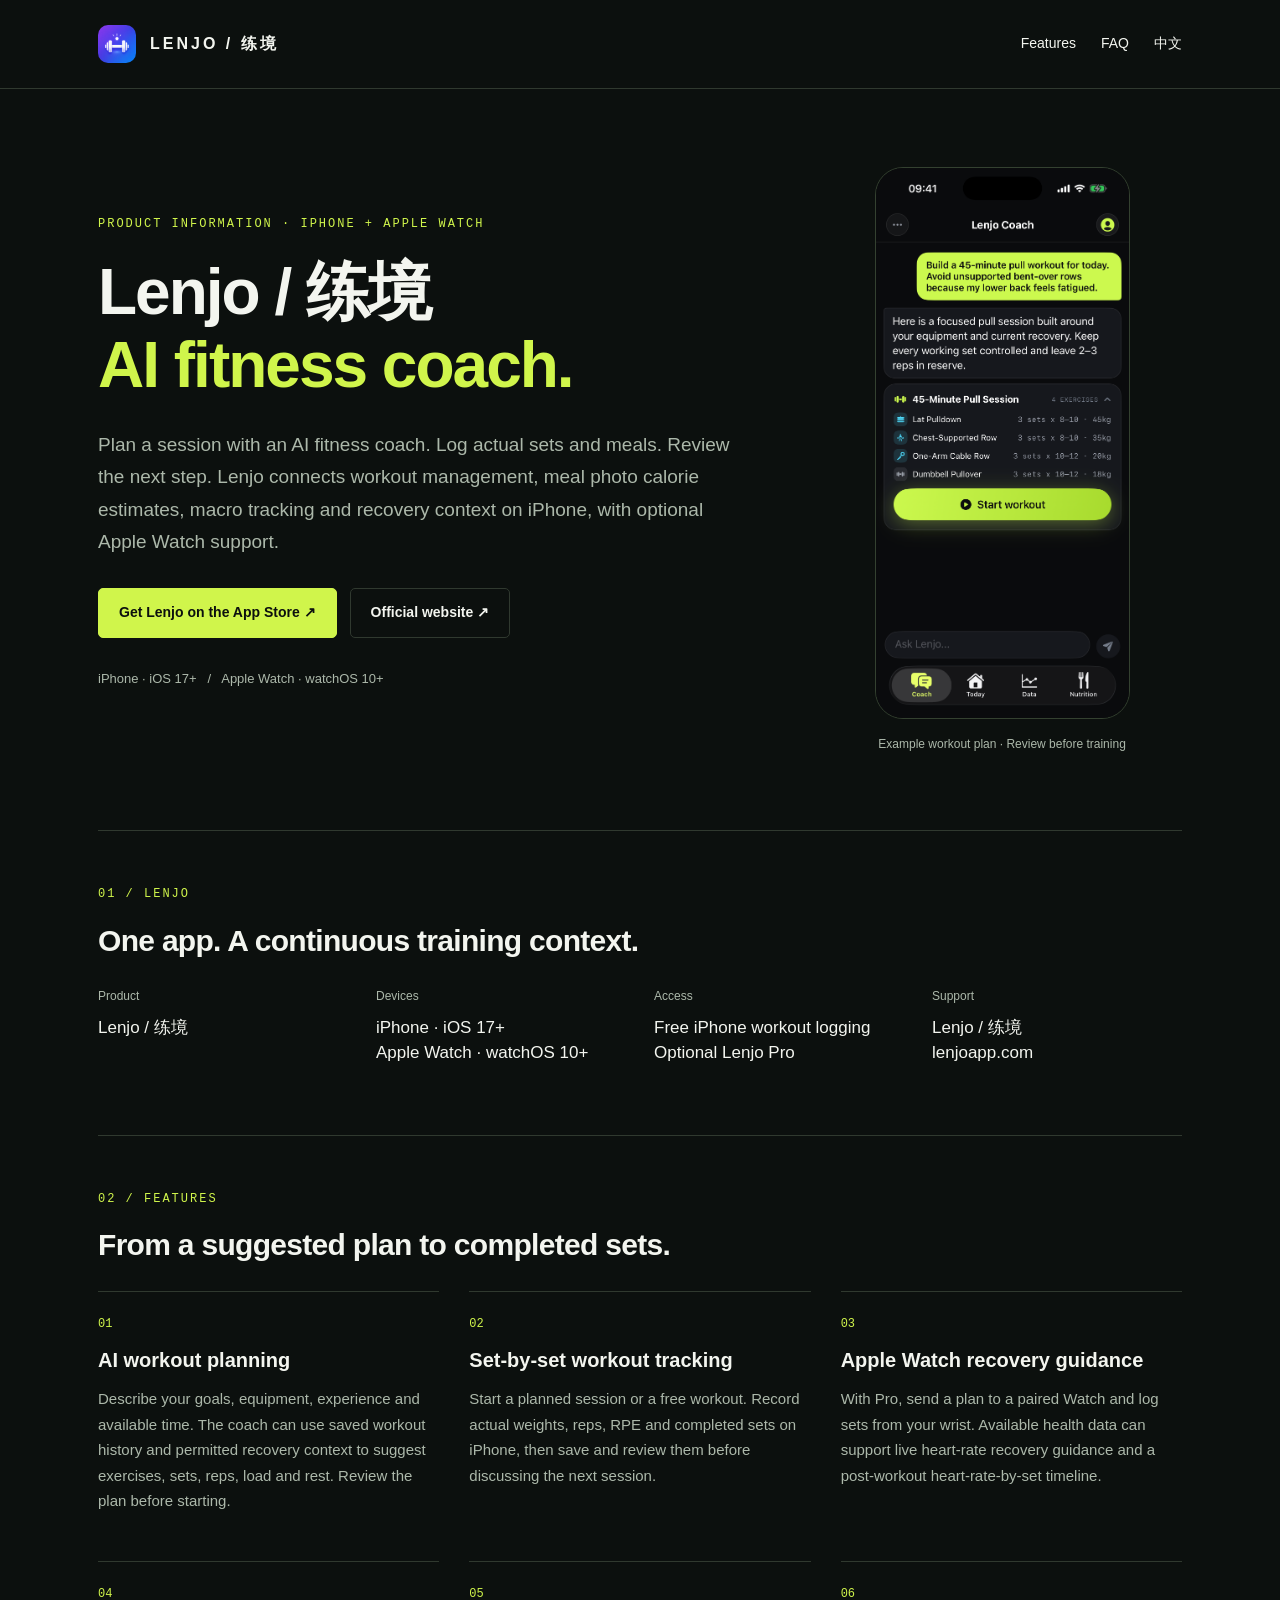
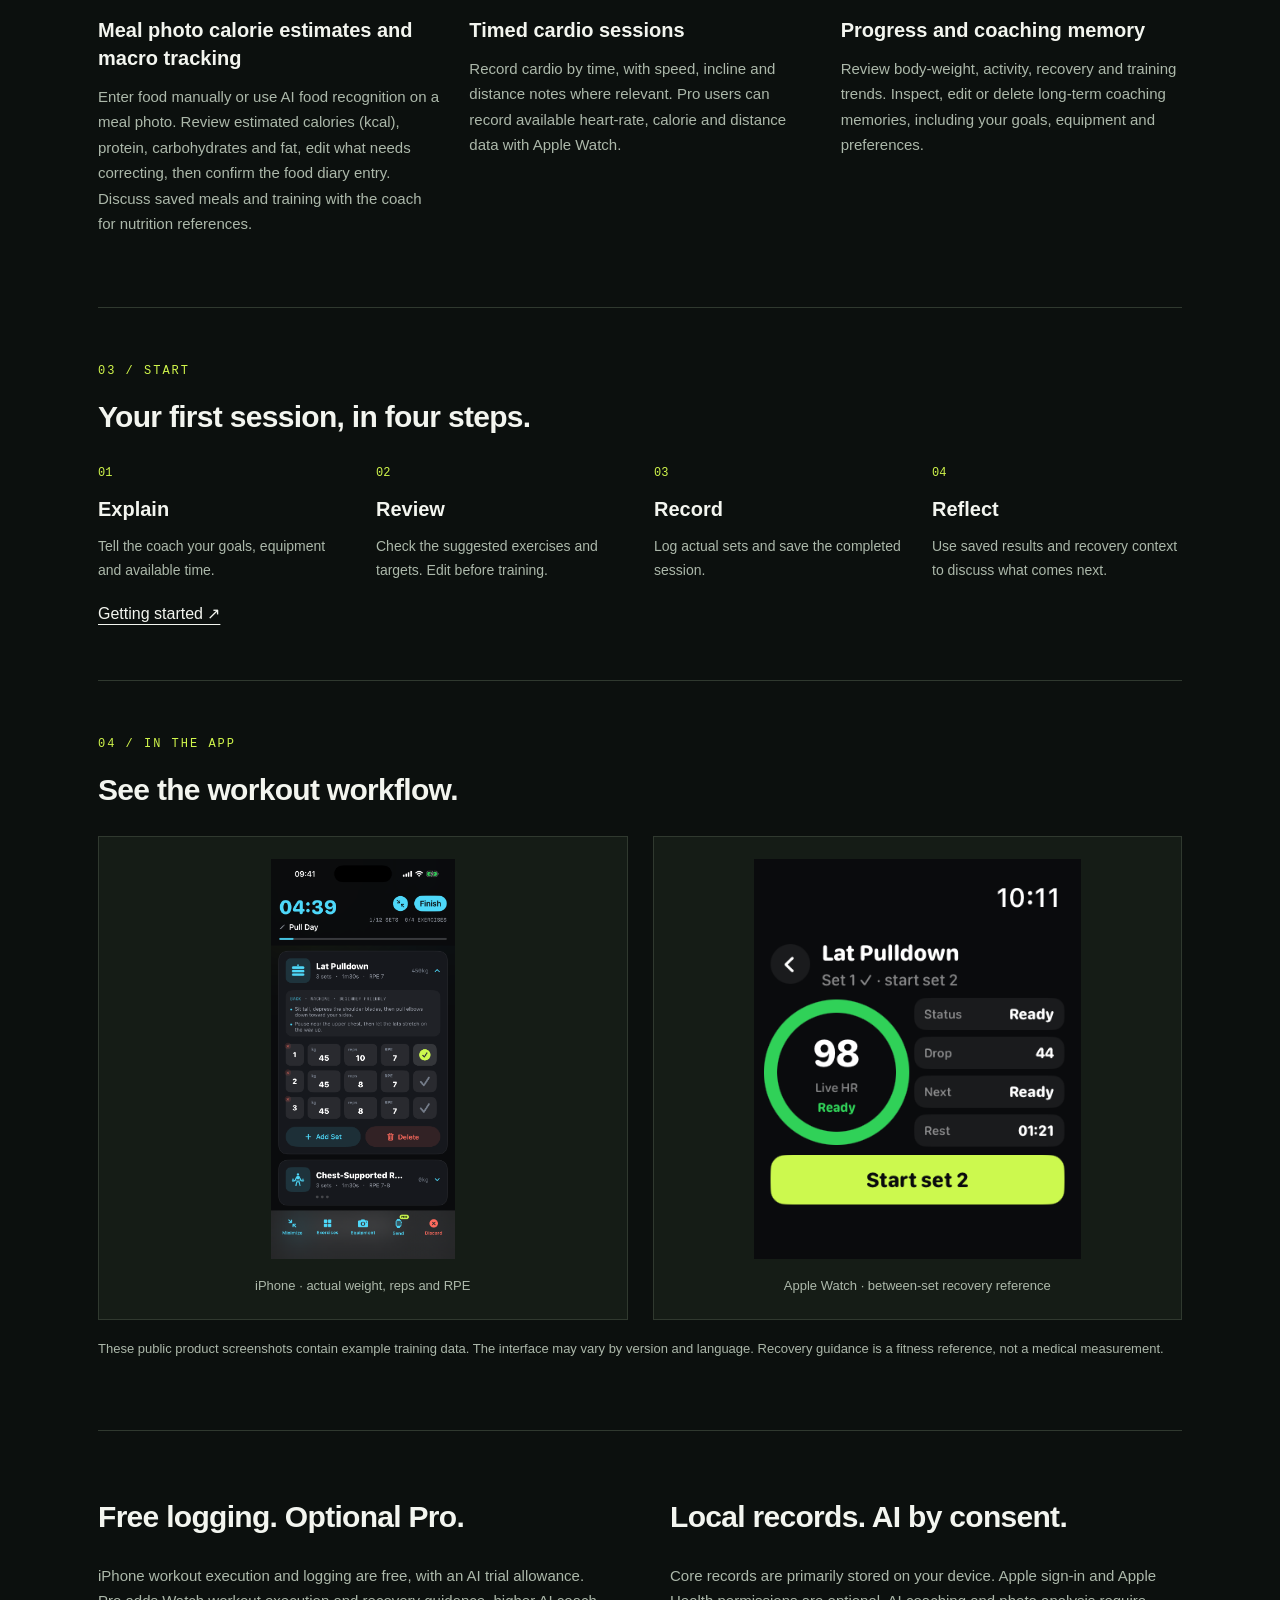
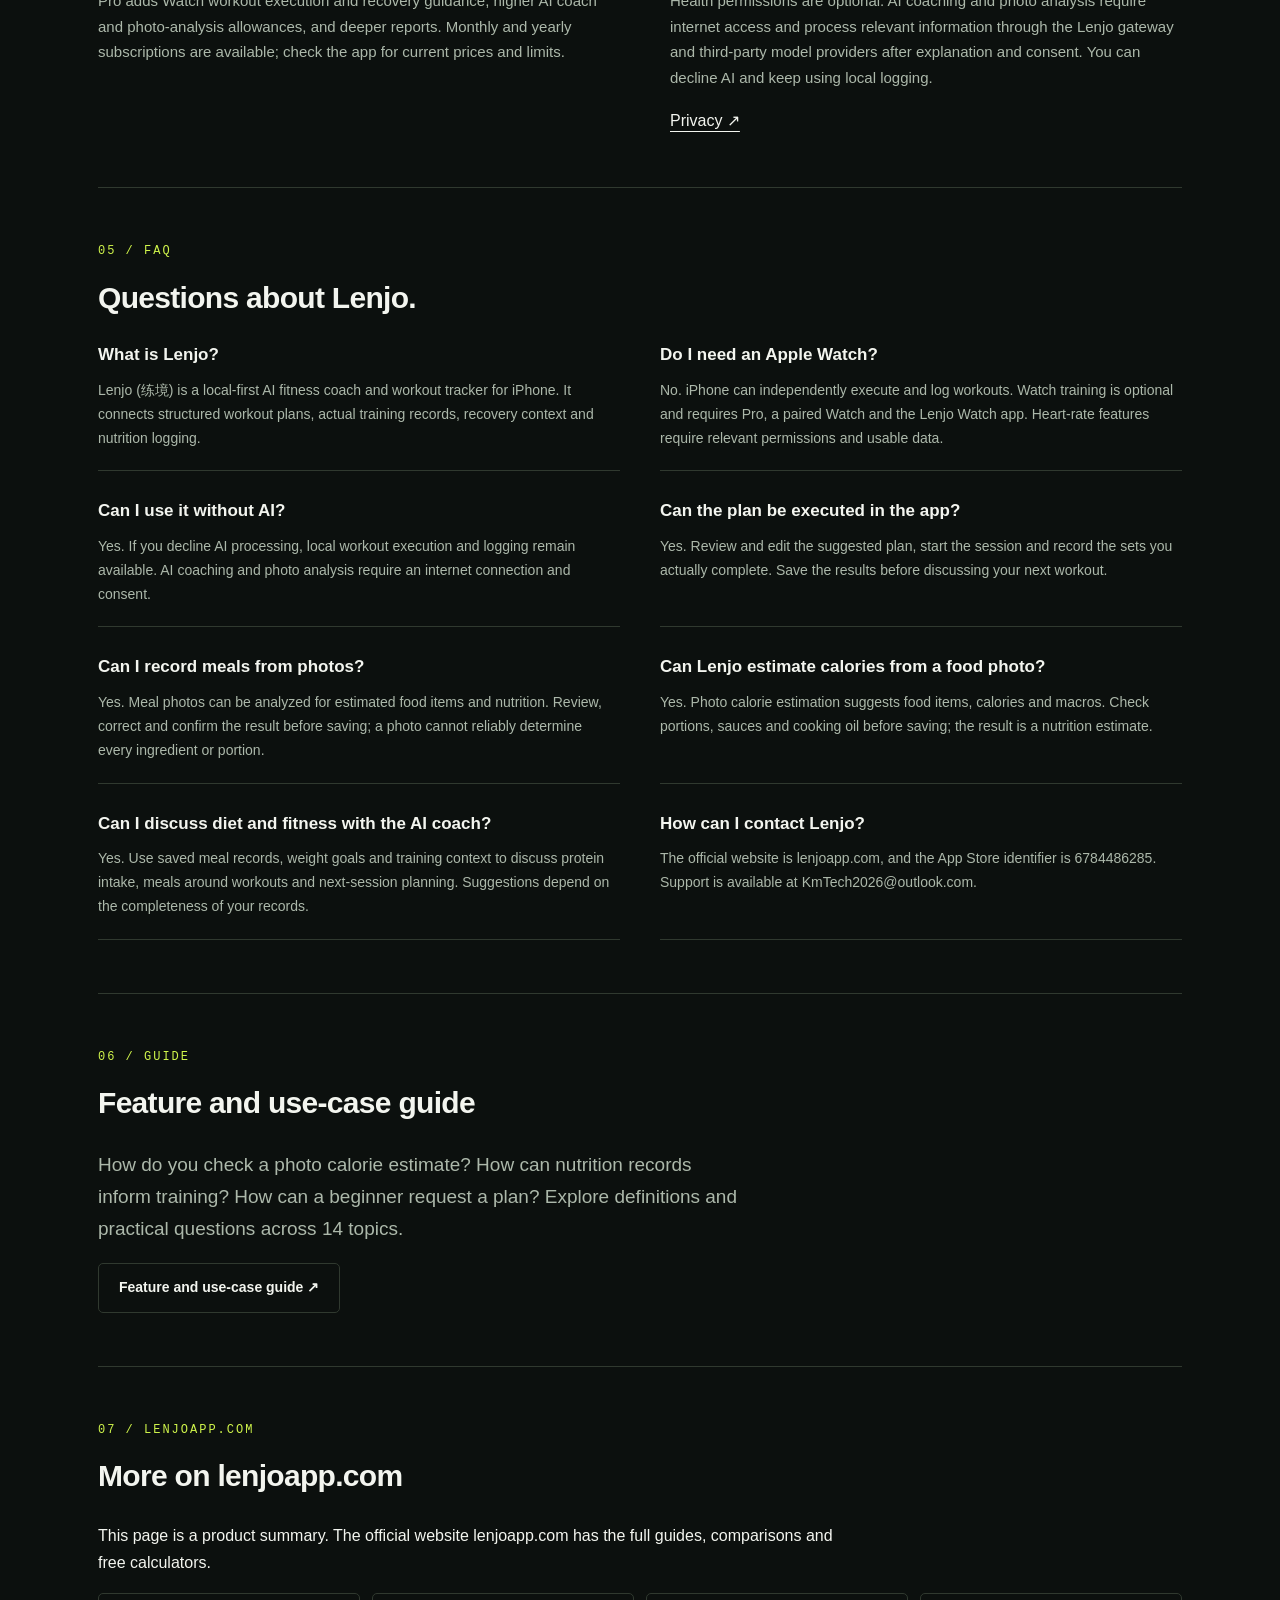
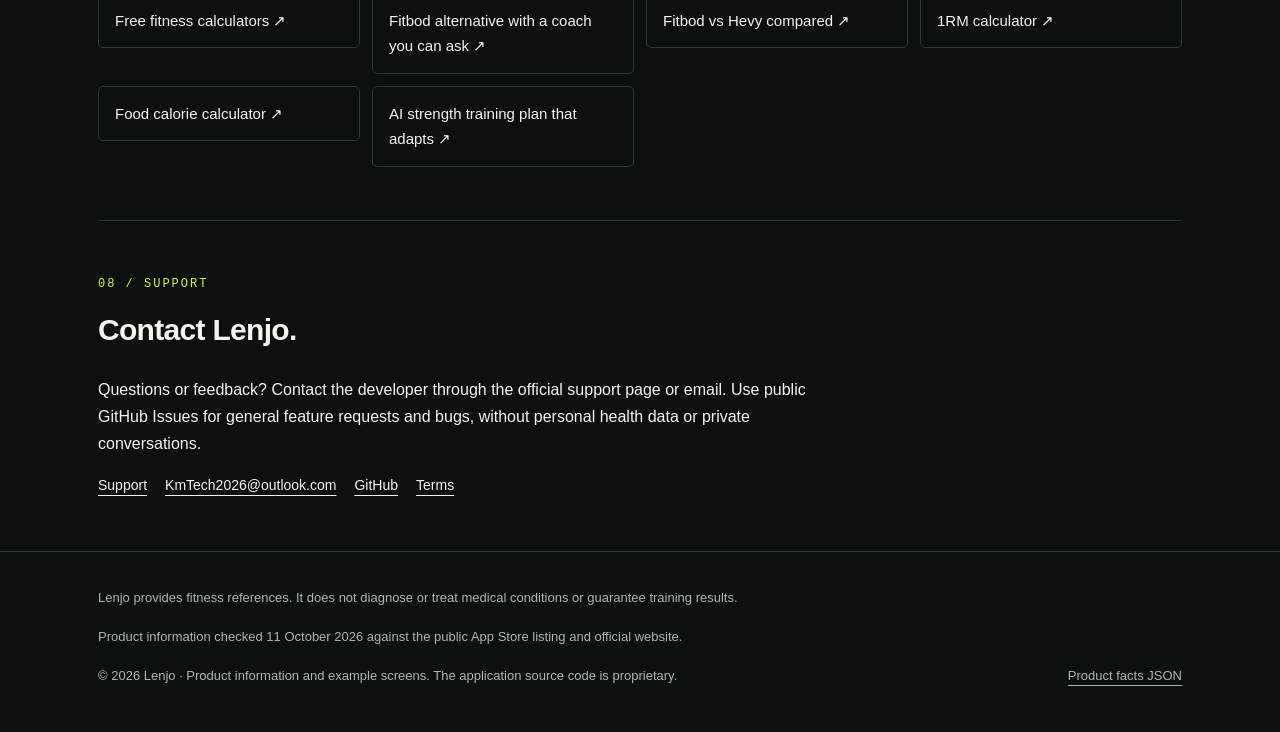
<file: index.html>
<!doctype html>
<html lang="en"><head><meta charset="utf-8"><meta name="viewport" content="width=device-width, initial-scale=1">
<title>Lenjo / 练境 — AI Fitness Coach for iPhone</title><meta name="description" content="Lenjo is an AI fitness coach, workout planner and workout tracker for iPhone, with meal photo calorie estimates, macro logging and optional Apple Watch recovery guidance."><meta name="robots" content="index,follow,max-image-preview:large">
<link rel="canonical" href="https://zhangkaiming2579-dev.github.io/lenjo-app/"><link rel="alternate" hreflang="en" href="https://zhangkaiming2579-dev.github.io/lenjo-app/"><link rel="alternate" hreflang="zh-CN" href="https://zhangkaiming2579-dev.github.io/lenjo-app/zh/"><link rel="alternate" hreflang="x-default" href="https://zhangkaiming2579-dev.github.io/lenjo-app/">
<meta property="og:type" content="website"><meta property="og:title" content="Lenjo / 练境 — AI Fitness Coach for iPhone"><meta property="og:description" content="Lenjo is an AI fitness coach, workout planner and workout tracker for iPhone, with meal photo calorie estimates, macro logging and optional Apple Watch recovery guidance."><meta property="og:url" content="https://zhangkaiming2579-dev.github.io/lenjo-app/"><meta property="og:image" content="https://zhangkaiming2579-dev.github.io/lenjo-app/assets/app-icon.png">
<meta name="twitter:card" content="summary"><meta name="theme-color" content="#0c100e"><link rel="icon" href="assets/app-icon.png"><link rel="stylesheet" href="styles.css?v=384b2c4967e7">
<script type="application/ld+json">{"@context": "https://schema.org", "@graph": [{"@type": "SoftwareApplication", "@id": "https://lenjoapp.com/#app", "name": "Lenjo", "alternateName": "练境", "applicationCategory": "HealthApplication", "operatingSystem": "iOS 17 or later; optional watchOS 10 or later", "url": "https://lenjoapp.com/", "downloadUrl": "https://apps.apple.com/app/id6784486285", "image": "https://zhangkaiming2579-dev.github.io/lenjo-app/assets/app-icon.png", "description": "Lenjo is an AI fitness coach, workout planner and workout tracker for iPhone, with meal photo calorie estimates, macro logging and optional Apple Watch recovery guidance.", "sameAs": ["https://apps.apple.com/app/id6784486285", "https://github.com/zhangkaiming2579-dev/lenjo-app"], "featureList": ["AI workout planning", "Set-by-set workout tracking", "Apple Watch recovery guidance", "Meal photo calorie estimates and macro tracking", "Timed cardio sessions", "Progress and coaching memory"]}, {"@type": "WebPage", "@id": "https://zhangkaiming2579-dev.github.io/lenjo-app/", "url": "https://zhangkaiming2579-dev.github.io/lenjo-app/", "name": "Lenjo / 练境 — AI Fitness Coach for iPhone", "inLanguage": "en", "description": "Lenjo is an AI fitness coach, workout planner and workout tracker for iPhone, with meal photo calorie estimates, macro logging and optional Apple Watch recovery guidance.", "dateModified": "2026-10-12", "about": {"@id": "https://lenjoapp.com/#app"}}]}</script></head>
<body class="en"><a class="skip" href="#content">Skip to content</a><header><nav class="wrap" aria-label="Navigation"><a class="brand" href="index.html"><img src="assets/app-icon.png" alt="Lenjo app icon" width="38" height="38">LENJO / 练境</a><div class="nav-links"><a class="optional" href="#features">Features</a><a href="#faq">FAQ</a><a href="zh/">中文</a></div></nav></header>
<main id="content" class="wrap"><section class="hero"><div><p class="eyebrow">Product information · iPhone + Apple Watch</p><h1>Lenjo / 练境<br><span>AI fitness coach.</span></h1><p class="intro">Plan a session with an AI fitness coach. Log actual sets and meals. Review the next step. Lenjo connects workout management, meal photo calorie estimates, macro tracking and recovery context on iPhone, with optional Apple Watch support.</p><div class="buttons"><a class="button primary" href="https://apps.apple.com/app/id6784486285">Get Lenjo on the App Store ↗</a><a class="button" href="https://lenjoapp.com/en/">Official website ↗</a></div><p class="note">iPhone · iOS 17+ &nbsp; / &nbsp; Apple Watch · watchOS 10+</p></div><figure><img class="screen" src="assets/coach-plan.png" width="1206" height="2622" alt="Lenjo AI coach structured workout plan example"><figcaption>Example workout plan · Review before training</figcaption></figure></section>
<section class="section"><p class="eyebrow">01 / LENJO</p><h2>One app. A continuous training context.</h2><dl class="facts"><div><dt>Product</dt><dd>Lenjo / 练境</dd></div><div><dt>Devices</dt><dd>iPhone · iOS 17+<br>Apple Watch · watchOS 10+</dd></div><div><dt>Access</dt><dd>Free iPhone workout logging<br>Optional Lenjo Pro</dd></div><div><dt>Support</dt><dd>Lenjo / 练境<br>lenjoapp.com</dd></div></dl></section>
<section id="features" class="section"><p class="eyebrow">02 / FEATURES</p><h2>From a suggested plan to completed sets.</h2><div class="features"><article class="feature"><span class="number">01</span><h3>AI workout planning</h3><p>Describe your goals, equipment, experience and available time. The coach can use saved workout history and permitted recovery context to suggest exercises, sets, reps, load and rest. Review the plan before starting.</p></article><article class="feature"><span class="number">02</span><h3>Set-by-set workout tracking</h3><p>Start a planned session or a free workout. Record actual weights, reps, RPE and completed sets on iPhone, then save and review them before discussing the next session.</p></article><article class="feature"><span class="number">03</span><h3>Apple Watch recovery guidance</h3><p>With Pro, send a plan to a paired Watch and log sets from your wrist. Available health data can support live heart-rate recovery guidance and a post-workout heart-rate-by-set timeline.</p></article><article class="feature"><span class="number">04</span><h3>Meal photo calorie estimates and macro tracking</h3><p>Enter food manually or use AI food recognition on a meal photo. Review estimated calories (kcal), protein, carbohydrates and fat, edit what needs correcting, then confirm the food diary entry. Discuss saved meals and training with the coach for nutrition references.</p></article><article class="feature"><span class="number">05</span><h3>Timed cardio sessions</h3><p>Record cardio by time, with speed, incline and distance notes where relevant. Pro users can record available heart-rate, calorie and distance data with Apple Watch.</p></article><article class="feature"><span class="number">06</span><h3>Progress and coaching memory</h3><p>Review body-weight, activity, recovery and training trends. Inspect, edit or delete long-term coaching memories, including your goals, equipment and preferences.</p></article></div></section>
<section class="section"><p class="eyebrow">03 / START</p><h2>Your first session, in four steps.</h2><div class="flow"><article><span class="number">01</span><h3>Explain</h3><p>Tell the coach your goals, equipment and available time.</p></article><article><span class="number">02</span><h3>Review</h3><p>Check the suggested exercises and targets. Edit before training.</p></article><article><span class="number">03</span><h3>Record</h3><p>Log actual sets and save the completed session.</p></article><article><span class="number">04</span><h3>Reflect</h3><p>Use saved results and recovery context to discuss what comes next.</p></article></div><a href="https://github.com/zhangkaiming2579-dev/lenjo-app/blob/main/docs/getting-started.md">Getting started ↗</a></section>
<section class="section"><p class="eyebrow">04 / IN THE APP</p><h2>See the workout workflow.</h2><div class="screens"><figure><img loading="lazy" src="assets/workout-log.png" alt="Lenjo iPhone workout log: actual weight, reps and RPE" width="1206" height="2622"><figcaption>iPhone · actual weight, reps and RPE</figcaption></figure><figure><img loading="lazy" src="assets/watch-ready.png" alt="Lenjo Apple Watch between-set recovery guidance" width="416" height="496"><figcaption>Apple Watch · between-set recovery reference</figcaption></figure></div><p class="note" style="margin-top:18px">These public product screenshots contain example training data. The interface may vary by version and language. Recovery guidance is a fitness reference, not a medical measurement.</p></section>
<section class="section two-col"><article><h2>Free logging. Optional Pro.</h2><p>iPhone workout execution and logging are free, with an AI trial allowance. Pro adds Watch workout execution and recovery guidance, higher AI coach and photo-analysis allowances, and deeper reports. Monthly and yearly subscriptions are available; check the app for current prices and limits.</p></article><article><h2>Local records. AI by consent.</h2><p>Core records are primarily stored on your device. Apple sign-in and Apple Health permissions are optional. AI coaching and photo analysis require internet access and process relevant information through the Lenjo gateway and third-party model providers after explanation and consent. You can decline AI and keep using local logging.</p><a href="https://lenjoapp.com/privacy.html">Privacy ↗</a></article></section>
<section id="faq" class="section"><p class="eyebrow">05 / FAQ</p><h2>Questions about Lenjo.</h2><div class="faq"><article><h3>What is Lenjo?</h3><p>Lenjo (练境) is a local-first AI fitness coach and workout tracker for iPhone. It connects structured workout plans, actual training records, recovery context and nutrition logging.</p></article><article><h3>Do I need an Apple Watch?</h3><p>No. iPhone can independently execute and log workouts. Watch training is optional and requires Pro, a paired Watch and the Lenjo Watch app. Heart-rate features require relevant permissions and usable data.</p></article><article><h3>Can I use it without AI?</h3><p>Yes. If you decline AI processing, local workout execution and logging remain available. AI coaching and photo analysis require an internet connection and consent.</p></article><article><h3>Can the plan be executed in the app?</h3><p>Yes. Review and edit the suggested plan, start the session and record the sets you actually complete. Save the results before discussing your next workout.</p></article><article><h3>Can I record meals from photos?</h3><p>Yes. Meal photos can be analyzed for estimated food items and nutrition. Review, correct and confirm the result before saving; a photo cannot reliably determine every ingredient or portion.</p></article><article><h3>Can Lenjo estimate calories from a food photo?</h3><p>Yes. Photo calorie estimation suggests food items, calories and macros. Check portions, sauces and cooking oil before saving; the result is a nutrition estimate.</p></article><article><h3>Can I discuss diet and fitness with the AI coach?</h3><p>Yes. Use saved meal records, weight goals and training context to discuss protein intake, meals around workouts and next-session planning. Suggestions depend on the completeness of your records.</p></article><article><h3>How can I contact Lenjo?</h3><p>The official website is lenjoapp.com, and the App Store identifier is 6784486285. Support is available at KmTech2026@outlook.com.</p></article></div></section>
<section class="section"><p class="eyebrow">06 / GUIDE</p><h2>Feature and use-case guide</h2><p class="intro">How do you check a photo calorie estimate? How can nutrition records inform training? How can a beginner request a plan? Explore definitions and practical questions across 14 topics.</p><a class="button" href="guide/">Feature and use-case guide ↗</a></section>
<section class="section"><p class="eyebrow">07 / LENJOAPP.COM</p><h2>More on lenjoapp.com</h2><p style="max-width:750px">This page is a product summary. The official website lenjoapp.com has the full guides, comparisons and free calculators.</p><ul class="official-links"><li><a href="https://lenjoapp.com/en/tools/">Free fitness calculators ↗</a></li><li><a href="https://lenjoapp.com/en/fitbod-alternative/">Fitbod alternative with a coach you can ask ↗</a></li><li><a href="https://lenjoapp.com/en/compare/fitbod-vs-hevy/">Fitbod vs Hevy compared ↗</a></li><li><a href="https://lenjoapp.com/en/tools/one-rep-max/">1RM calculator ↗</a></li><li><a href="https://lenjoapp.com/en/tools/food-calories/">Food calorie calculator ↗</a></li><li><a href="https://lenjoapp.com/en/guides/ai-strength-training-plan/">AI strength training plan that adapts ↗</a></li></ul></section>
<section class="section"><p class="eyebrow">08 / SUPPORT</p><h2>Contact Lenjo.</h2><p style="max-width:750px">Questions or feedback? Contact the developer through the official support page or email. Use public GitHub Issues for general feature requests and bugs, without personal health data or private conversations.</p><div class="links"><a href="https://lenjoapp.com/support.html">Support</a><a href="mailto:KmTech2026@outlook.com">KmTech2026@outlook.com</a><a href="https://github.com/zhangkaiming2579-dev/lenjo-app">GitHub</a><a href="https://lenjoapp.com/terms.html">Terms</a></div></section>
</main><footer><div class="wrap"><p>Lenjo provides fitness references. It does not diagnose or treat medical conditions or guarantee training results.</p><p>Product information checked 11 October 2026 against the public App Store listing and official website.</p><div class="footer-row"><span>© 2026 Lenjo · Product information and example screens. The application source code is proprietary.</span><a href="product.json">Product facts JSON</a></div></div></footer></body></html>
</file>
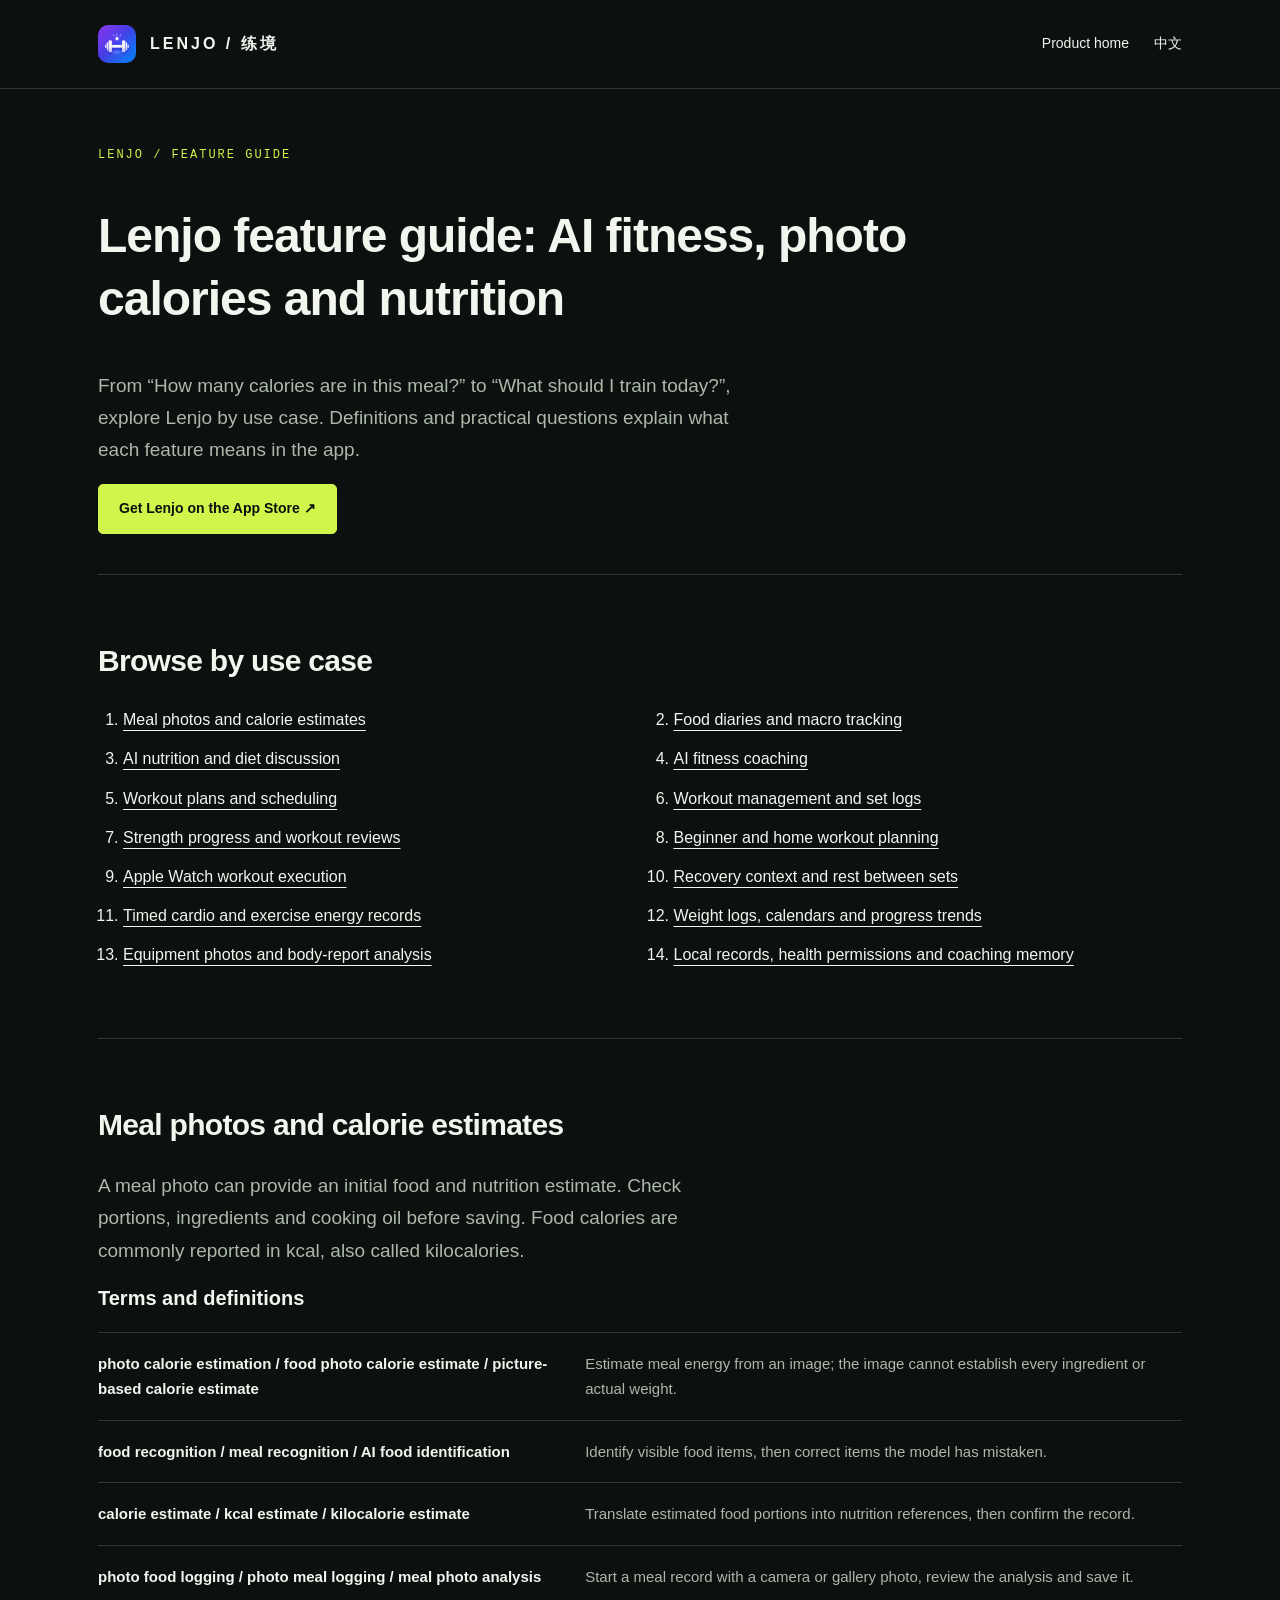
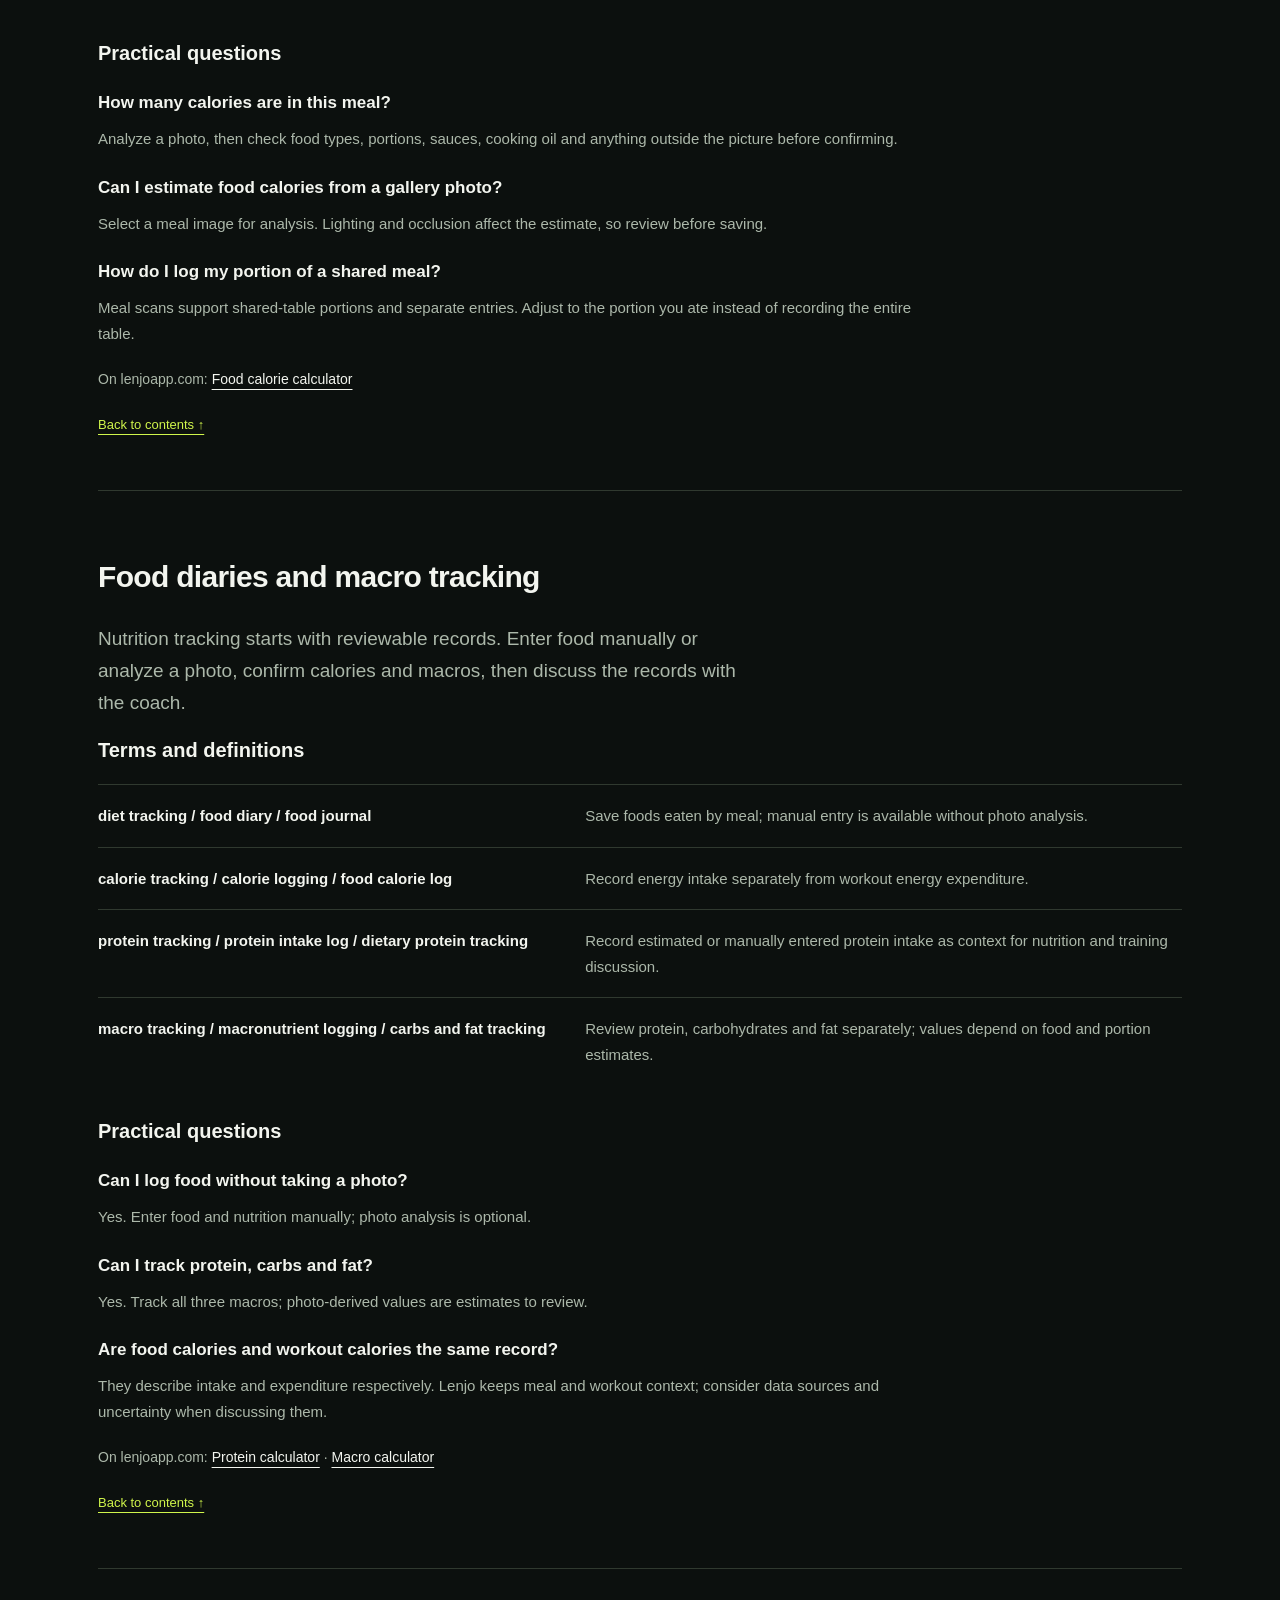
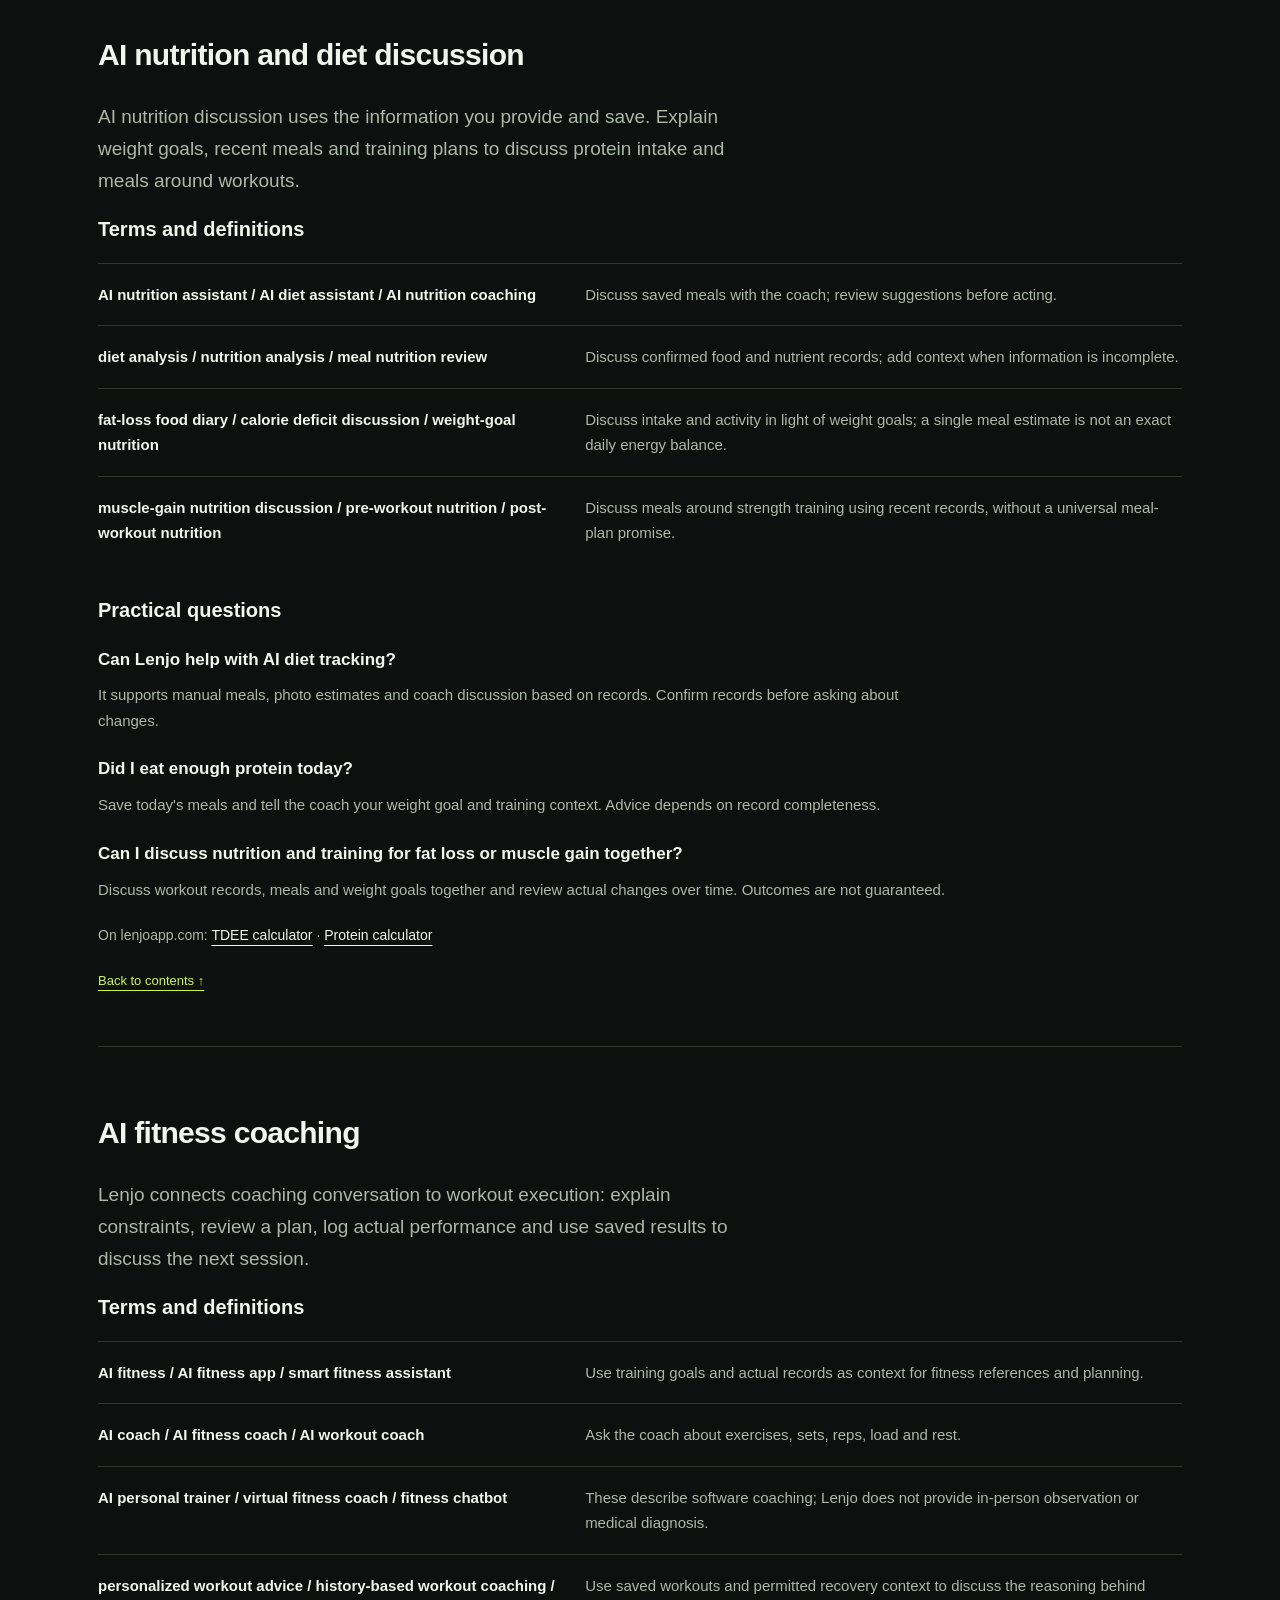
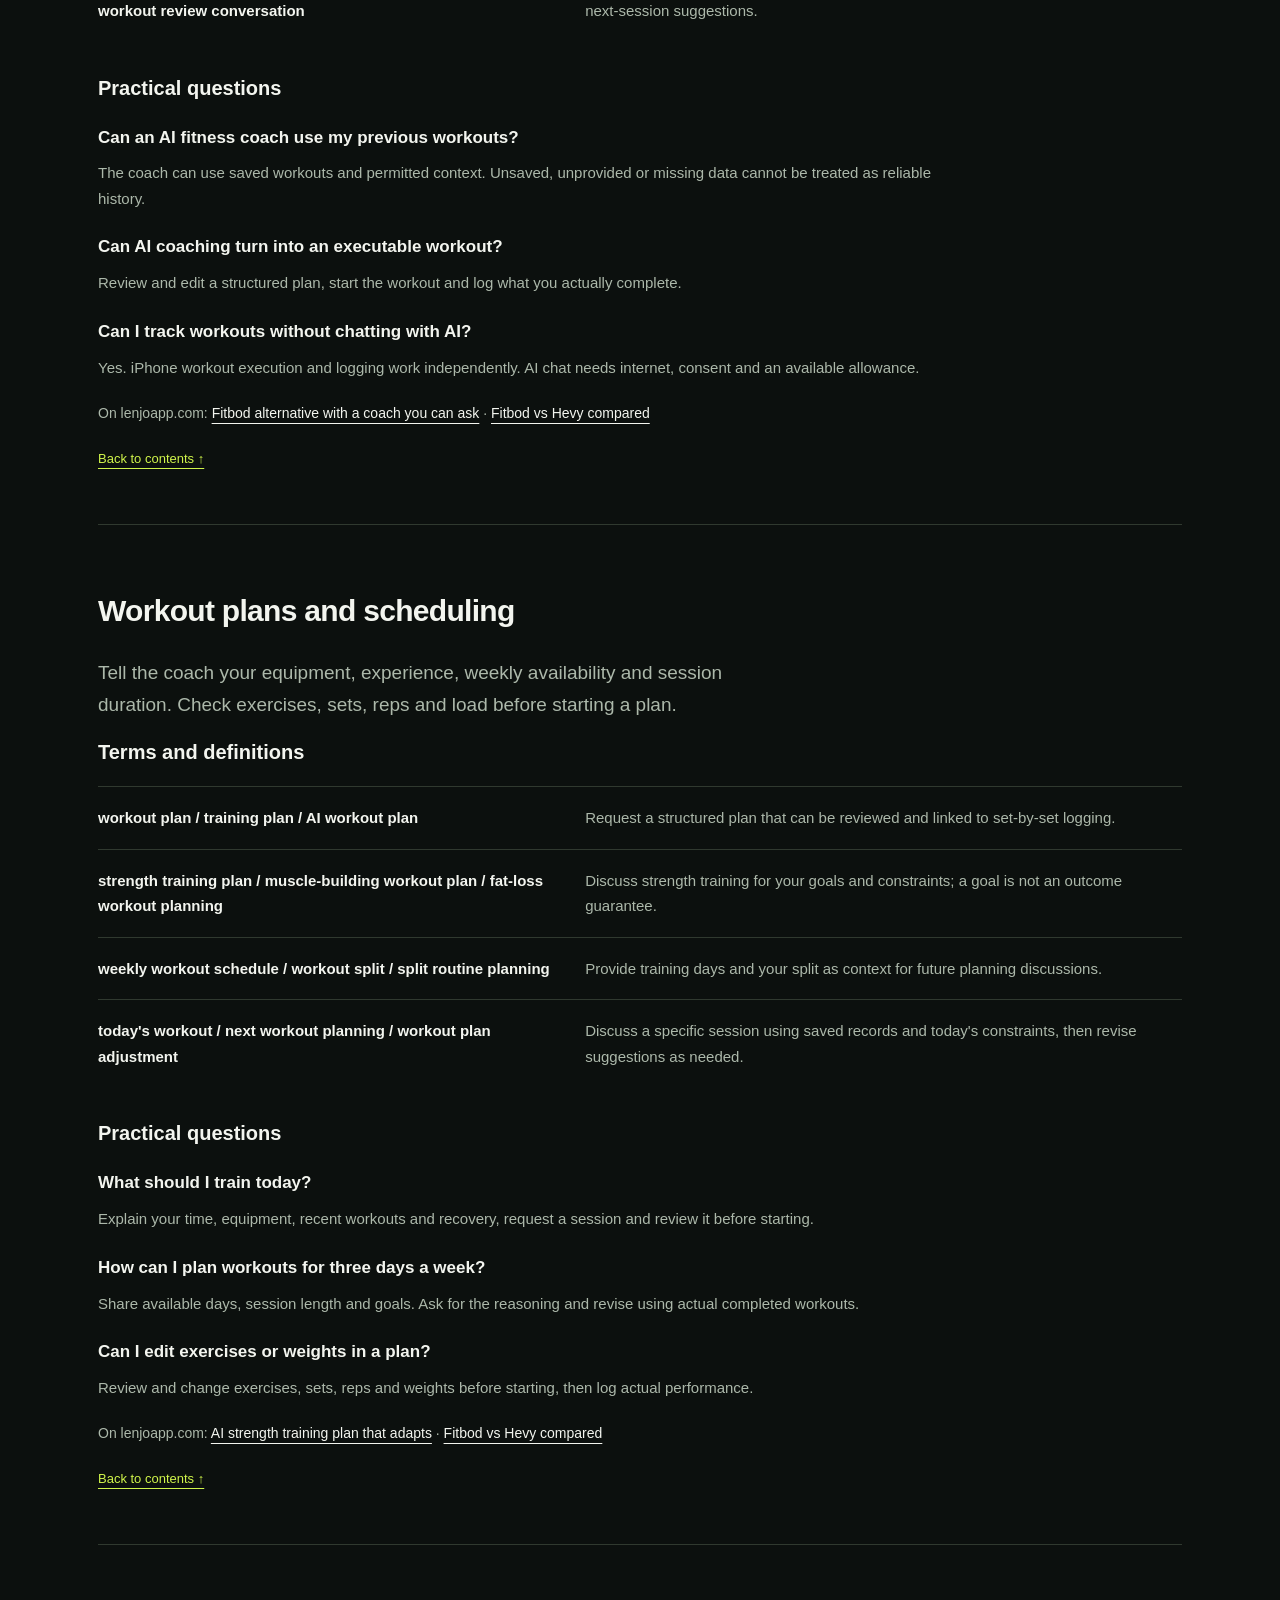
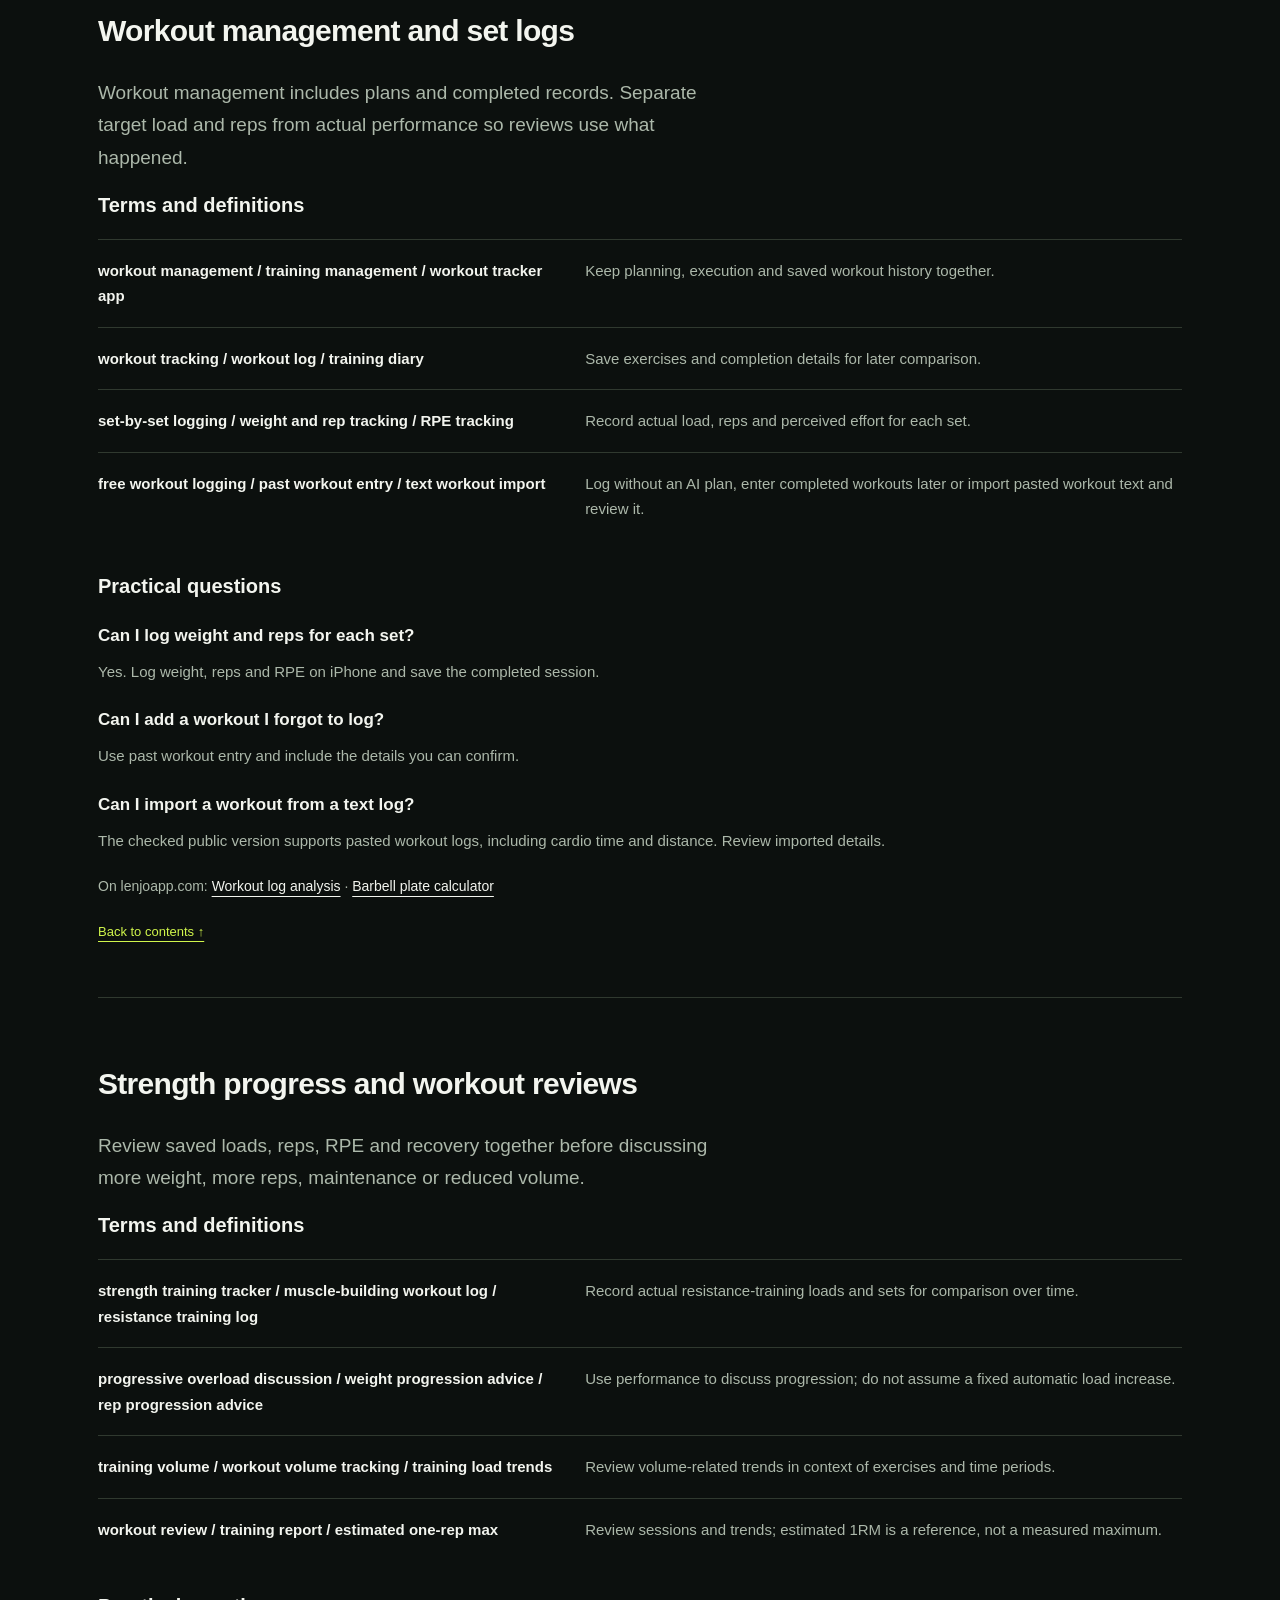
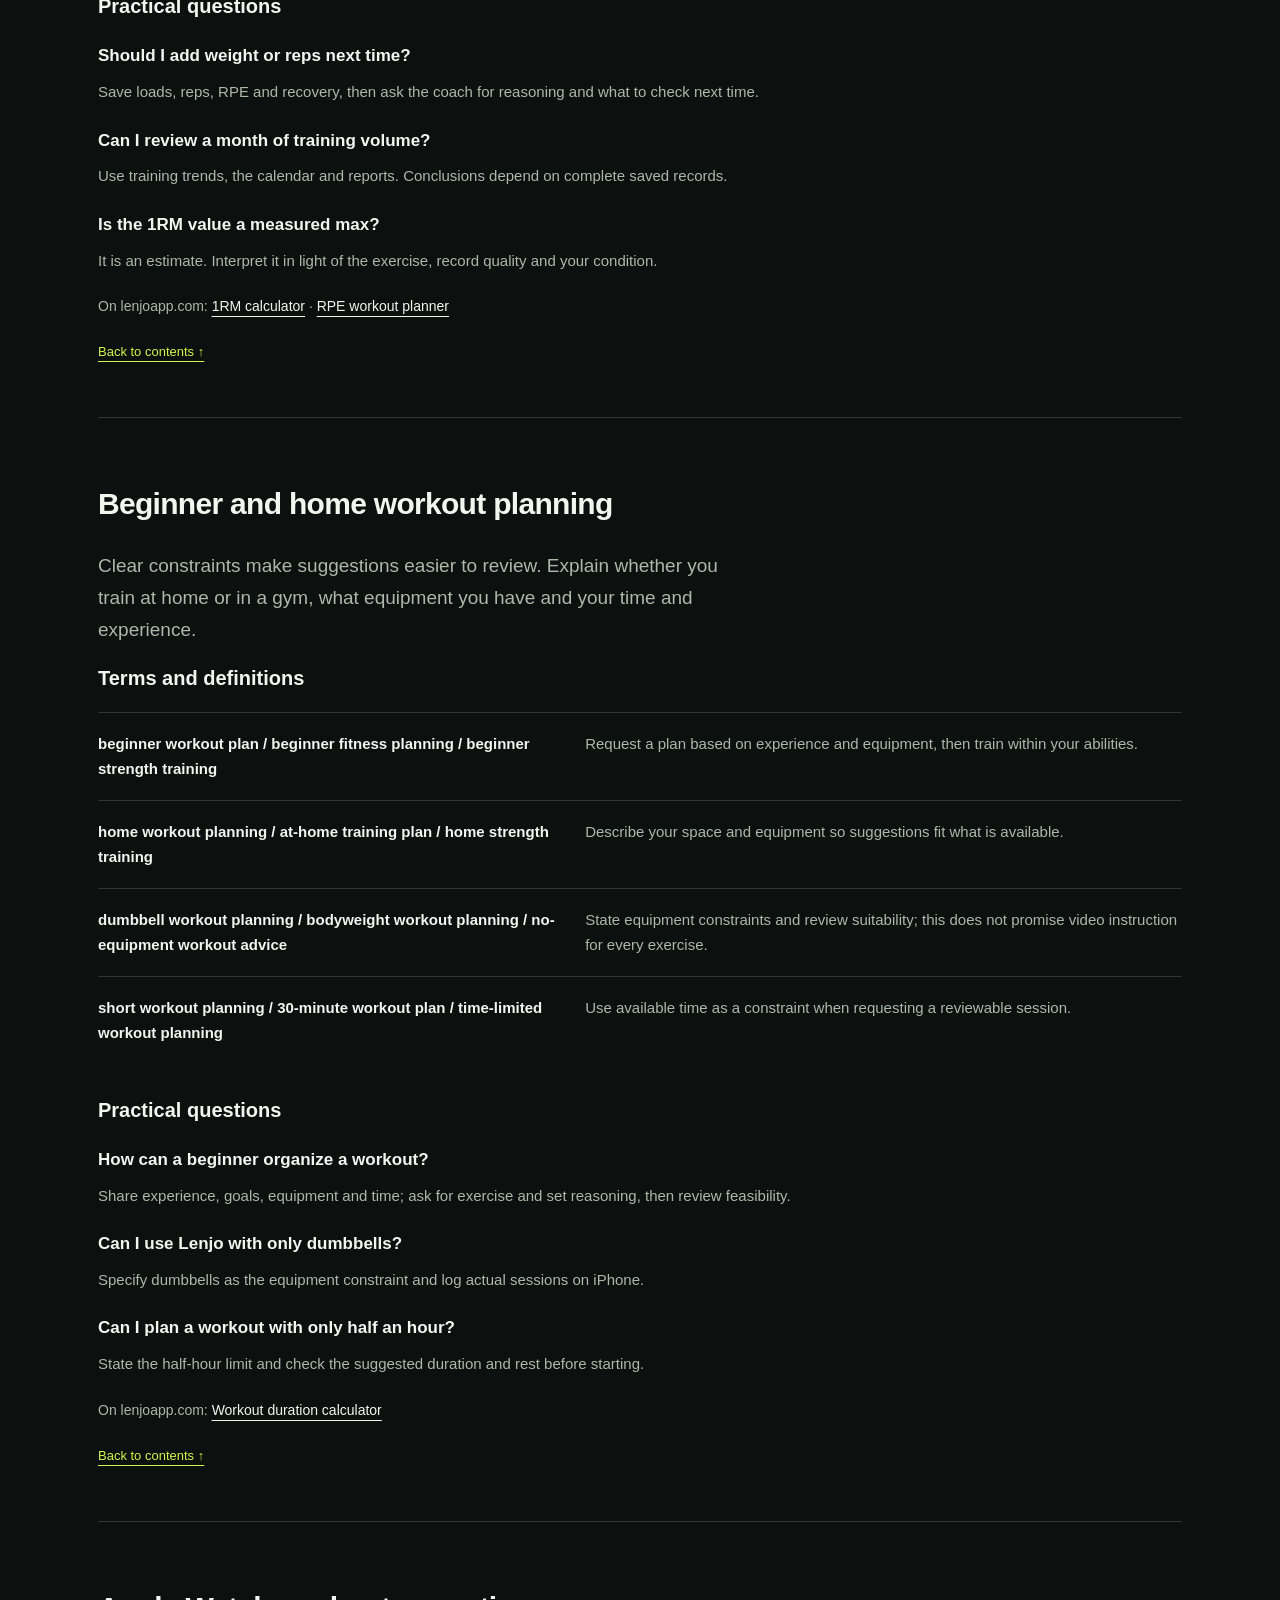
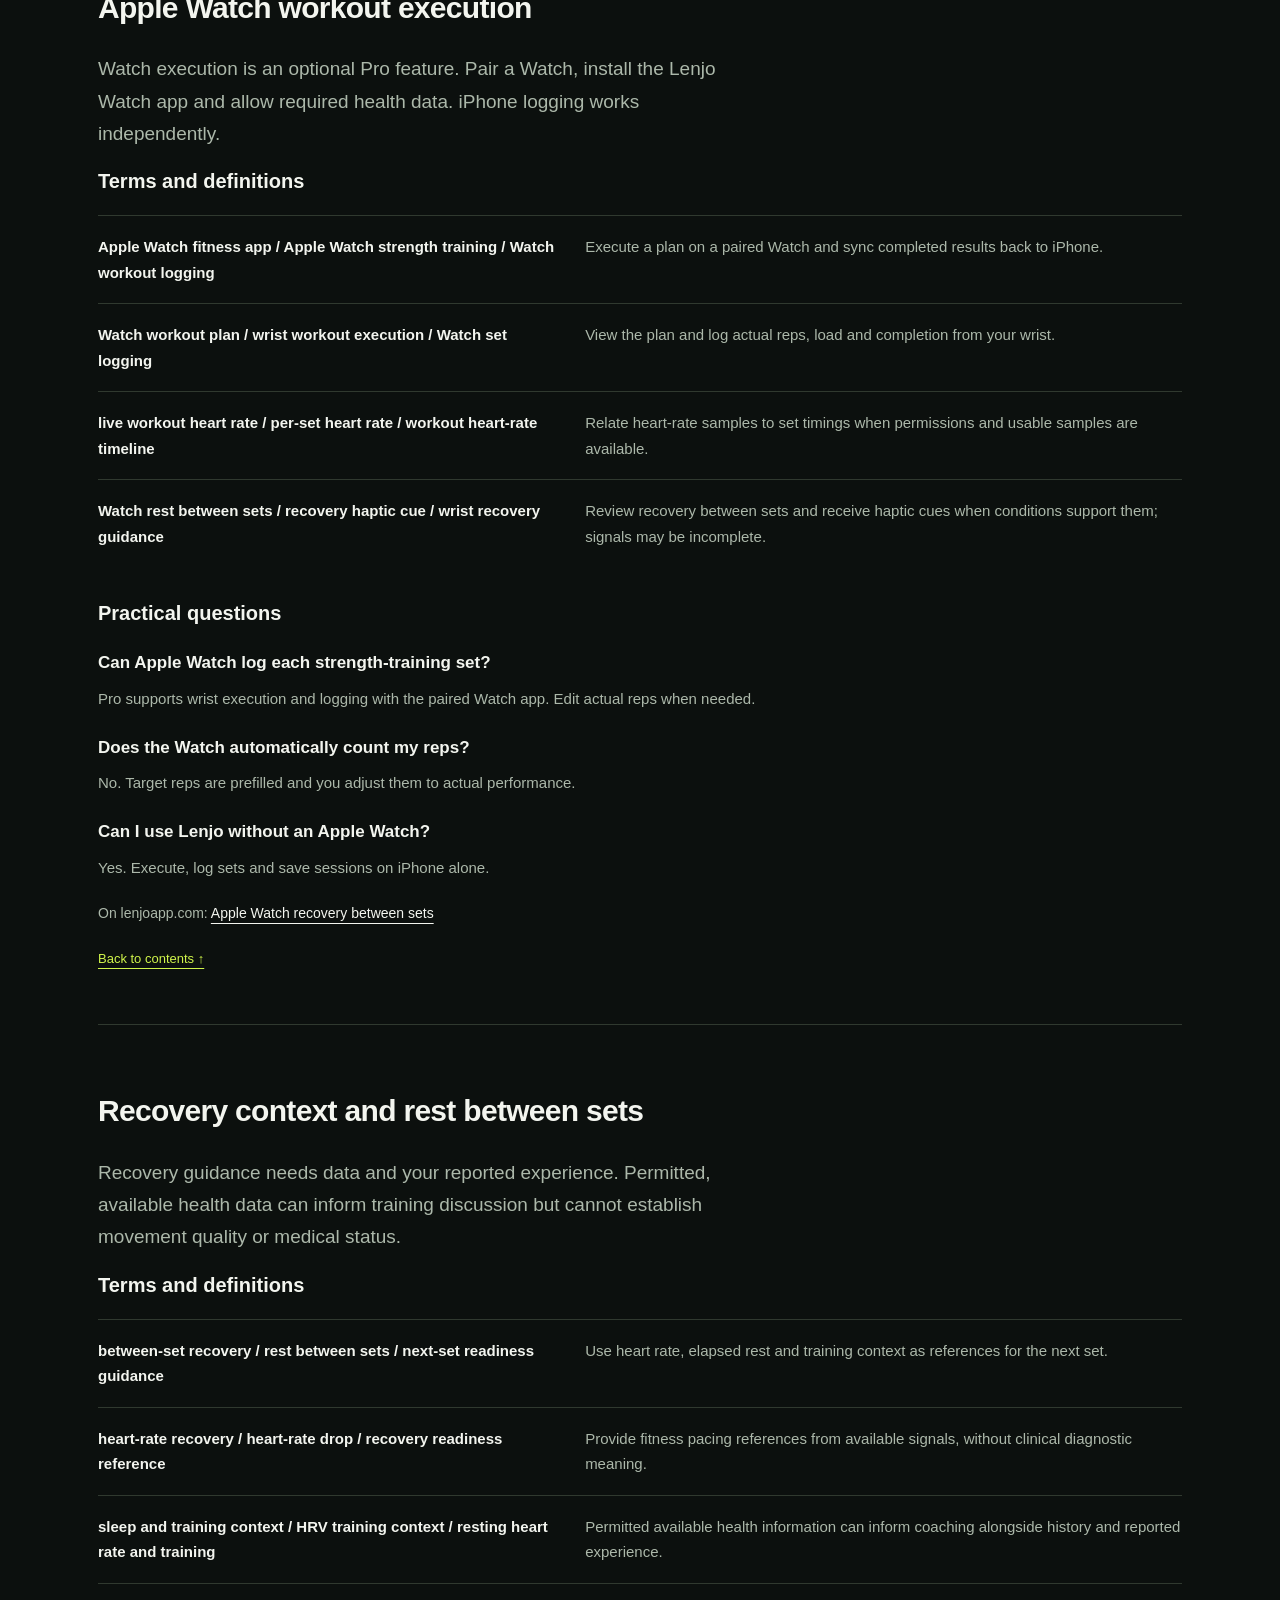
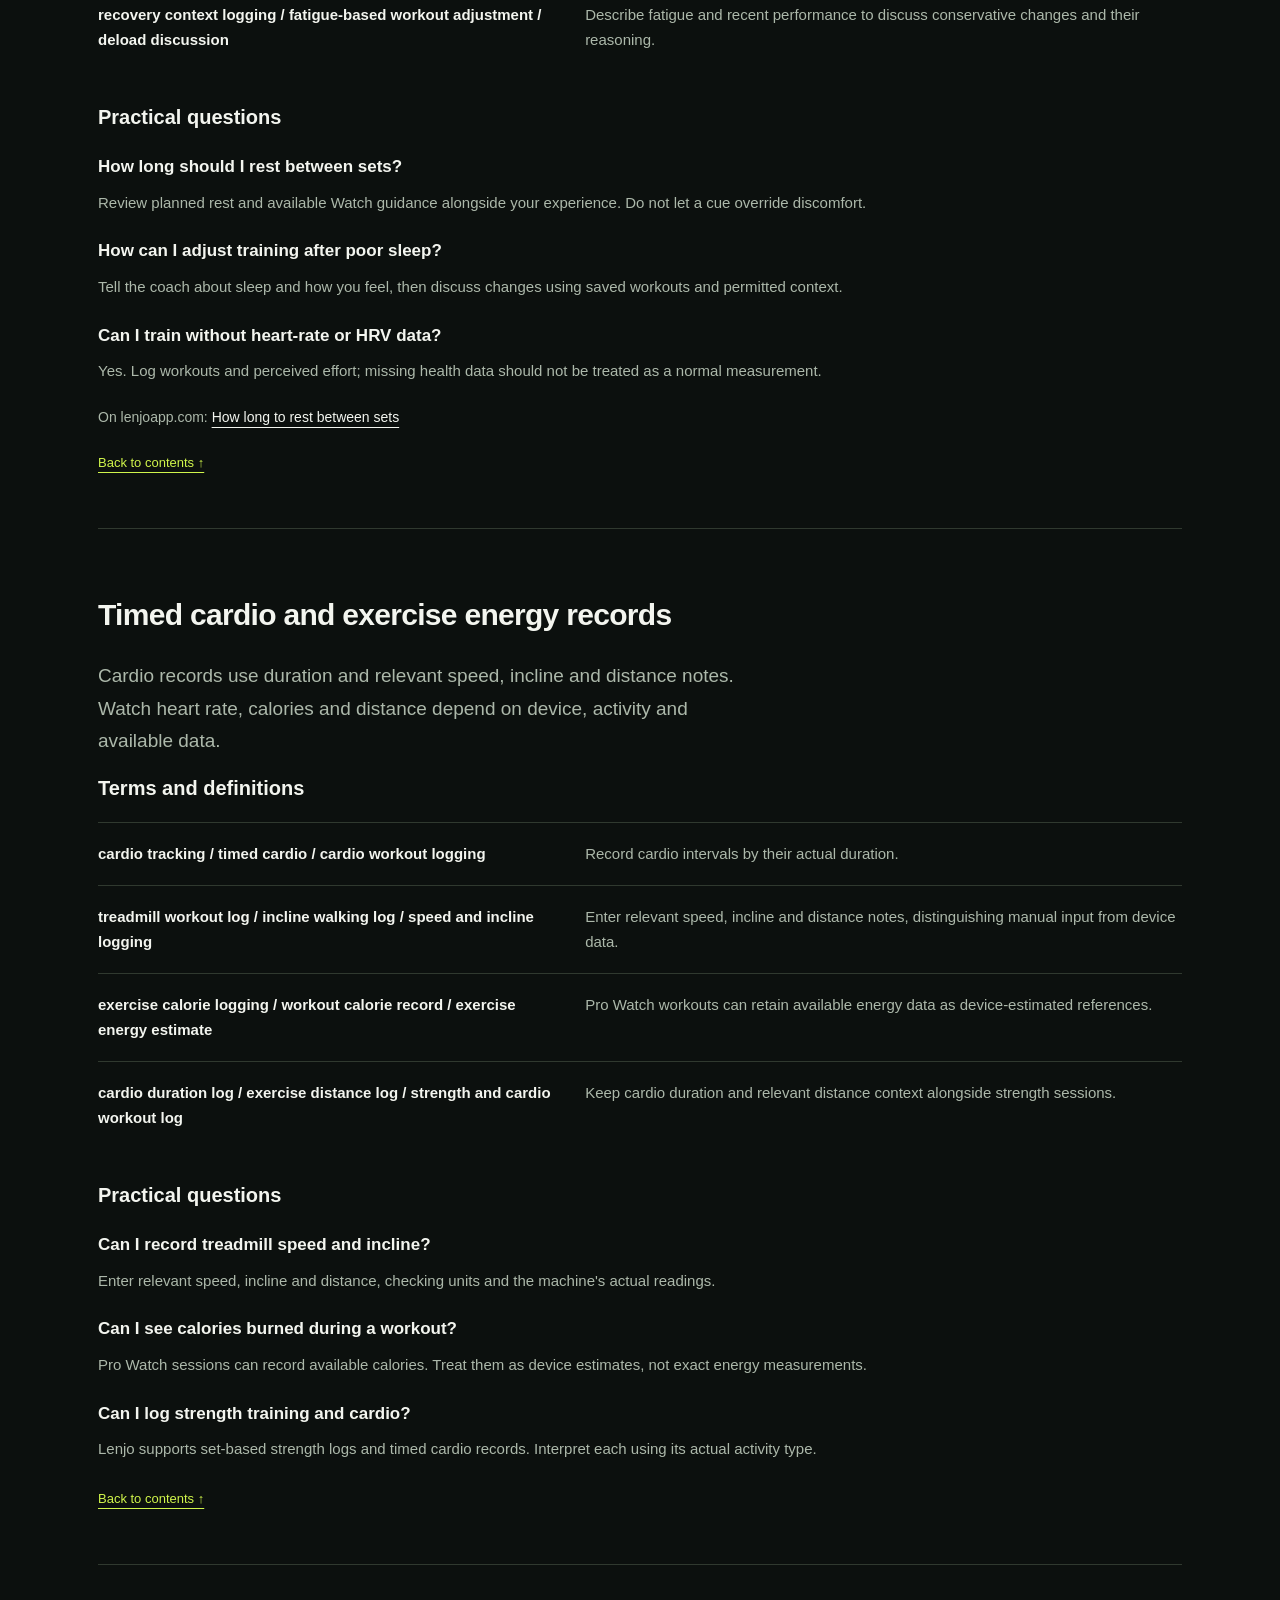
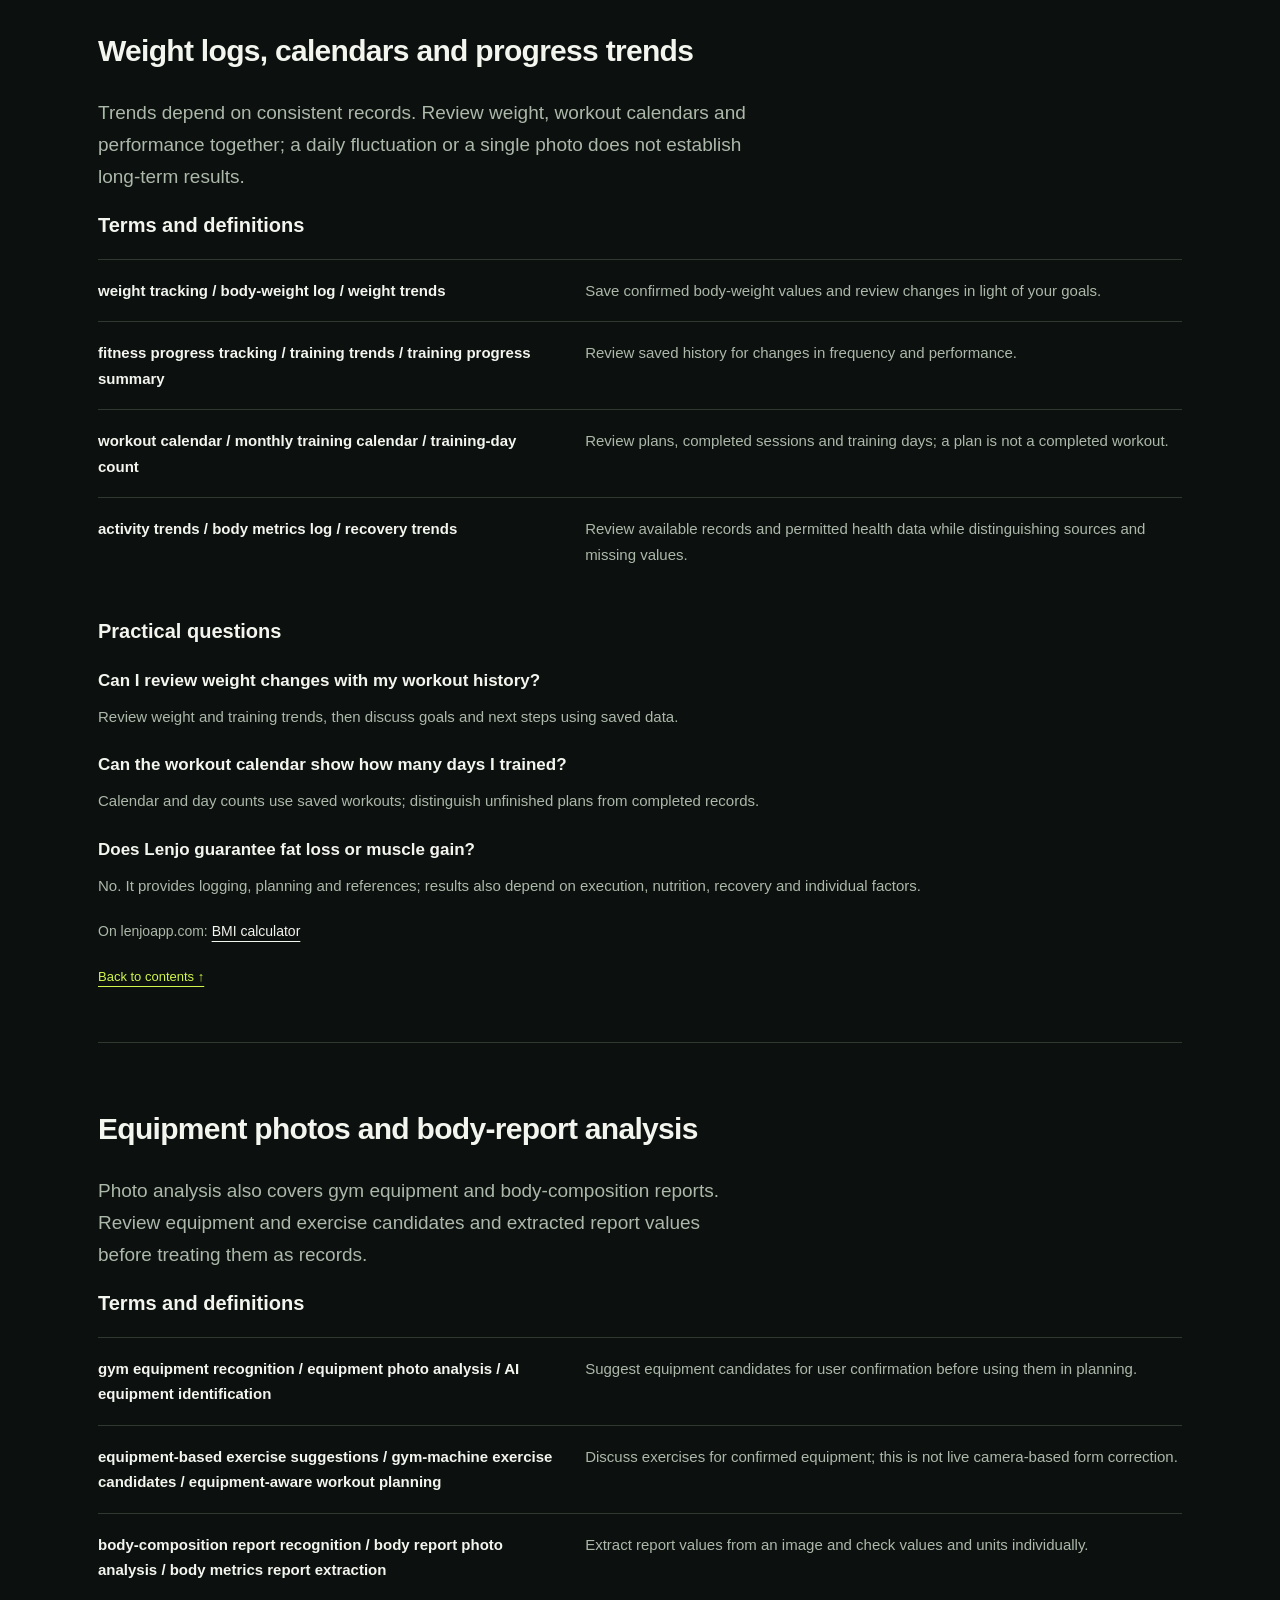
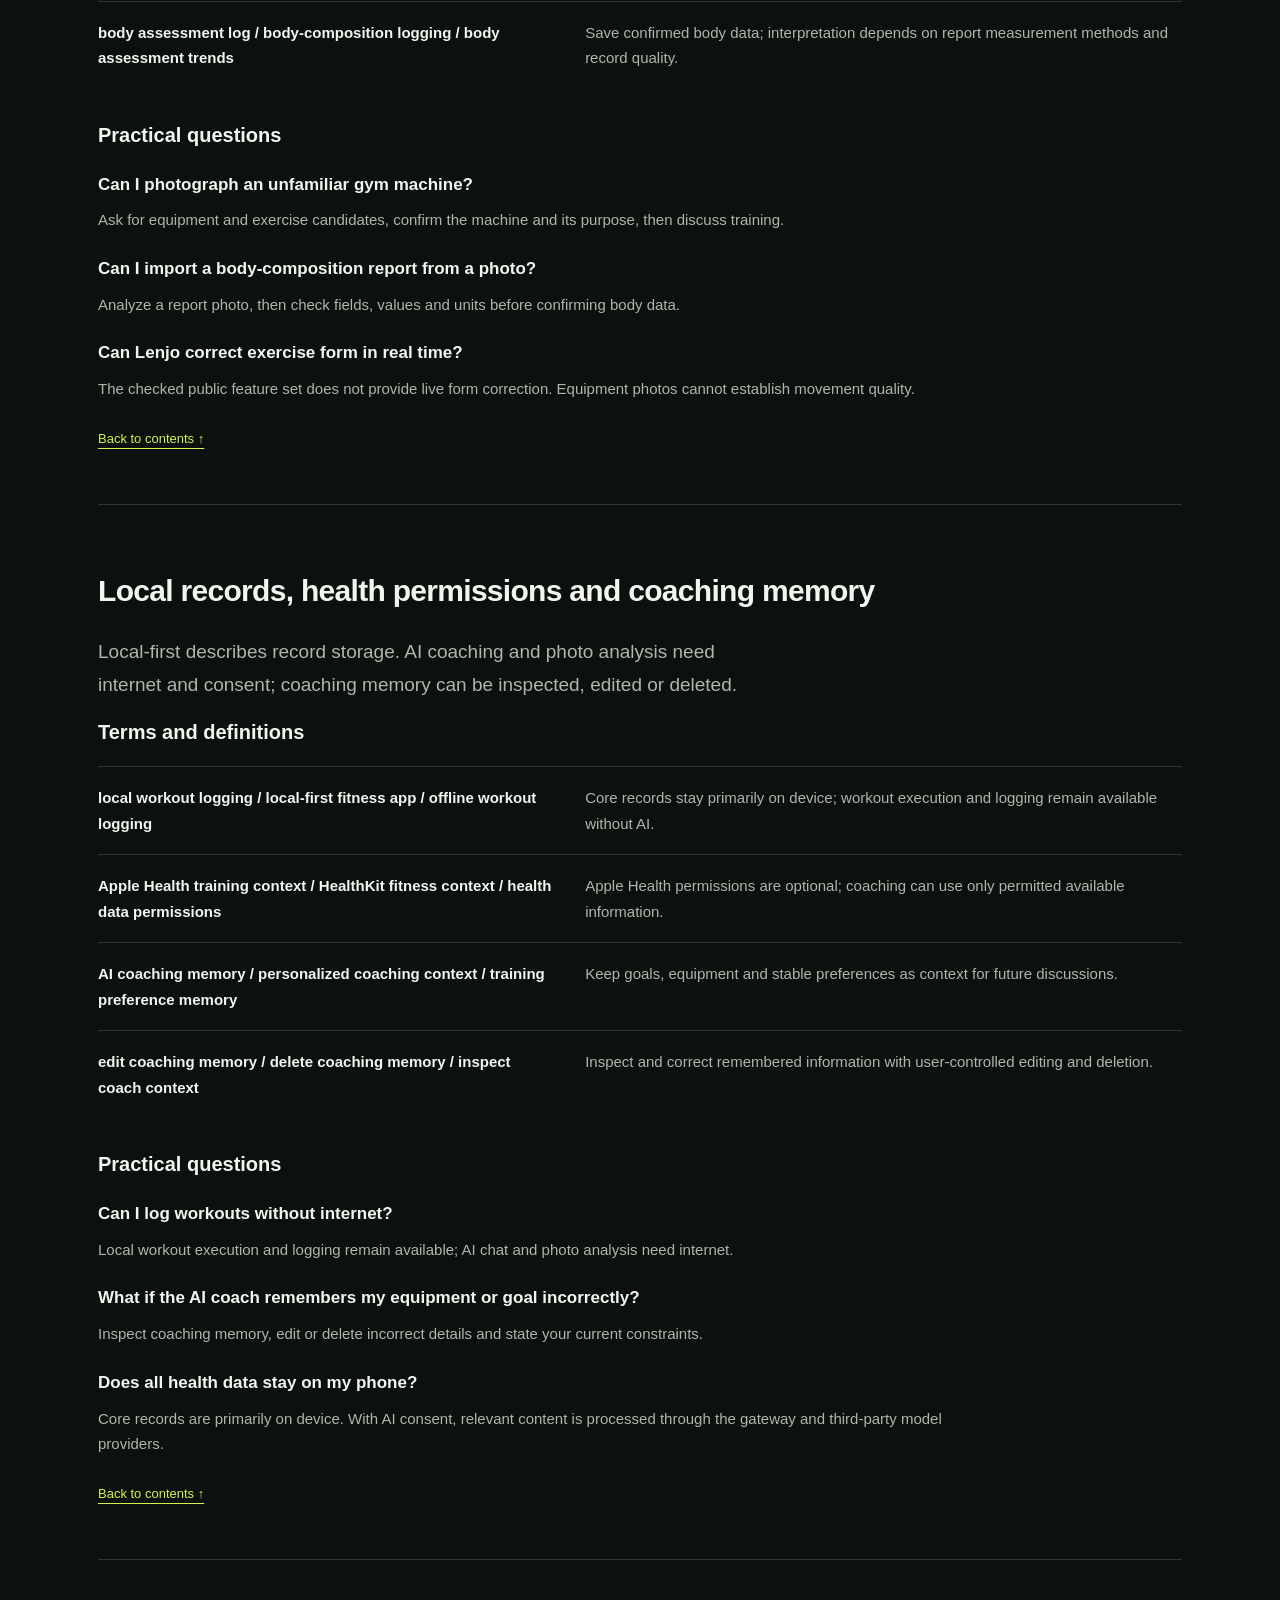
<file: guide/index.html>
<!doctype html>
<html lang="en"><head><meta charset="utf-8"><meta name="viewport" content="width=device-width, initial-scale=1"><title>Lenjo feature guide: AI fitness, photo calories and nutrition</title>
<meta name="description" content="Explore Lenjo meal photo calorie estimates, AI nutrition discussion, workout planning and tracking, Apple Watch and recovery features with definitions and practical questions."><meta name="robots" content="index,follow,max-image-preview:large"><link rel="canonical" href="https://zhangkaiming2579-dev.github.io/lenjo-app/guide/">
<link rel="alternate" hreflang="en" href="https://zhangkaiming2579-dev.github.io/lenjo-app/guide/"><link rel="alternate" hreflang="zh-CN" href="https://zhangkaiming2579-dev.github.io/lenjo-app/zh/guide/"><link rel="alternate" hreflang="x-default" href="https://zhangkaiming2579-dev.github.io/lenjo-app/guide/">
<meta property="og:type" content="article"><meta property="og:title" content="Lenjo feature guide: AI fitness, photo calories and nutrition"><meta property="og:description" content="Explore Lenjo meal photo calorie estimates, AI nutrition discussion, workout planning and tracking, Apple Watch and recovery features with definitions and practical questions."><meta property="og:url" content="https://zhangkaiming2579-dev.github.io/lenjo-app/guide/"><meta property="og:image" content="https://zhangkaiming2579-dev.github.io/lenjo-app/assets/app-icon.png">
<link rel="icon" href="../assets/app-icon.png"><link rel="stylesheet" href="../styles.css?v=384b2c4967e7"><script type="application/ld+json">{"@context": "https://schema.org", "@type": "Article", "headline": "Lenjo feature guide: AI fitness, photo calories and nutrition", "description": "Explore Lenjo meal photo calorie estimates, AI nutrition discussion, workout planning and tracking, Apple Watch and recovery features with definitions and practical questions.", "inLanguage": "en", "dateModified": "2026-10-12", "mainEntityOfPage": "https://zhangkaiming2579-dev.github.io/lenjo-app/guide/", "author": {"@type": "Organization", "name": "Lenjo / 练境", "url": "https://lenjoapp.com/"}, "about": {"@type": "SoftwareApplication", "@id": "https://lenjoapp.com/#app", "name": "Lenjo", "alternateName": "练境"}}</script></head>
<body class="en"><a class="skip" href="#content">Skip to content</a><header><nav class="wrap" aria-label="Navigation"><a class="brand" href="../"><img src="../assets/app-icon.png" alt="Lenjo app icon" width="38" height="38">LENJO / 练境</a><div class="nav-links"><a href="../">Product home</a><a href="../zh/guide/">中文</a></div></nav></header>
<main class="wrap" id="content"><section class="guide-hero"><p class="eyebrow">LENJO / FEATURE GUIDE</p><h1>Lenjo feature guide: AI fitness, photo calories and nutrition</h1><p class="intro">From “How many calories are in this meal?” to “What should I train today?”, explore Lenjo by use case. Definitions and practical questions explain what each feature means in the app.</p><a class="button primary" href="https://apps.apple.com/app/id6784486285">Get Lenjo on the App Store ↗</a></section>
<section class="section" id="topics"><h2>Browse by use case</h2><ol class="guide-toc"><li><a href="#photo-calories">Meal photos and calorie estimates</a></li><li><a href="#food-log">Food diaries and macro tracking</a></li><li><a href="#ai-nutrition">AI nutrition and diet discussion</a></li><li><a href="#ai-coach">AI fitness coaching</a></li><li><a href="#plans">Workout plans and scheduling</a></li><li><a href="#workout-log">Workout management and set logs</a></li><li><a href="#strength-progress">Strength progress and workout reviews</a></li><li><a href="#beginner-home">Beginner and home workout planning</a></li><li><a href="#watch">Apple Watch workout execution</a></li><li><a href="#recovery">Recovery context and rest between sets</a></li><li><a href="#cardio">Timed cardio and exercise energy records</a></li><li><a href="#body-progress">Weight logs, calendars and progress trends</a></li><li><a href="#recognition">Equipment photos and body-report analysis</a></li><li><a href="#local-memory">Local records, health permissions and coaching memory</a></li></ol></section><section class="section guide-topic" id="photo-calories"><h2>Meal photos and calorie estimates</h2><p class="intro">A meal photo can provide an initial food and nutrition estimate. Check portions, ingredients and cooking oil before saving. Food calories are commonly reported in kcal, also called kilocalories.</p><h3>Terms and definitions</h3><dl class="glossary"><div class="term-row"><dt>photo calorie estimation / food photo calorie estimate / picture-based calorie estimate</dt><dd>Estimate meal energy from an image; the image cannot establish every ingredient or actual weight.</dd></div><div class="term-row"><dt>food recognition / meal recognition / AI food identification</dt><dd>Identify visible food items, then correct items the model has mistaken.</dd></div><div class="term-row"><dt>calorie estimate / kcal estimate / kilocalorie estimate</dt><dd>Translate estimated food portions into nutrition references, then confirm the record.</dd></div><div class="term-row"><dt>photo food logging / photo meal logging / meal photo analysis</dt><dd>Start a meal record with a camera or gallery photo, review the analysis and save it.</dd></div></dl><h3>Practical questions</h3><div class="guide-qa"><article><h4>How many calories are in this meal?</h4><p>Analyze a photo, then check food types, portions, sauces, cooking oil and anything outside the picture before confirming.</p></article><article><h4>Can I estimate food calories from a gallery photo?</h4><p>Select a meal image for analysis. Lighting and occlusion affect the estimate, so review before saving.</p></article><article><h4>How do I log my portion of a shared meal?</h4><p>Meal scans support shared-table portions and separate entries. Adjust to the portion you ate instead of recording the entire table.</p></article></div><p class="official-more">On lenjoapp.com: <a href="https://lenjoapp.com/en/tools/food-calories/">Food calorie calculator</a></p><a class="back-top" href="#topics">Back to contents ↑</a></section><section class="section guide-topic" id="food-log"><h2>Food diaries and macro tracking</h2><p class="intro">Nutrition tracking starts with reviewable records. Enter food manually or analyze a photo, confirm calories and macros, then discuss the records with the coach.</p><h3>Terms and definitions</h3><dl class="glossary"><div class="term-row"><dt>diet tracking / food diary / food journal</dt><dd>Save foods eaten by meal; manual entry is available without photo analysis.</dd></div><div class="term-row"><dt>calorie tracking / calorie logging / food calorie log</dt><dd>Record energy intake separately from workout energy expenditure.</dd></div><div class="term-row"><dt>protein tracking / protein intake log / dietary protein tracking</dt><dd>Record estimated or manually entered protein intake as context for nutrition and training discussion.</dd></div><div class="term-row"><dt>macro tracking / macronutrient logging / carbs and fat tracking</dt><dd>Review protein, carbohydrates and fat separately; values depend on food and portion estimates.</dd></div></dl><h3>Practical questions</h3><div class="guide-qa"><article><h4>Can I log food without taking a photo?</h4><p>Yes. Enter food and nutrition manually; photo analysis is optional.</p></article><article><h4>Can I track protein, carbs and fat?</h4><p>Yes. Track all three macros; photo-derived values are estimates to review.</p></article><article><h4>Are food calories and workout calories the same record?</h4><p>They describe intake and expenditure respectively. Lenjo keeps meal and workout context; consider data sources and uncertainty when discussing them.</p></article></div><p class="official-more">On lenjoapp.com: <a href="https://lenjoapp.com/en/tools/protein/">Protein calculator</a> · <a href="https://lenjoapp.com/en/tools/macros/">Macro calculator</a></p><a class="back-top" href="#topics">Back to contents ↑</a></section><section class="section guide-topic" id="ai-nutrition"><h2>AI nutrition and diet discussion</h2><p class="intro">AI nutrition discussion uses the information you provide and save. Explain weight goals, recent meals and training plans to discuss protein intake and meals around workouts.</p><h3>Terms and definitions</h3><dl class="glossary"><div class="term-row"><dt>AI nutrition assistant / AI diet assistant / AI nutrition coaching</dt><dd>Discuss saved meals with the coach; review suggestions before acting.</dd></div><div class="term-row"><dt>diet analysis / nutrition analysis / meal nutrition review</dt><dd>Discuss confirmed food and nutrient records; add context when information is incomplete.</dd></div><div class="term-row"><dt>fat-loss food diary / calorie deficit discussion / weight-goal nutrition</dt><dd>Discuss intake and activity in light of weight goals; a single meal estimate is not an exact daily energy balance.</dd></div><div class="term-row"><dt>muscle-gain nutrition discussion / pre-workout nutrition / post-workout nutrition</dt><dd>Discuss meals around strength training using recent records, without a universal meal-plan promise.</dd></div></dl><h3>Practical questions</h3><div class="guide-qa"><article><h4>Can Lenjo help with AI diet tracking?</h4><p>It supports manual meals, photo estimates and coach discussion based on records. Confirm records before asking about changes.</p></article><article><h4>Did I eat enough protein today?</h4><p>Save today&#x27;s meals and tell the coach your weight goal and training context. Advice depends on record completeness.</p></article><article><h4>Can I discuss nutrition and training for fat loss or muscle gain together?</h4><p>Discuss workout records, meals and weight goals together and review actual changes over time. Outcomes are not guaranteed.</p></article></div><p class="official-more">On lenjoapp.com: <a href="https://lenjoapp.com/en/tools/tdee/">TDEE calculator</a> · <a href="https://lenjoapp.com/en/tools/protein/">Protein calculator</a></p><a class="back-top" href="#topics">Back to contents ↑</a></section><section class="section guide-topic" id="ai-coach"><h2>AI fitness coaching</h2><p class="intro">Lenjo connects coaching conversation to workout execution: explain constraints, review a plan, log actual performance and use saved results to discuss the next session.</p><h3>Terms and definitions</h3><dl class="glossary"><div class="term-row"><dt>AI fitness / AI fitness app / smart fitness assistant</dt><dd>Use training goals and actual records as context for fitness references and planning.</dd></div><div class="term-row"><dt>AI coach / AI fitness coach / AI workout coach</dt><dd>Ask the coach about exercises, sets, reps, load and rest.</dd></div><div class="term-row"><dt>AI personal trainer / virtual fitness coach / fitness chatbot</dt><dd>These describe software coaching; Lenjo does not provide in-person observation or medical diagnosis.</dd></div><div class="term-row"><dt>personalized workout advice / history-based workout coaching / workout review conversation</dt><dd>Use saved workouts and permitted recovery context to discuss the reasoning behind next-session suggestions.</dd></div></dl><h3>Practical questions</h3><div class="guide-qa"><article><h4>Can an AI fitness coach use my previous workouts?</h4><p>The coach can use saved workouts and permitted context. Unsaved, unprovided or missing data cannot be treated as reliable history.</p></article><article><h4>Can AI coaching turn into an executable workout?</h4><p>Review and edit a structured plan, start the workout and log what you actually complete.</p></article><article><h4>Can I track workouts without chatting with AI?</h4><p>Yes. iPhone workout execution and logging work independently. AI chat needs internet, consent and an available allowance.</p></article></div><p class="official-more">On lenjoapp.com: <a href="https://lenjoapp.com/en/fitbod-alternative/">Fitbod alternative with a coach you can ask</a> · <a href="https://lenjoapp.com/en/compare/fitbod-vs-hevy/">Fitbod vs Hevy compared</a></p><a class="back-top" href="#topics">Back to contents ↑</a></section><section class="section guide-topic" id="plans"><h2>Workout plans and scheduling</h2><p class="intro">Tell the coach your equipment, experience, weekly availability and session duration. Check exercises, sets, reps and load before starting a plan.</p><h3>Terms and definitions</h3><dl class="glossary"><div class="term-row"><dt>workout plan / training plan / AI workout plan</dt><dd>Request a structured plan that can be reviewed and linked to set-by-set logging.</dd></div><div class="term-row"><dt>strength training plan / muscle-building workout plan / fat-loss workout planning</dt><dd>Discuss strength training for your goals and constraints; a goal is not an outcome guarantee.</dd></div><div class="term-row"><dt>weekly workout schedule / workout split / split routine planning</dt><dd>Provide training days and your split as context for future planning discussions.</dd></div><div class="term-row"><dt>today&#x27;s workout / next workout planning / workout plan adjustment</dt><dd>Discuss a specific session using saved records and today&#x27;s constraints, then revise suggestions as needed.</dd></div></dl><h3>Practical questions</h3><div class="guide-qa"><article><h4>What should I train today?</h4><p>Explain your time, equipment, recent workouts and recovery, request a session and review it before starting.</p></article><article><h4>How can I plan workouts for three days a week?</h4><p>Share available days, session length and goals. Ask for the reasoning and revise using actual completed workouts.</p></article><article><h4>Can I edit exercises or weights in a plan?</h4><p>Review and change exercises, sets, reps and weights before starting, then log actual performance.</p></article></div><p class="official-more">On lenjoapp.com: <a href="https://lenjoapp.com/en/guides/ai-strength-training-plan/">AI strength training plan that adapts</a> · <a href="https://lenjoapp.com/en/compare/fitbod-vs-hevy/">Fitbod vs Hevy compared</a></p><a class="back-top" href="#topics">Back to contents ↑</a></section><section class="section guide-topic" id="workout-log"><h2>Workout management and set logs</h2><p class="intro">Workout management includes plans and completed records. Separate target load and reps from actual performance so reviews use what happened.</p><h3>Terms and definitions</h3><dl class="glossary"><div class="term-row"><dt>workout management / training management / workout tracker app</dt><dd>Keep planning, execution and saved workout history together.</dd></div><div class="term-row"><dt>workout tracking / workout log / training diary</dt><dd>Save exercises and completion details for later comparison.</dd></div><div class="term-row"><dt>set-by-set logging / weight and rep tracking / RPE tracking</dt><dd>Record actual load, reps and perceived effort for each set.</dd></div><div class="term-row"><dt>free workout logging / past workout entry / text workout import</dt><dd>Log without an AI plan, enter completed workouts later or import pasted workout text and review it.</dd></div></dl><h3>Practical questions</h3><div class="guide-qa"><article><h4>Can I log weight and reps for each set?</h4><p>Yes. Log weight, reps and RPE on iPhone and save the completed session.</p></article><article><h4>Can I add a workout I forgot to log?</h4><p>Use past workout entry and include the details you can confirm.</p></article><article><h4>Can I import a workout from a text log?</h4><p>The checked public version supports pasted workout logs, including cardio time and distance. Review imported details.</p></article></div><p class="official-more">On lenjoapp.com: <a href="https://lenjoapp.com/en/guides/workout-log-analysis/">Workout log analysis</a> · <a href="https://lenjoapp.com/en/tools/plates/">Barbell plate calculator</a></p><a class="back-top" href="#topics">Back to contents ↑</a></section><section class="section guide-topic" id="strength-progress"><h2>Strength progress and workout reviews</h2><p class="intro">Review saved loads, reps, RPE and recovery together before discussing more weight, more reps, maintenance or reduced volume.</p><h3>Terms and definitions</h3><dl class="glossary"><div class="term-row"><dt>strength training tracker / muscle-building workout log / resistance training log</dt><dd>Record actual resistance-training loads and sets for comparison over time.</dd></div><div class="term-row"><dt>progressive overload discussion / weight progression advice / rep progression advice</dt><dd>Use performance to discuss progression; do not assume a fixed automatic load increase.</dd></div><div class="term-row"><dt>training volume / workout volume tracking / training load trends</dt><dd>Review volume-related trends in context of exercises and time periods.</dd></div><div class="term-row"><dt>workout review / training report / estimated one-rep max</dt><dd>Review sessions and trends; estimated 1RM is a reference, not a measured maximum.</dd></div></dl><h3>Practical questions</h3><div class="guide-qa"><article><h4>Should I add weight or reps next time?</h4><p>Save loads, reps, RPE and recovery, then ask the coach for reasoning and what to check next time.</p></article><article><h4>Can I review a month of training volume?</h4><p>Use training trends, the calendar and reports. Conclusions depend on complete saved records.</p></article><article><h4>Is the 1RM value a measured max?</h4><p>It is an estimate. Interpret it in light of the exercise, record quality and your condition.</p></article></div><p class="official-more">On lenjoapp.com: <a href="https://lenjoapp.com/en/tools/one-rep-max/">1RM calculator</a> · <a href="https://lenjoapp.com/en/guides/rpe-workout-planner/">RPE workout planner</a></p><a class="back-top" href="#topics">Back to contents ↑</a></section><section class="section guide-topic" id="beginner-home"><h2>Beginner and home workout planning</h2><p class="intro">Clear constraints make suggestions easier to review. Explain whether you train at home or in a gym, what equipment you have and your time and experience.</p><h3>Terms and definitions</h3><dl class="glossary"><div class="term-row"><dt>beginner workout plan / beginner fitness planning / beginner strength training</dt><dd>Request a plan based on experience and equipment, then train within your abilities.</dd></div><div class="term-row"><dt>home workout planning / at-home training plan / home strength training</dt><dd>Describe your space and equipment so suggestions fit what is available.</dd></div><div class="term-row"><dt>dumbbell workout planning / bodyweight workout planning / no-equipment workout advice</dt><dd>State equipment constraints and review suitability; this does not promise video instruction for every exercise.</dd></div><div class="term-row"><dt>short workout planning / 30-minute workout plan / time-limited workout planning</dt><dd>Use available time as a constraint when requesting a reviewable session.</dd></div></dl><h3>Practical questions</h3><div class="guide-qa"><article><h4>How can a beginner organize a workout?</h4><p>Share experience, goals, equipment and time; ask for exercise and set reasoning, then review feasibility.</p></article><article><h4>Can I use Lenjo with only dumbbells?</h4><p>Specify dumbbells as the equipment constraint and log actual sessions on iPhone.</p></article><article><h4>Can I plan a workout with only half an hour?</h4><p>State the half-hour limit and check the suggested duration and rest before starting.</p></article></div><p class="official-more">On lenjoapp.com: <a href="https://lenjoapp.com/en/tools/workout-duration/">Workout duration calculator</a></p><a class="back-top" href="#topics">Back to contents ↑</a></section><section class="section guide-topic" id="watch"><h2>Apple Watch workout execution</h2><p class="intro">Watch execution is an optional Pro feature. Pair a Watch, install the Lenjo Watch app and allow required health data. iPhone logging works independently.</p><h3>Terms and definitions</h3><dl class="glossary"><div class="term-row"><dt>Apple Watch fitness app / Apple Watch strength training / Watch workout logging</dt><dd>Execute a plan on a paired Watch and sync completed results back to iPhone.</dd></div><div class="term-row"><dt>Watch workout plan / wrist workout execution / Watch set logging</dt><dd>View the plan and log actual reps, load and completion from your wrist.</dd></div><div class="term-row"><dt>live workout heart rate / per-set heart rate / workout heart-rate timeline</dt><dd>Relate heart-rate samples to set timings when permissions and usable samples are available.</dd></div><div class="term-row"><dt>Watch rest between sets / recovery haptic cue / wrist recovery guidance</dt><dd>Review recovery between sets and receive haptic cues when conditions support them; signals may be incomplete.</dd></div></dl><h3>Practical questions</h3><div class="guide-qa"><article><h4>Can Apple Watch log each strength-training set?</h4><p>Pro supports wrist execution and logging with the paired Watch app. Edit actual reps when needed.</p></article><article><h4>Does the Watch automatically count my reps?</h4><p>No. Target reps are prefilled and you adjust them to actual performance.</p></article><article><h4>Can I use Lenjo without an Apple Watch?</h4><p>Yes. Execute, log sets and save sessions on iPhone alone.</p></article></div><p class="official-more">On lenjoapp.com: <a href="https://lenjoapp.com/en/guides/apple-watch-workout-recovery/">Apple Watch recovery between sets</a></p><a class="back-top" href="#topics">Back to contents ↑</a></section><section class="section guide-topic" id="recovery"><h2>Recovery context and rest between sets</h2><p class="intro">Recovery guidance needs data and your reported experience. Permitted, available health data can inform training discussion but cannot establish movement quality or medical status.</p><h3>Terms and definitions</h3><dl class="glossary"><div class="term-row"><dt>between-set recovery / rest between sets / next-set readiness guidance</dt><dd>Use heart rate, elapsed rest and training context as references for the next set.</dd></div><div class="term-row"><dt>heart-rate recovery / heart-rate drop / recovery readiness reference</dt><dd>Provide fitness pacing references from available signals, without clinical diagnostic meaning.</dd></div><div class="term-row"><dt>sleep and training context / HRV training context / resting heart rate and training</dt><dd>Permitted available health information can inform coaching alongside history and reported experience.</dd></div><div class="term-row"><dt>recovery context logging / fatigue-based workout adjustment / deload discussion</dt><dd>Describe fatigue and recent performance to discuss conservative changes and their reasoning.</dd></div></dl><h3>Practical questions</h3><div class="guide-qa"><article><h4>How long should I rest between sets?</h4><p>Review planned rest and available Watch guidance alongside your experience. Do not let a cue override discomfort.</p></article><article><h4>How can I adjust training after poor sleep?</h4><p>Tell the coach about sleep and how you feel, then discuss changes using saved workouts and permitted context.</p></article><article><h4>Can I train without heart-rate or HRV data?</h4><p>Yes. Log workouts and perceived effort; missing health data should not be treated as a normal measurement.</p></article></div><p class="official-more">On lenjoapp.com: <a href="https://lenjoapp.com/en/guides/strength-training-rest-time/">How long to rest between sets</a></p><a class="back-top" href="#topics">Back to contents ↑</a></section><section class="section guide-topic" id="cardio"><h2>Timed cardio and exercise energy records</h2><p class="intro">Cardio records use duration and relevant speed, incline and distance notes. Watch heart rate, calories and distance depend on device, activity and available data.</p><h3>Terms and definitions</h3><dl class="glossary"><div class="term-row"><dt>cardio tracking / timed cardio / cardio workout logging</dt><dd>Record cardio intervals by their actual duration.</dd></div><div class="term-row"><dt>treadmill workout log / incline walking log / speed and incline logging</dt><dd>Enter relevant speed, incline and distance notes, distinguishing manual input from device data.</dd></div><div class="term-row"><dt>exercise calorie logging / workout calorie record / exercise energy estimate</dt><dd>Pro Watch workouts can retain available energy data as device-estimated references.</dd></div><div class="term-row"><dt>cardio duration log / exercise distance log / strength and cardio workout log</dt><dd>Keep cardio duration and relevant distance context alongside strength sessions.</dd></div></dl><h3>Practical questions</h3><div class="guide-qa"><article><h4>Can I record treadmill speed and incline?</h4><p>Enter relevant speed, incline and distance, checking units and the machine&#x27;s actual readings.</p></article><article><h4>Can I see calories burned during a workout?</h4><p>Pro Watch sessions can record available calories. Treat them as device estimates, not exact energy measurements.</p></article><article><h4>Can I log strength training and cardio?</h4><p>Lenjo supports set-based strength logs and timed cardio records. Interpret each using its actual activity type.</p></article></div><a class="back-top" href="#topics">Back to contents ↑</a></section><section class="section guide-topic" id="body-progress"><h2>Weight logs, calendars and progress trends</h2><p class="intro">Trends depend on consistent records. Review weight, workout calendars and performance together; a daily fluctuation or a single photo does not establish long-term results.</p><h3>Terms and definitions</h3><dl class="glossary"><div class="term-row"><dt>weight tracking / body-weight log / weight trends</dt><dd>Save confirmed body-weight values and review changes in light of your goals.</dd></div><div class="term-row"><dt>fitness progress tracking / training trends / training progress summary</dt><dd>Review saved history for changes in frequency and performance.</dd></div><div class="term-row"><dt>workout calendar / monthly training calendar / training-day count</dt><dd>Review plans, completed sessions and training days; a plan is not a completed workout.</dd></div><div class="term-row"><dt>activity trends / body metrics log / recovery trends</dt><dd>Review available records and permitted health data while distinguishing sources and missing values.</dd></div></dl><h3>Practical questions</h3><div class="guide-qa"><article><h4>Can I review weight changes with my workout history?</h4><p>Review weight and training trends, then discuss goals and next steps using saved data.</p></article><article><h4>Can the workout calendar show how many days I trained?</h4><p>Calendar and day counts use saved workouts; distinguish unfinished plans from completed records.</p></article><article><h4>Does Lenjo guarantee fat loss or muscle gain?</h4><p>No. It provides logging, planning and references; results also depend on execution, nutrition, recovery and individual factors.</p></article></div><p class="official-more">On lenjoapp.com: <a href="https://lenjoapp.com/en/tools/bmi/">BMI calculator</a></p><a class="back-top" href="#topics">Back to contents ↑</a></section><section class="section guide-topic" id="recognition"><h2>Equipment photos and body-report analysis</h2><p class="intro">Photo analysis also covers gym equipment and body-composition reports. Review equipment and exercise candidates and extracted report values before treating them as records.</p><h3>Terms and definitions</h3><dl class="glossary"><div class="term-row"><dt>gym equipment recognition / equipment photo analysis / AI equipment identification</dt><dd>Suggest equipment candidates for user confirmation before using them in planning.</dd></div><div class="term-row"><dt>equipment-based exercise suggestions / gym-machine exercise candidates / equipment-aware workout planning</dt><dd>Discuss exercises for confirmed equipment; this is not live camera-based form correction.</dd></div><div class="term-row"><dt>body-composition report recognition / body report photo analysis / body metrics report extraction</dt><dd>Extract report values from an image and check values and units individually.</dd></div><div class="term-row"><dt>body assessment log / body-composition logging / body assessment trends</dt><dd>Save confirmed body data; interpretation depends on report measurement methods and record quality.</dd></div></dl><h3>Practical questions</h3><div class="guide-qa"><article><h4>Can I photograph an unfamiliar gym machine?</h4><p>Ask for equipment and exercise candidates, confirm the machine and its purpose, then discuss training.</p></article><article><h4>Can I import a body-composition report from a photo?</h4><p>Analyze a report photo, then check fields, values and units before confirming body data.</p></article><article><h4>Can Lenjo correct exercise form in real time?</h4><p>The checked public feature set does not provide live form correction. Equipment photos cannot establish movement quality.</p></article></div><a class="back-top" href="#topics">Back to contents ↑</a></section><section class="section guide-topic" id="local-memory"><h2>Local records, health permissions and coaching memory</h2><p class="intro">Local-first describes record storage. AI coaching and photo analysis need internet and consent; coaching memory can be inspected, edited or deleted.</p><h3>Terms and definitions</h3><dl class="glossary"><div class="term-row"><dt>local workout logging / local-first fitness app / offline workout logging</dt><dd>Core records stay primarily on device; workout execution and logging remain available without AI.</dd></div><div class="term-row"><dt>Apple Health training context / HealthKit fitness context / health data permissions</dt><dd>Apple Health permissions are optional; coaching can use only permitted available information.</dd></div><div class="term-row"><dt>AI coaching memory / personalized coaching context / training preference memory</dt><dd>Keep goals, equipment and stable preferences as context for future discussions.</dd></div><div class="term-row"><dt>edit coaching memory / delete coaching memory / inspect coach context</dt><dd>Inspect and correct remembered information with user-controlled editing and deletion.</dd></div></dl><h3>Practical questions</h3><div class="guide-qa"><article><h4>Can I log workouts without internet?</h4><p>Local workout execution and logging remain available; AI chat and photo analysis need internet.</p></article><article><h4>What if the AI coach remembers my equipment or goal incorrectly?</h4><p>Inspect coaching memory, edit or delete incorrect details and state your current constraints.</p></article><article><h4>Does all health data stay on my phone?</h4><p>Core records are primarily on device. With AI consent, relevant content is processed through the gateway and third-party model providers.</p></article></div><a class="back-top" href="#topics">Back to contents ↑</a></section>
<section class="section"><h2>Sources</h2><p>Features are checked against the public App Store listing, official website and product information. Current availability, prices and limits are shown in the app and App Store.</p><div class="links"><a href="https://apps.apple.com/app/id6784486285">App Store</a><a href="https://lenjoapp.com/en/">Lenjo</a><a href="https://github.com/zhangkaiming2579-dev/lenjo-app/blob/main/docs/feature-guide.md">GitHub Markdown</a></div><p class="note">Product information checked 11 October 2026 against the public App Store listing and official website.</p></section></main>
<footer><div class="wrap"><p>Core records are primarily stored on your device. Apple sign-in and Apple Health permissions are optional. AI coaching and photo analysis require internet access and process relevant information through the Lenjo gateway and third-party model providers after explanation and consent. You can decline AI and keep using local logging.</p><p>Lenjo provides fitness references. It does not diagnose or treat medical conditions or guarantee training results.</p><a href="../">Product home</a> · <a href="https://lenjoapp.com/support.html">Support</a><p>© 2026 Lenjo</p></div></footer></body></html>
</file>
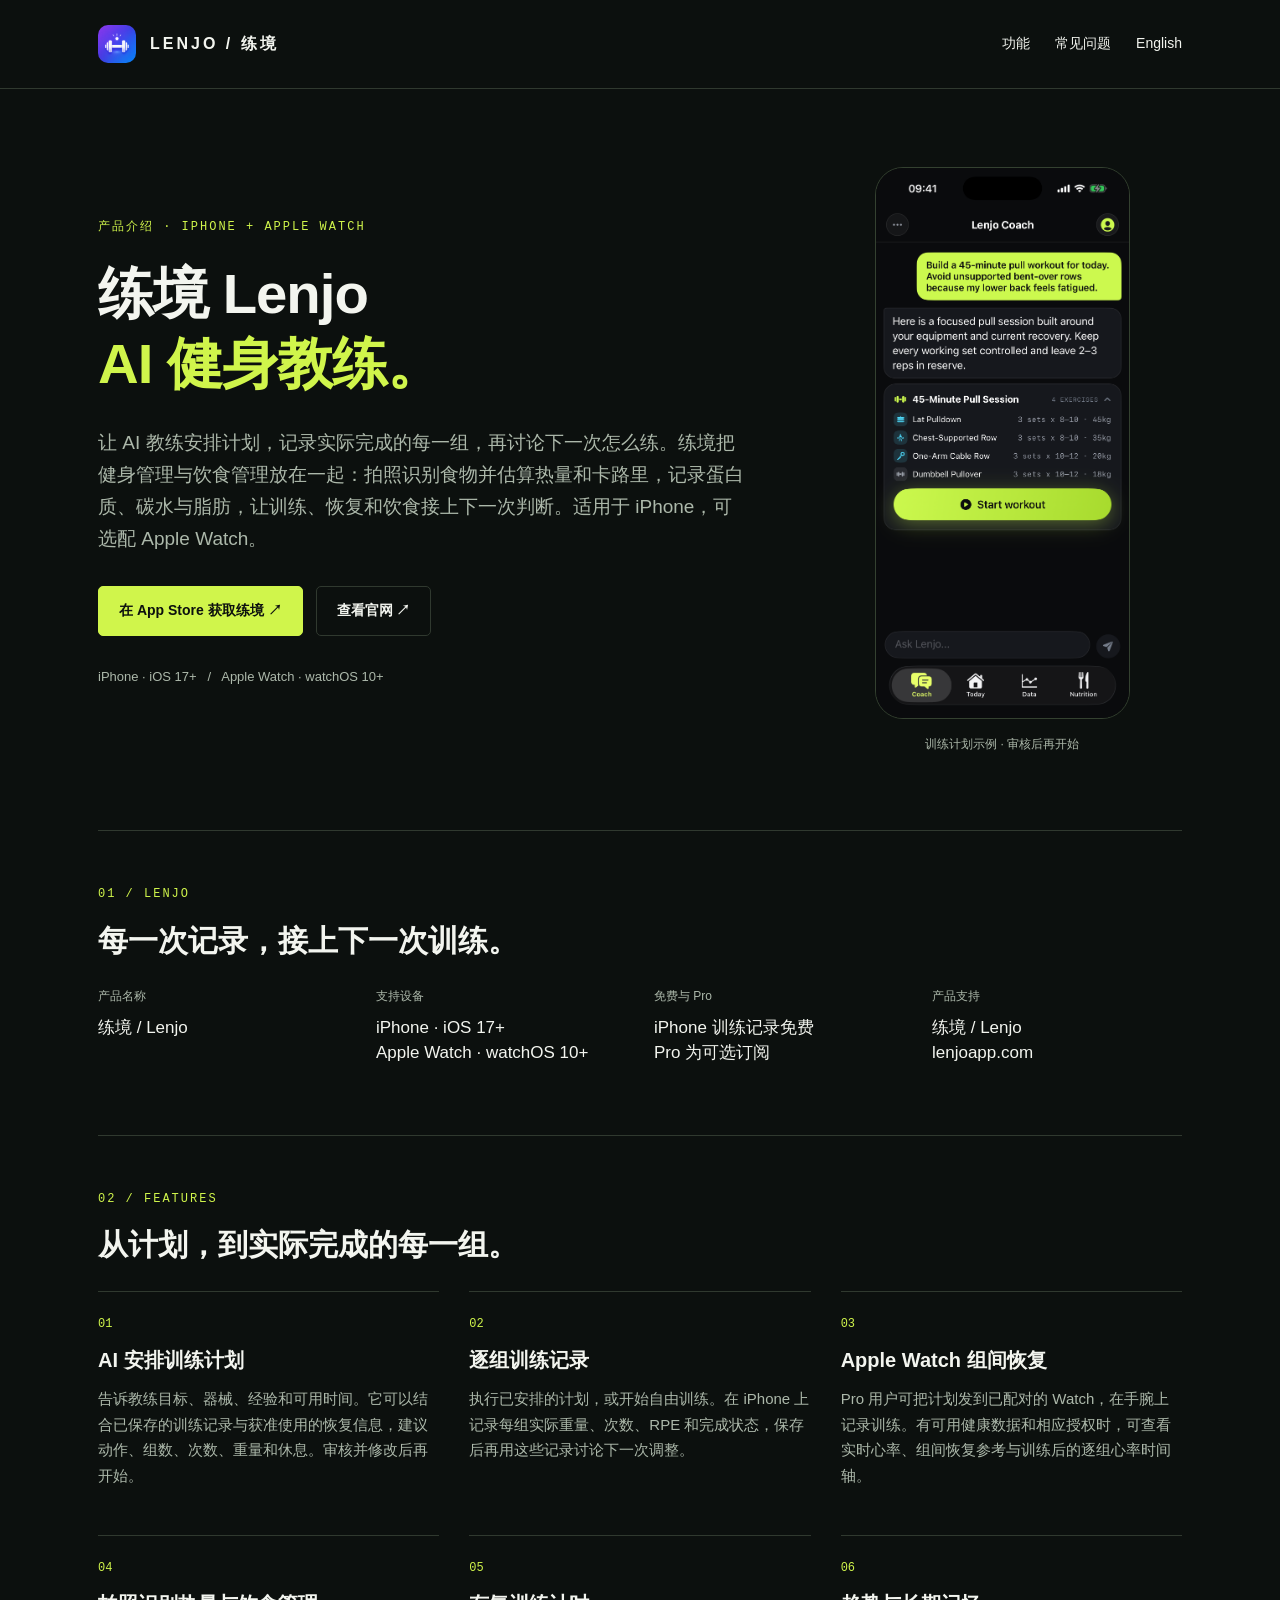
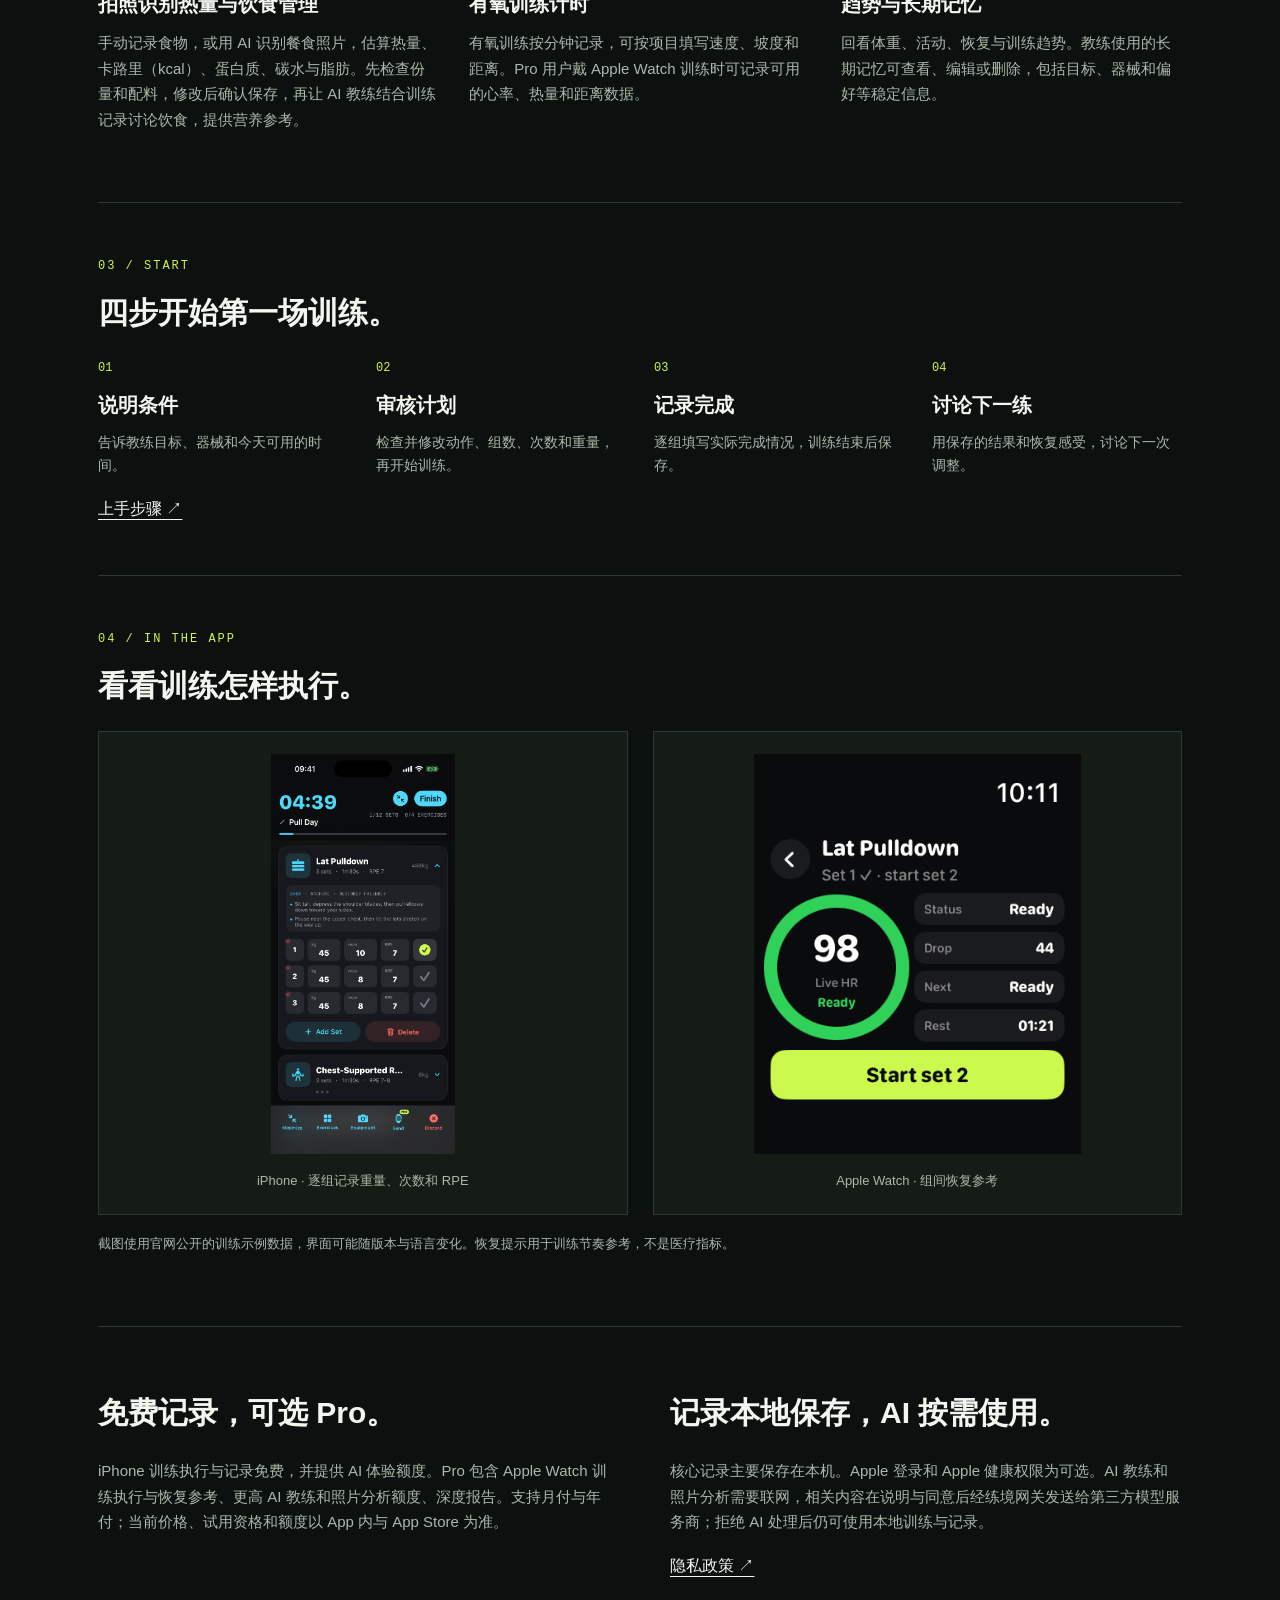
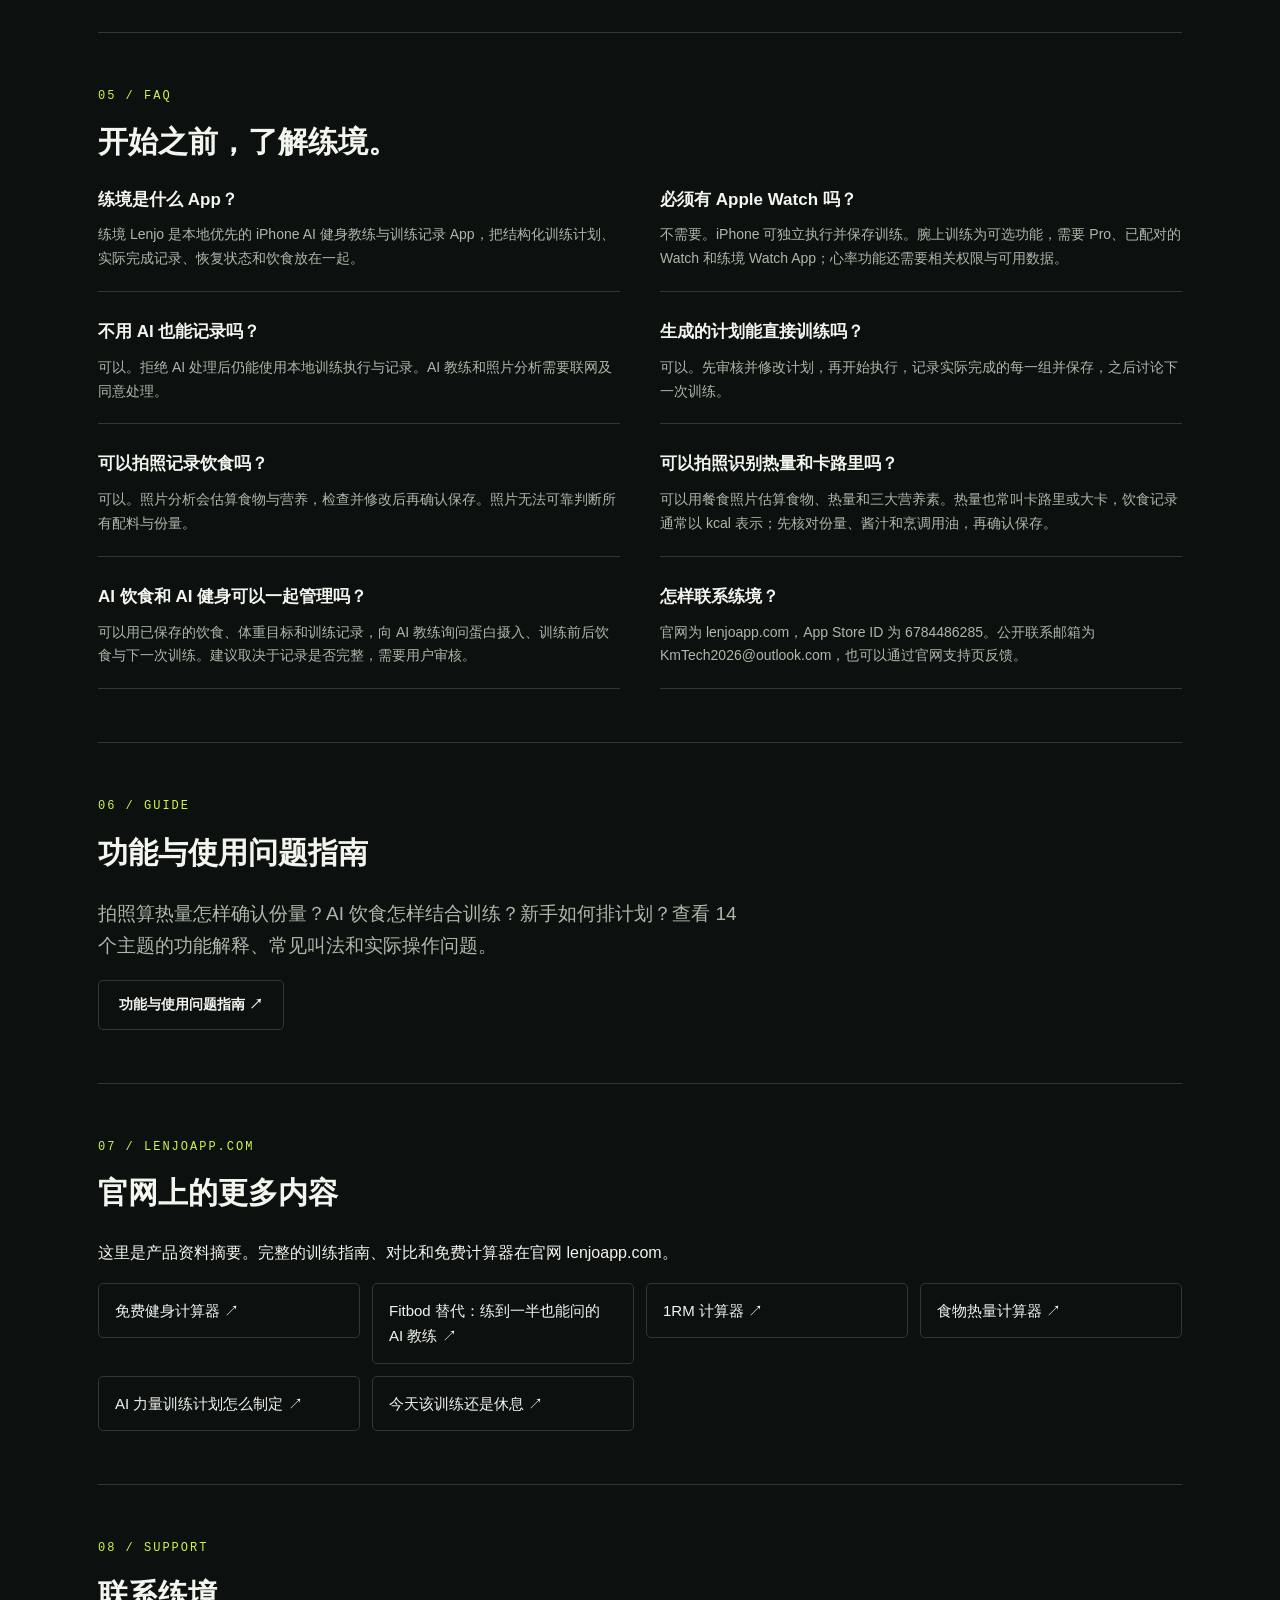
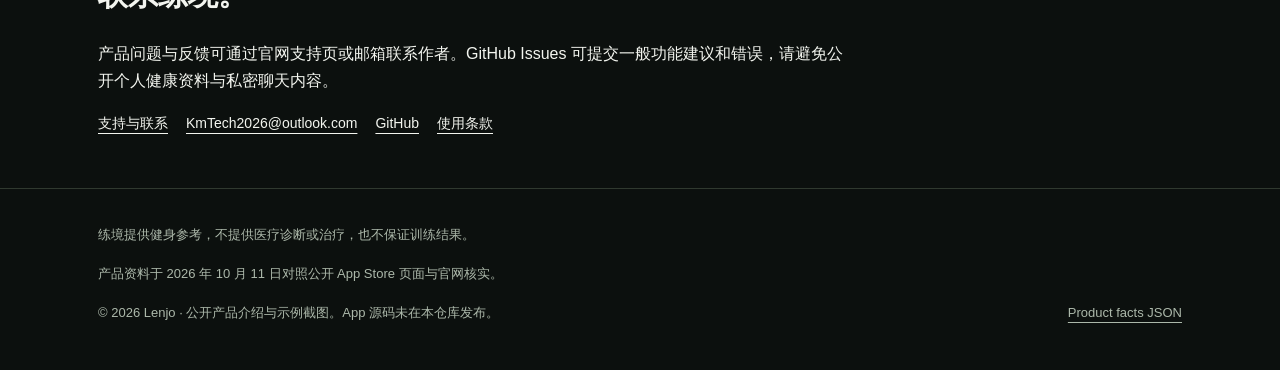
<file: zh/index.html>
<!doctype html>
<html lang="zh-CN"><head><meta charset="utf-8"><meta name="viewport" content="width=device-width, initial-scale=1">
<title>练境 Lenjo — iPhone AI 健身教练与训练记录</title><meta name="description" content="练境 Lenjo 是 iPhone AI 健身教练与训练管理 App，支持拍照识别热量和卡路里估算、饮食管理、三大营养素记录、AI 训练计划及可选 Apple Watch 组间恢复参考。"><meta name="robots" content="index,follow,max-image-preview:large">
<link rel="canonical" href="https://zhangkaiming2579-dev.github.io/lenjo-app/zh/"><link rel="alternate" hreflang="en" href="https://zhangkaiming2579-dev.github.io/lenjo-app/"><link rel="alternate" hreflang="zh-CN" href="https://zhangkaiming2579-dev.github.io/lenjo-app/zh/"><link rel="alternate" hreflang="x-default" href="https://zhangkaiming2579-dev.github.io/lenjo-app/">
<meta property="og:type" content="website"><meta property="og:title" content="练境 Lenjo — iPhone AI 健身教练与训练记录"><meta property="og:description" content="练境 Lenjo 是 iPhone AI 健身教练与训练管理 App，支持拍照识别热量和卡路里估算、饮食管理、三大营养素记录、AI 训练计划及可选 Apple Watch 组间恢复参考。"><meta property="og:url" content="https://zhangkaiming2579-dev.github.io/lenjo-app/zh/"><meta property="og:image" content="https://zhangkaiming2579-dev.github.io/lenjo-app/assets/app-icon.png">
<meta name="twitter:card" content="summary"><meta name="theme-color" content="#0c100e"><link rel="icon" href="../assets/app-icon.png"><link rel="stylesheet" href="../styles.css?v=384b2c4967e7">
<script type="application/ld+json">{"@context": "https://schema.org", "@graph": [{"@type": "SoftwareApplication", "@id": "https://lenjoapp.com/#app", "name": "Lenjo", "alternateName": "练境", "applicationCategory": "HealthApplication", "operatingSystem": "iOS 17 or later; optional watchOS 10 or later", "url": "https://lenjoapp.com/", "downloadUrl": "https://apps.apple.com/app/id6784486285", "image": "https://zhangkaiming2579-dev.github.io/lenjo-app/assets/app-icon.png", "description": "练境 Lenjo 是 iPhone AI 健身教练与训练管理 App，支持拍照识别热量和卡路里估算、饮食管理、三大营养素记录、AI 训练计划及可选 Apple Watch 组间恢复参考。", "sameAs": ["https://apps.apple.com/app/id6784486285", "https://github.com/zhangkaiming2579-dev/lenjo-app"], "featureList": ["AI 安排训练计划", "逐组训练记录", "Apple Watch 组间恢复", "拍照识别热量与饮食管理", "有氧训练计时", "趋势与长期记忆"]}, {"@type": "WebPage", "@id": "https://zhangkaiming2579-dev.github.io/lenjo-app/zh/", "url": "https://zhangkaiming2579-dev.github.io/lenjo-app/zh/", "name": "练境 Lenjo — iPhone AI 健身教练与训练记录", "inLanguage": "zh-CN", "description": "练境 Lenjo 是 iPhone AI 健身教练与训练管理 App，支持拍照识别热量和卡路里估算、饮食管理、三大营养素记录、AI 训练计划及可选 Apple Watch 组间恢复参考。", "dateModified": "2026-10-12", "about": {"@id": "https://lenjoapp.com/#app"}}]}</script></head>
<body class="zh"><a class="skip" href="#content">跳到正文</a><header><nav class="wrap" aria-label="Navigation"><a class="brand" href="../index.html"><img src="../assets/app-icon.png" alt="Lenjo app icon" width="38" height="38">LENJO / 练境</a><div class="nav-links"><a class="optional" href="#features">功能</a><a href="#faq">常见问题</a><a href="../">English</a></div></nav></header>
<main id="content" class="wrap"><section class="hero"><div><p class="eyebrow">产品介绍 · iPhone + Apple Watch</p><h1>练境 Lenjo<br><span>AI 健身教练。</span></h1><p class="intro">让 AI 教练安排计划，记录实际完成的每一组，再讨论下一次怎么练。练境把健身管理与饮食管理放在一起：拍照识别食物并估算热量和卡路里，记录蛋白质、碳水与脂肪，让训练、恢复和饮食接上下一次判断。适用于 iPhone，可选配 Apple Watch。</p><div class="buttons"><a class="button primary" href="https://apps.apple.com/app/id6784486285">在 App Store 获取练境 ↗</a><a class="button" href="https://lenjoapp.com/">查看官网 ↗</a></div><p class="note">iPhone · iOS 17+ &nbsp; / &nbsp; Apple Watch · watchOS 10+</p></div><figure><img class="screen" src="../assets/coach-plan.png" width="1206" height="2622" alt="Lenjo AI coach structured workout plan example"><figcaption>训练计划示例 · 审核后再开始</figcaption></figure></section>
<section class="section"><p class="eyebrow">01 / LENJO</p><h2>每一次记录，接上下一次训练。</h2><dl class="facts"><div><dt>产品名称</dt><dd>练境 / Lenjo</dd></div><div><dt>支持设备</dt><dd>iPhone · iOS 17+<br>Apple Watch · watchOS 10+</dd></div><div><dt>免费与 Pro</dt><dd>iPhone 训练记录免费<br>Pro 为可选订阅</dd></div><div><dt>产品支持</dt><dd>练境 / Lenjo<br>lenjoapp.com</dd></div></dl></section>
<section id="features" class="section"><p class="eyebrow">02 / FEATURES</p><h2>从计划，到实际完成的每一组。</h2><div class="features"><article class="feature"><span class="number">01</span><h3>AI 安排训练计划</h3><p>告诉教练目标、器械、经验和可用时间。它可以结合已保存的训练记录与获准使用的恢复信息，建议动作、组数、次数、重量和休息。审核并修改后再开始。</p></article><article class="feature"><span class="number">02</span><h3>逐组训练记录</h3><p>执行已安排的计划，或开始自由训练。在 iPhone 上记录每组实际重量、次数、RPE 和完成状态，保存后再用这些记录讨论下一次调整。</p></article><article class="feature"><span class="number">03</span><h3>Apple Watch 组间恢复</h3><p>Pro 用户可把计划发到已配对的 Watch，在手腕上记录训练。有可用健康数据和相应授权时，可查看实时心率、组间恢复参考与训练后的逐组心率时间轴。</p></article><article class="feature"><span class="number">04</span><h3>拍照识别热量与饮食管理</h3><p>手动记录食物，或用 AI 识别餐食照片，估算热量、卡路里（kcal）、蛋白质、碳水与脂肪。先检查份量和配料，修改后确认保存，再让 AI 教练结合训练记录讨论饮食，提供营养参考。</p></article><article class="feature"><span class="number">05</span><h3>有氧训练计时</h3><p>有氧训练按分钟记录，可按项目填写速度、坡度和距离。Pro 用户戴 Apple Watch 训练时可记录可用的心率、热量和距离数据。</p></article><article class="feature"><span class="number">06</span><h3>趋势与长期记忆</h3><p>回看体重、活动、恢复与训练趋势。教练使用的长期记忆可查看、编辑或删除，包括目标、器械和偏好等稳定信息。</p></article></div></section>
<section class="section"><p class="eyebrow">03 / START</p><h2>四步开始第一场训练。</h2><div class="flow"><article><span class="number">01</span><h3>说明条件</h3><p>告诉教练目标、器械和今天可用的时间。</p></article><article><span class="number">02</span><h3>审核计划</h3><p>检查并修改动作、组数、次数和重量，再开始训练。</p></article><article><span class="number">03</span><h3>记录完成</h3><p>逐组填写实际完成情况，训练结束后保存。</p></article><article><span class="number">04</span><h3>讨论下一练</h3><p>用保存的结果和恢复感受，讨论下一次调整。</p></article></div><a href="https://github.com/zhangkaiming2579-dev/lenjo-app/blob/main/docs/getting-started.md">上手步骤 ↗</a></section>
<section class="section"><p class="eyebrow">04 / IN THE APP</p><h2>看看训练怎样执行。</h2><div class="screens"><figure><img loading="lazy" src="../assets/workout-log.png" alt="Lenjo iPhone workout log: actual weight, reps and RPE" width="1206" height="2622"><figcaption>iPhone · 逐组记录重量、次数和 RPE</figcaption></figure><figure><img loading="lazy" src="../assets/watch-ready.png" alt="Lenjo Apple Watch between-set recovery guidance" width="416" height="496"><figcaption>Apple Watch · 组间恢复参考</figcaption></figure></div><p class="note" style="margin-top:18px">截图使用官网公开的训练示例数据，界面可能随版本与语言变化。恢复提示用于训练节奏参考，不是医疗指标。</p></section>
<section class="section two-col"><article><h2>免费记录，可选 Pro。</h2><p>iPhone 训练执行与记录免费，并提供 AI 体验额度。Pro 包含 Apple Watch 训练执行与恢复参考、更高 AI 教练和照片分析额度、深度报告。支持月付与年付；当前价格、试用资格和额度以 App 内与 App Store 为准。</p></article><article><h2>记录本地保存，AI 按需使用。</h2><p>核心记录主要保存在本机。Apple 登录和 Apple 健康权限为可选。AI 教练和照片分析需要联网，相关内容在说明与同意后经练境网关发送给第三方模型服务商；拒绝 AI 处理后仍可使用本地训练与记录。</p><a href="https://lenjoapp.com/privacy.html">隐私政策 ↗</a></article></section>
<section id="faq" class="section"><p class="eyebrow">05 / FAQ</p><h2>开始之前，了解练境。</h2><div class="faq"><article><h3>练境是什么 App？</h3><p>练境 Lenjo 是本地优先的 iPhone AI 健身教练与训练记录 App，把结构化训练计划、实际完成记录、恢复状态和饮食放在一起。</p></article><article><h3>必须有 Apple Watch 吗？</h3><p>不需要。iPhone 可独立执行并保存训练。腕上训练为可选功能，需要 Pro、已配对的 Watch 和练境 Watch App；心率功能还需要相关权限与可用数据。</p></article><article><h3>不用 AI 也能记录吗？</h3><p>可以。拒绝 AI 处理后仍能使用本地训练执行与记录。AI 教练和照片分析需要联网及同意处理。</p></article><article><h3>生成的计划能直接训练吗？</h3><p>可以。先审核并修改计划，再开始执行，记录实际完成的每一组并保存，之后讨论下一次训练。</p></article><article><h3>可以拍照记录饮食吗？</h3><p>可以。照片分析会估算食物与营养，检查并修改后再确认保存。照片无法可靠判断所有配料与份量。</p></article><article><h3>可以拍照识别热量和卡路里吗？</h3><p>可以用餐食照片估算食物、热量和三大营养素。热量也常叫卡路里或大卡，饮食记录通常以 kcal 表示；先核对份量、酱汁和烹调用油，再确认保存。</p></article><article><h3>AI 饮食和 AI 健身可以一起管理吗？</h3><p>可以用已保存的饮食、体重目标和训练记录，向 AI 教练询问蛋白摄入、训练前后饮食与下一次训练。建议取决于记录是否完整，需要用户审核。</p></article><article><h3>怎样联系练境？</h3><p>官网为 lenjoapp.com，App Store ID 为 6784486285。公开联系邮箱为 KmTech2026@outlook.com，也可以通过官网支持页反馈。</p></article></div></section>
<section class="section"><p class="eyebrow">06 / GUIDE</p><h2>功能与使用问题指南</h2><p class="intro">拍照算热量怎样确认份量？AI 饮食怎样结合训练？新手如何排计划？查看 14 个主题的功能解释、常见叫法和实际操作问题。</p><a class="button" href="guide/">功能与使用问题指南 ↗</a></section>
<section class="section"><p class="eyebrow">07 / LENJOAPP.COM</p><h2>官网上的更多内容</h2><p style="max-width:750px">这里是产品资料摘要。完整的训练指南、对比和免费计算器在官网 lenjoapp.com。</p><ul class="official-links"><li><a href="https://lenjoapp.com/tools/">免费健身计算器 ↗</a></li><li><a href="https://lenjoapp.com/fitbod-alternative/">Fitbod 替代：练到一半也能问的 AI 教练 ↗</a></li><li><a href="https://lenjoapp.com/tools/one-rep-max/">1RM 计算器 ↗</a></li><li><a href="https://lenjoapp.com/tools/food-calories/">食物热量计算器 ↗</a></li><li><a href="https://lenjoapp.com/guides/ai-strength-training-plan/">AI 力量训练计划怎么制定 ↗</a></li><li><a href="https://lenjoapp.com/guides/train-or-rest-today/">今天该训练还是休息 ↗</a></li></ul></section>
<section class="section"><p class="eyebrow">08 / SUPPORT</p><h2>联系练境。</h2><p style="max-width:750px">产品问题与反馈可通过官网支持页或邮箱联系作者。GitHub Issues 可提交一般功能建议和错误，请避免公开个人健康资料与私密聊天内容。</p><div class="links"><a href="https://lenjoapp.com/support.html">支持与联系</a><a href="mailto:KmTech2026@outlook.com">KmTech2026@outlook.com</a><a href="https://github.com/zhangkaiming2579-dev/lenjo-app">GitHub</a><a href="https://lenjoapp.com/terms.html">使用条款</a></div></section>
</main><footer><div class="wrap"><p>练境提供健身参考，不提供医疗诊断或治疗，也不保证训练结果。</p><p>产品资料于 2026 年 10 月 11 日对照公开 App Store 页面与官网核实。</p><div class="footer-row"><span>© 2026 Lenjo · 公开产品介绍与示例截图。App 源码未在本仓库发布。</span><a href="../product.json">Product facts JSON</a></div></div></footer></body></html>
</file>
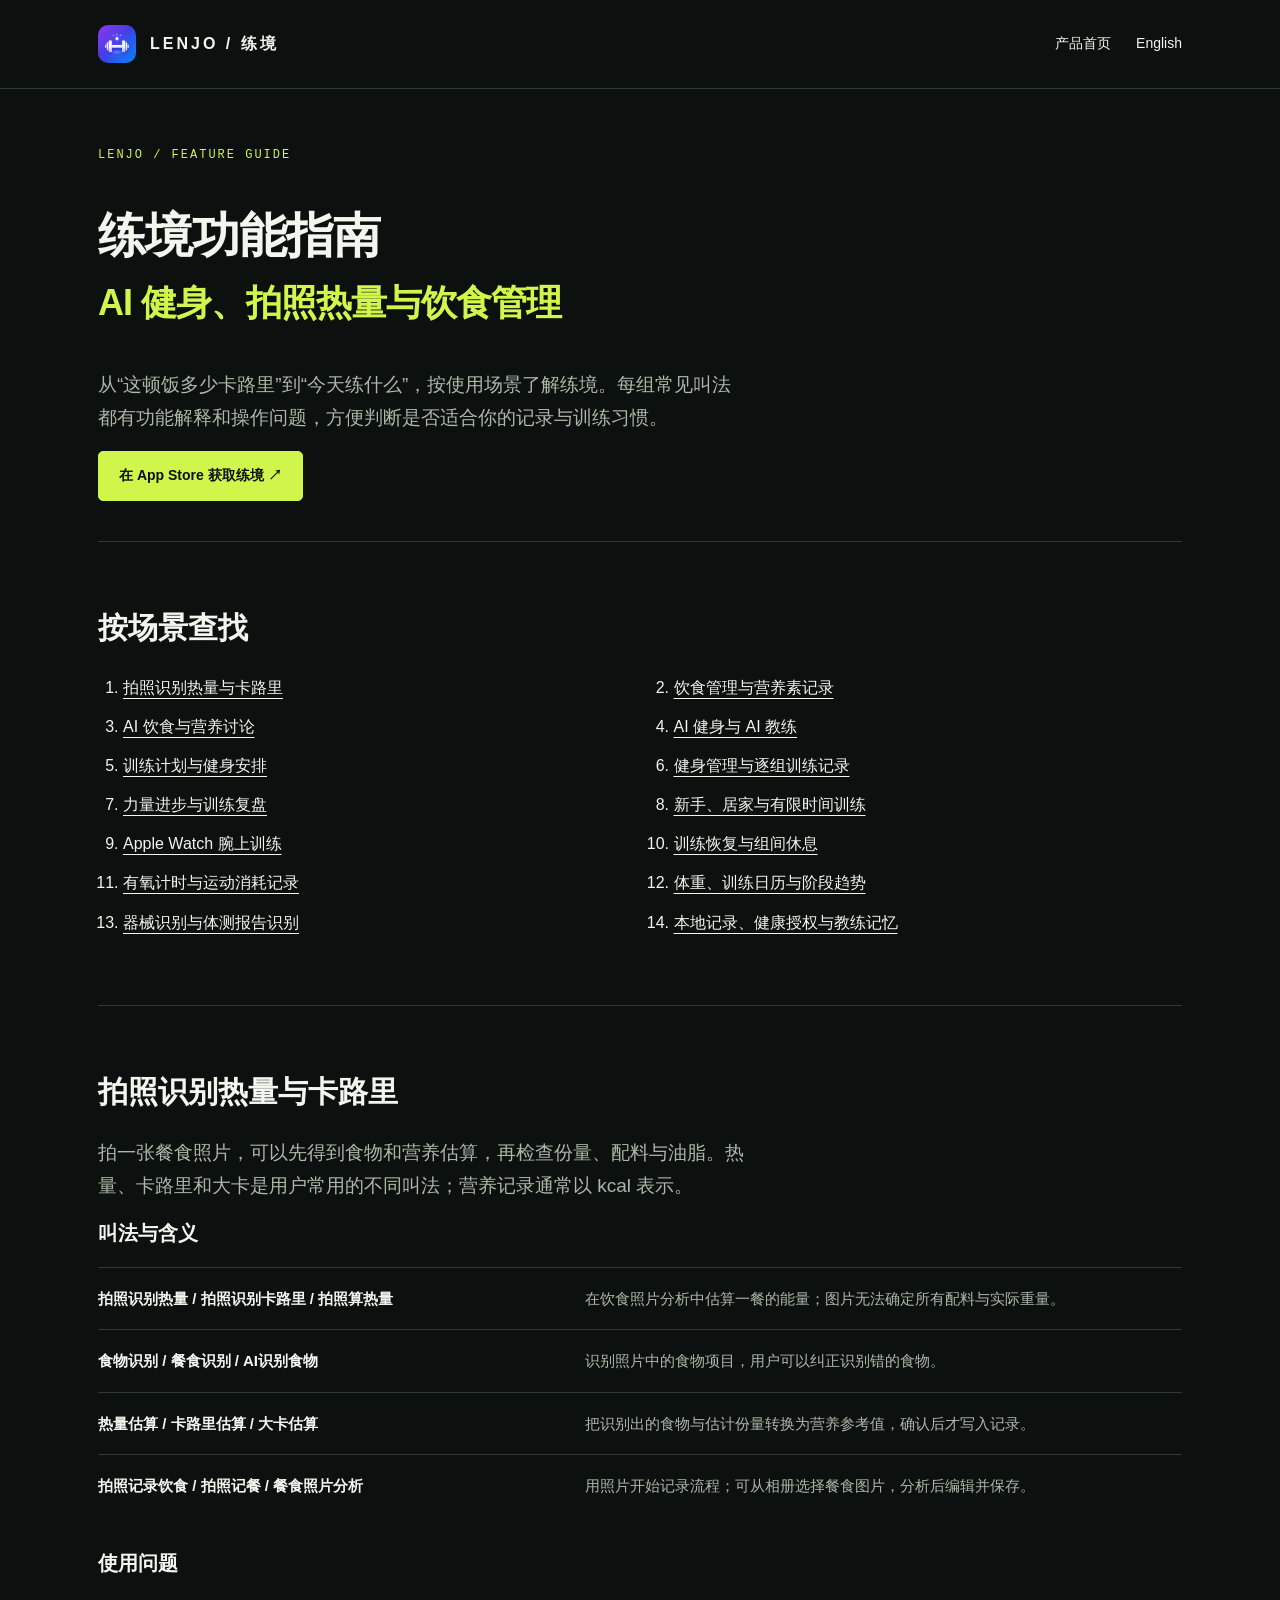
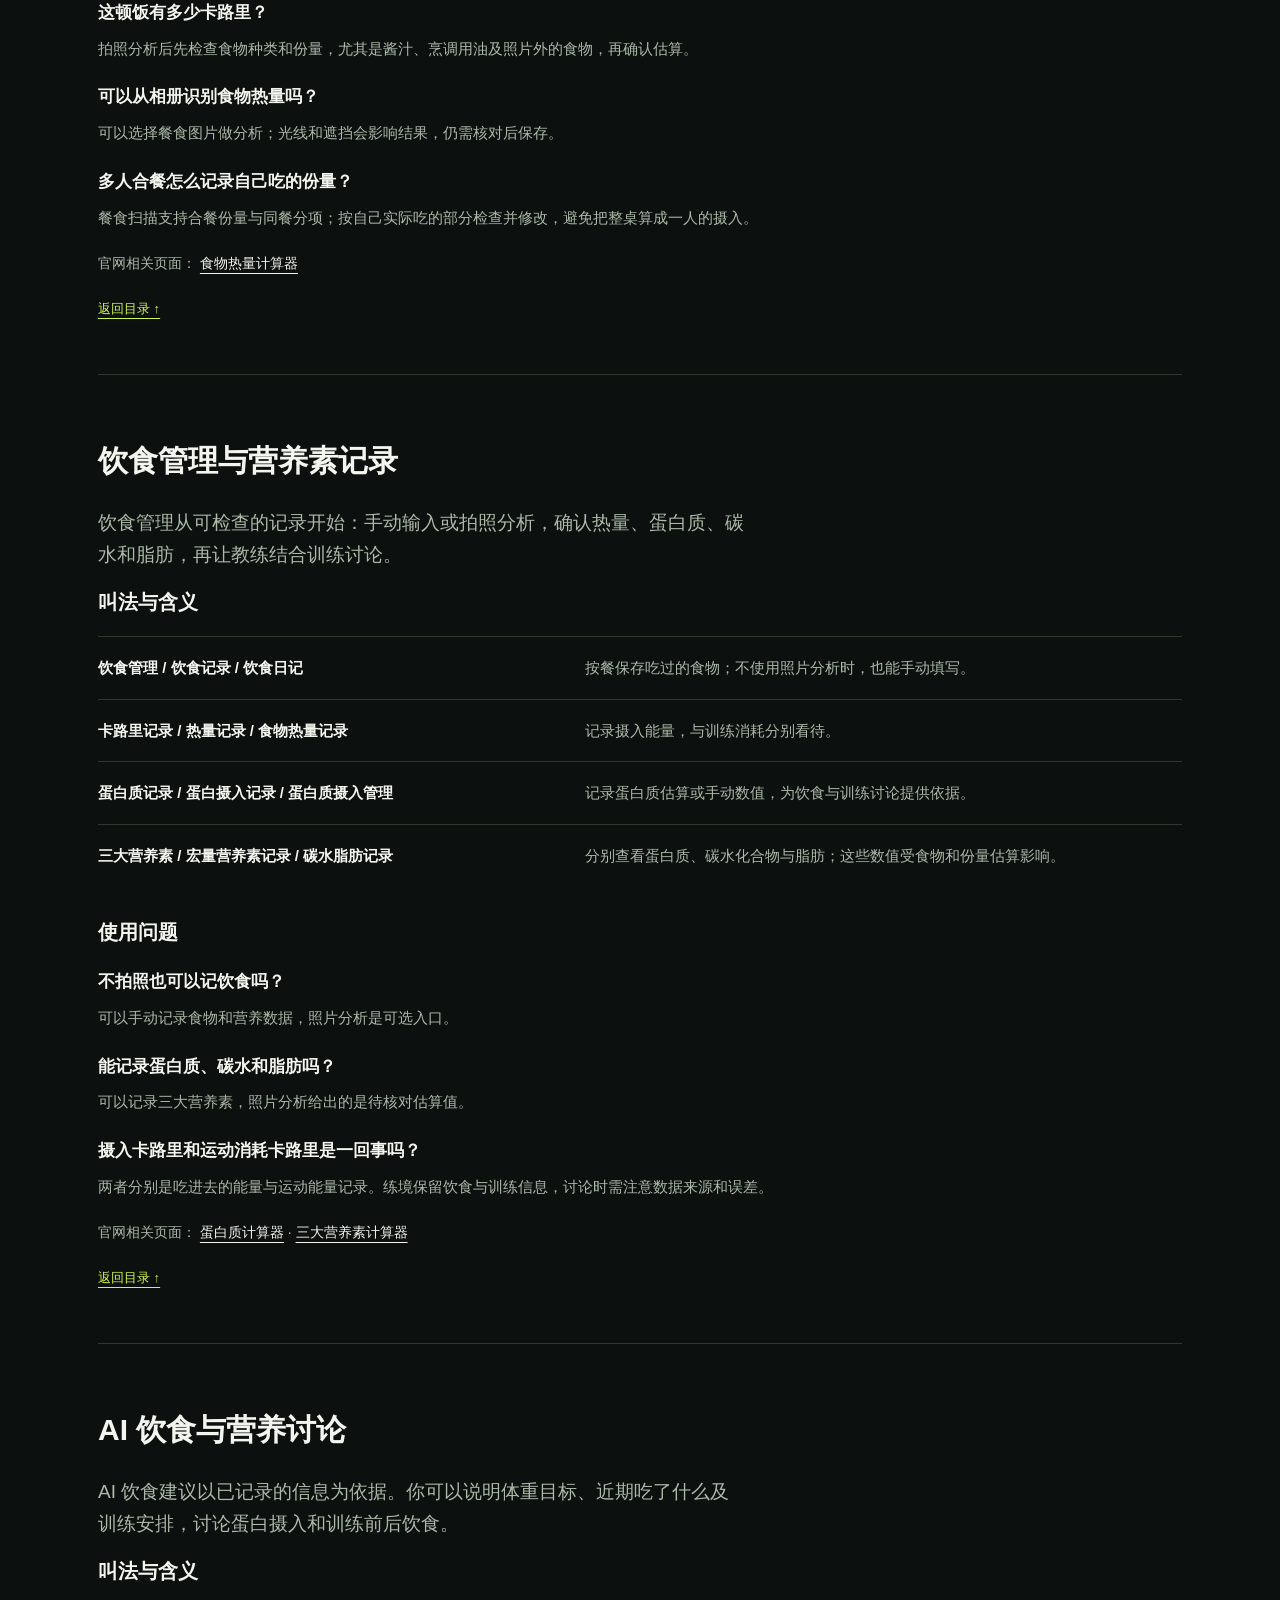
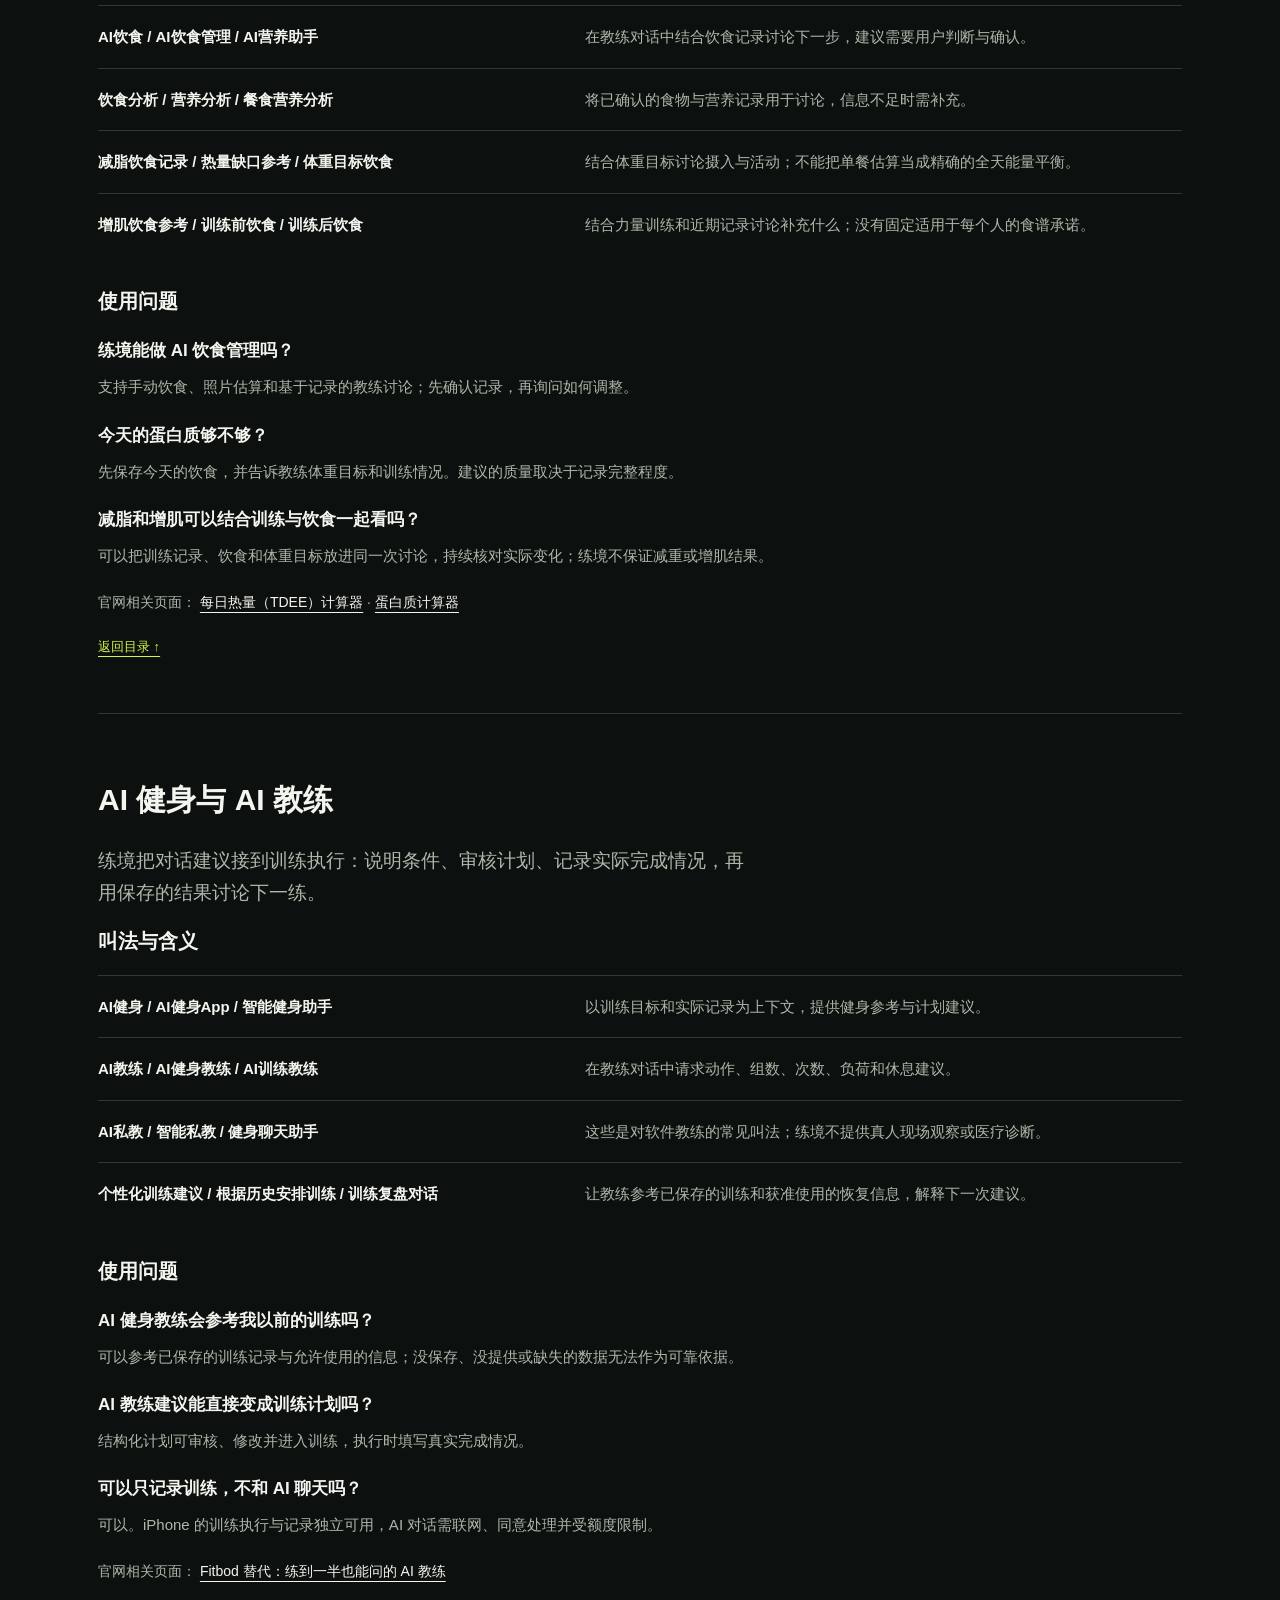
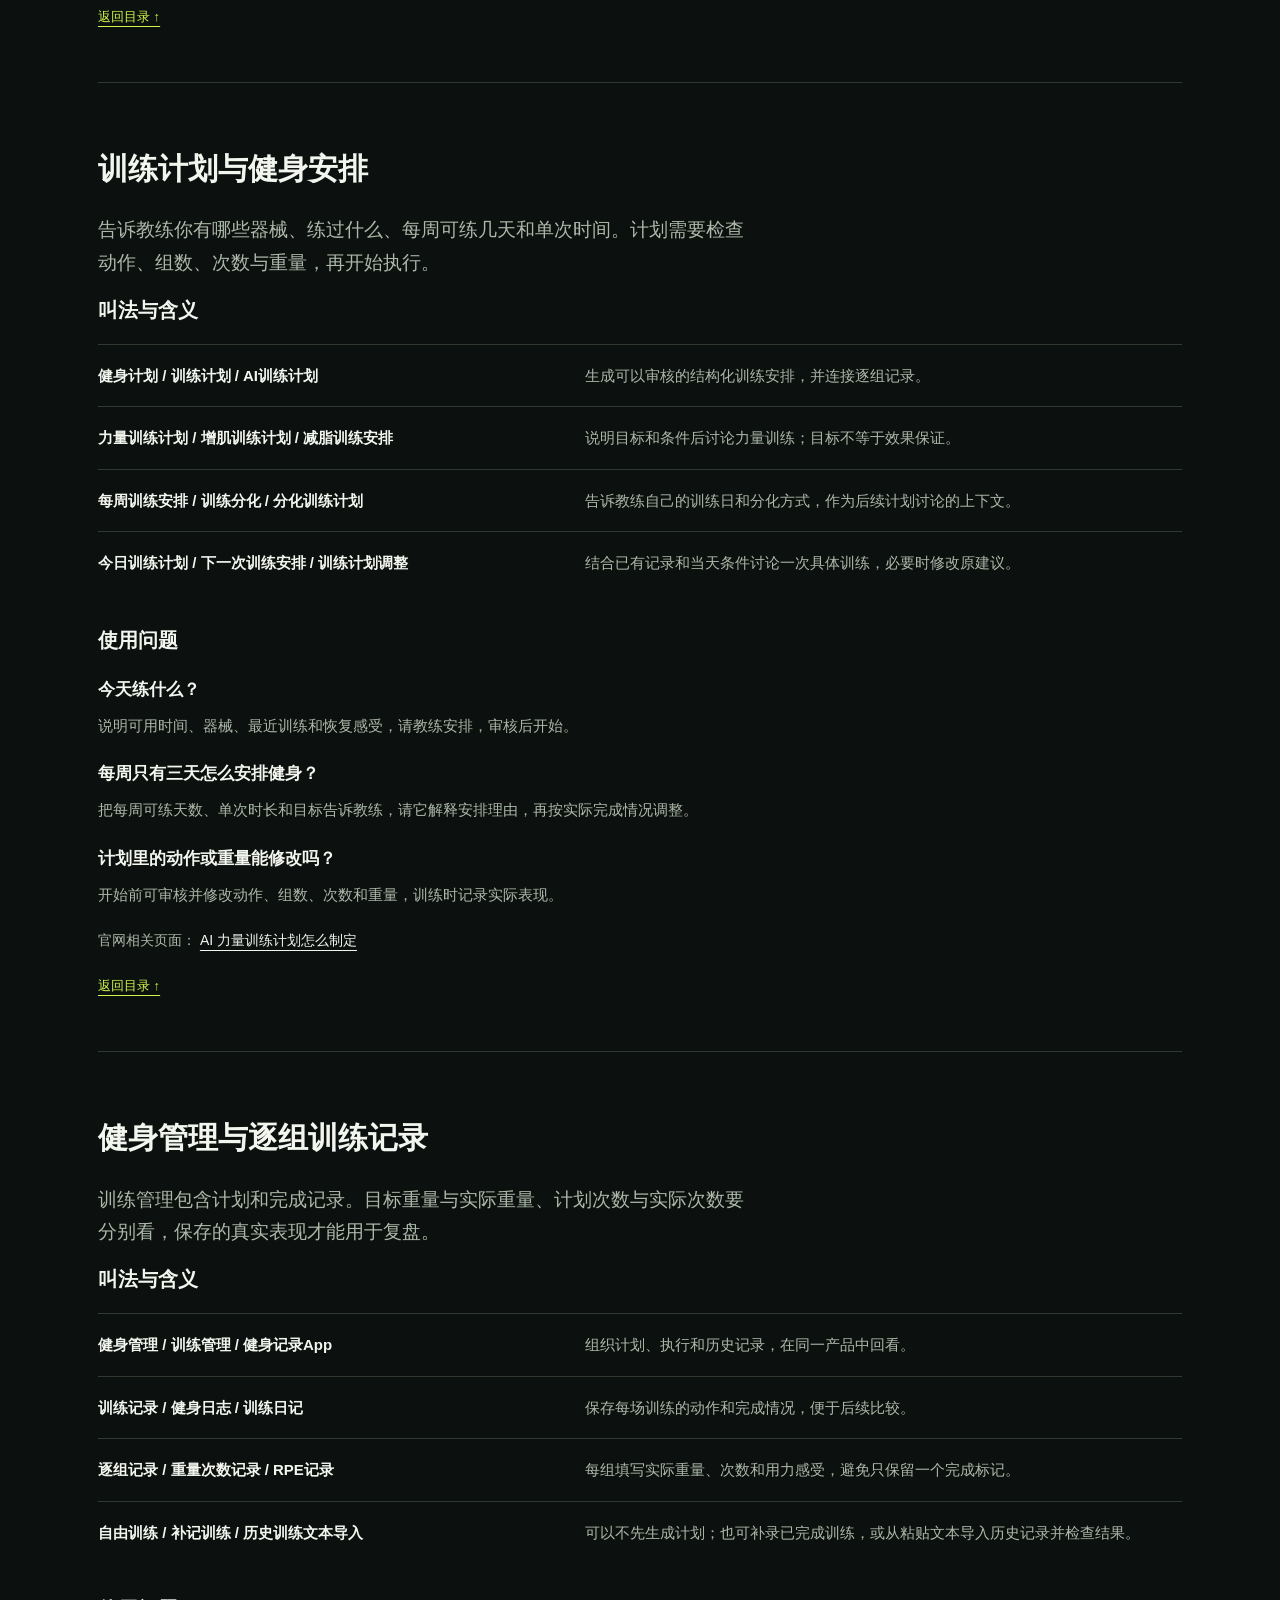
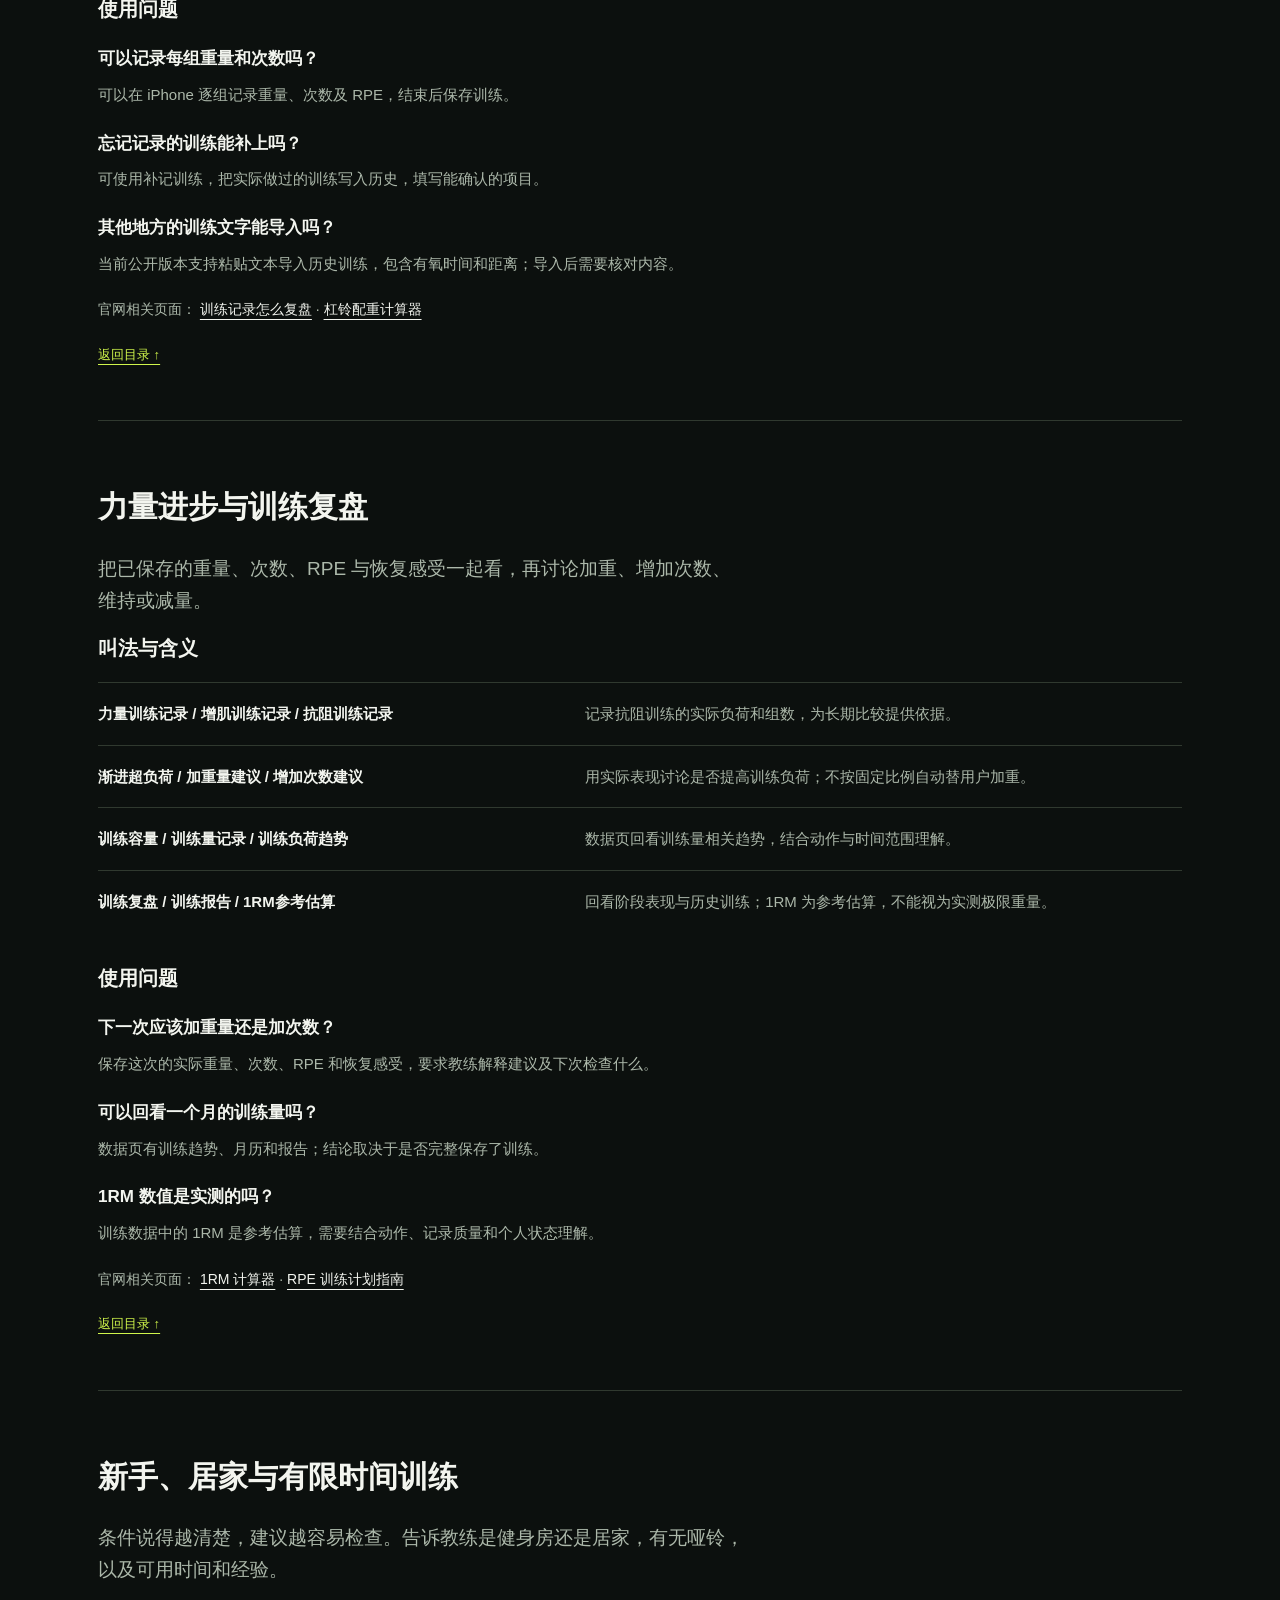
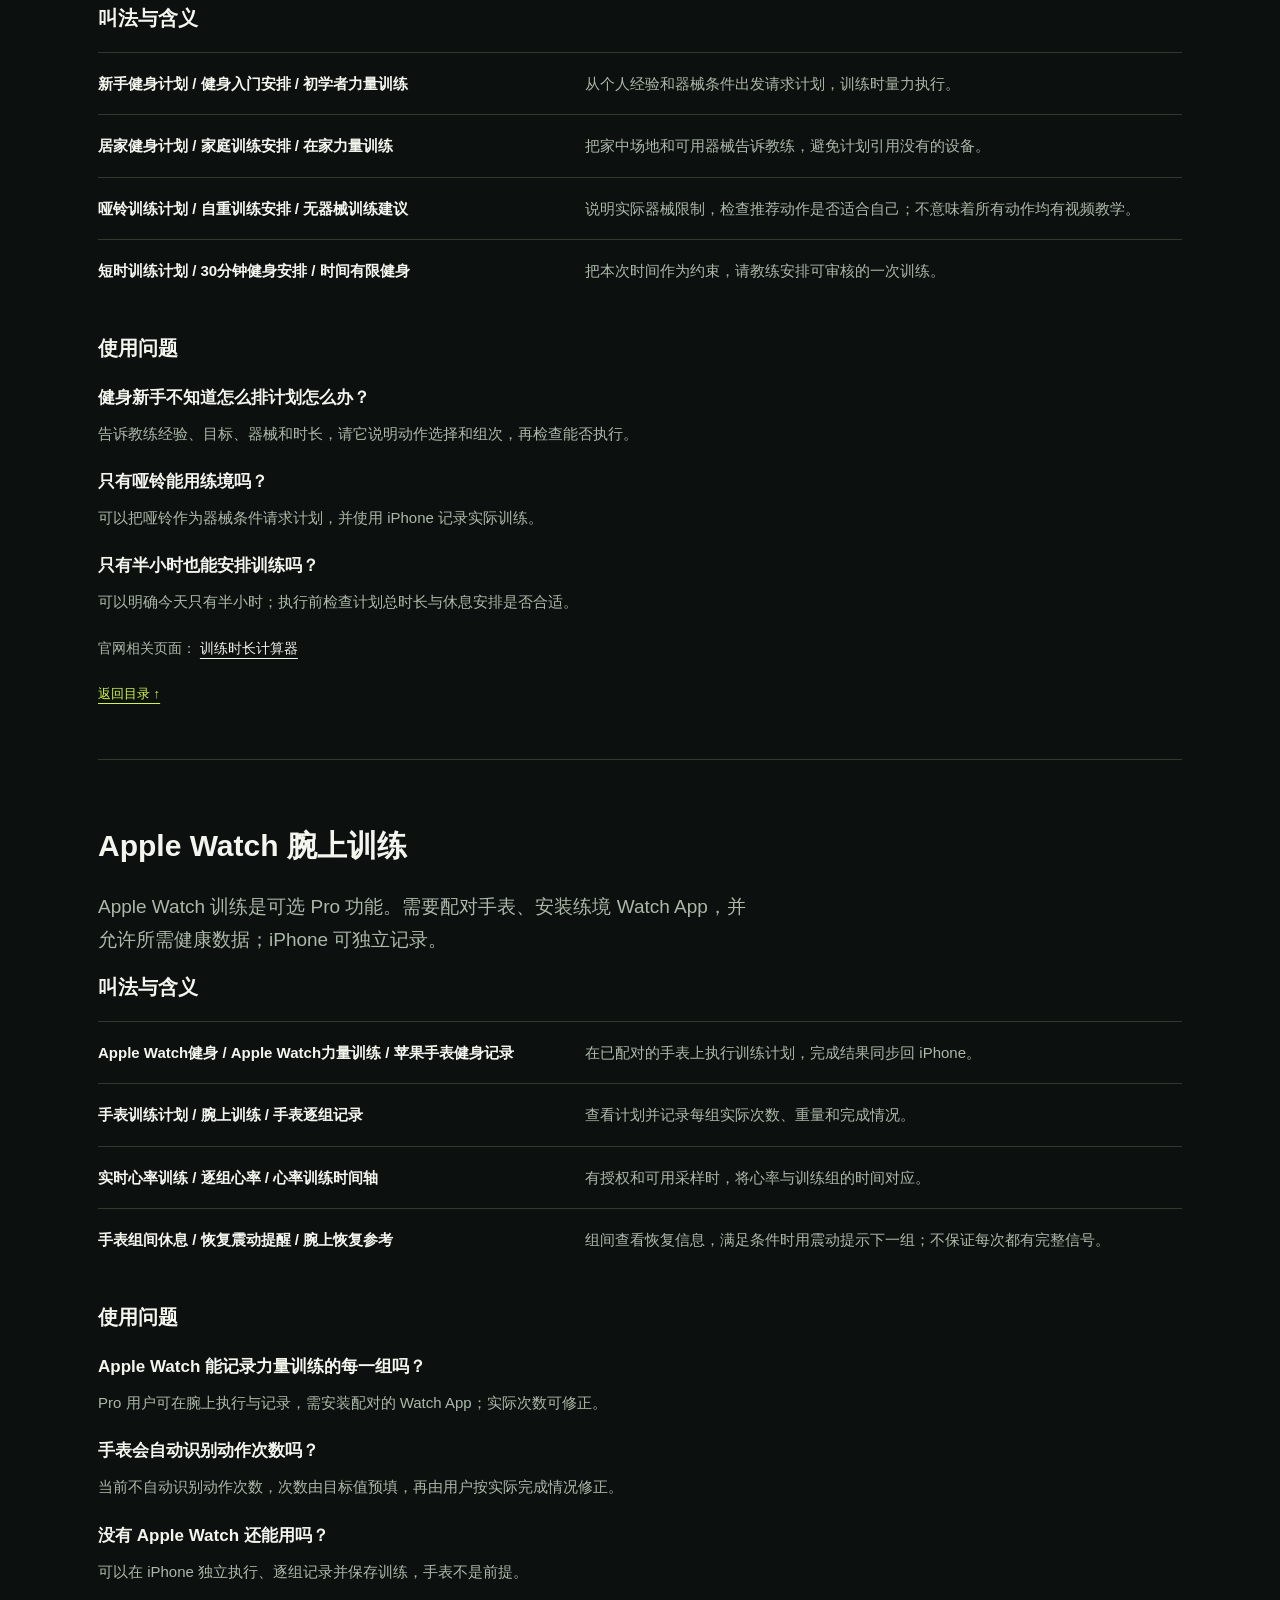
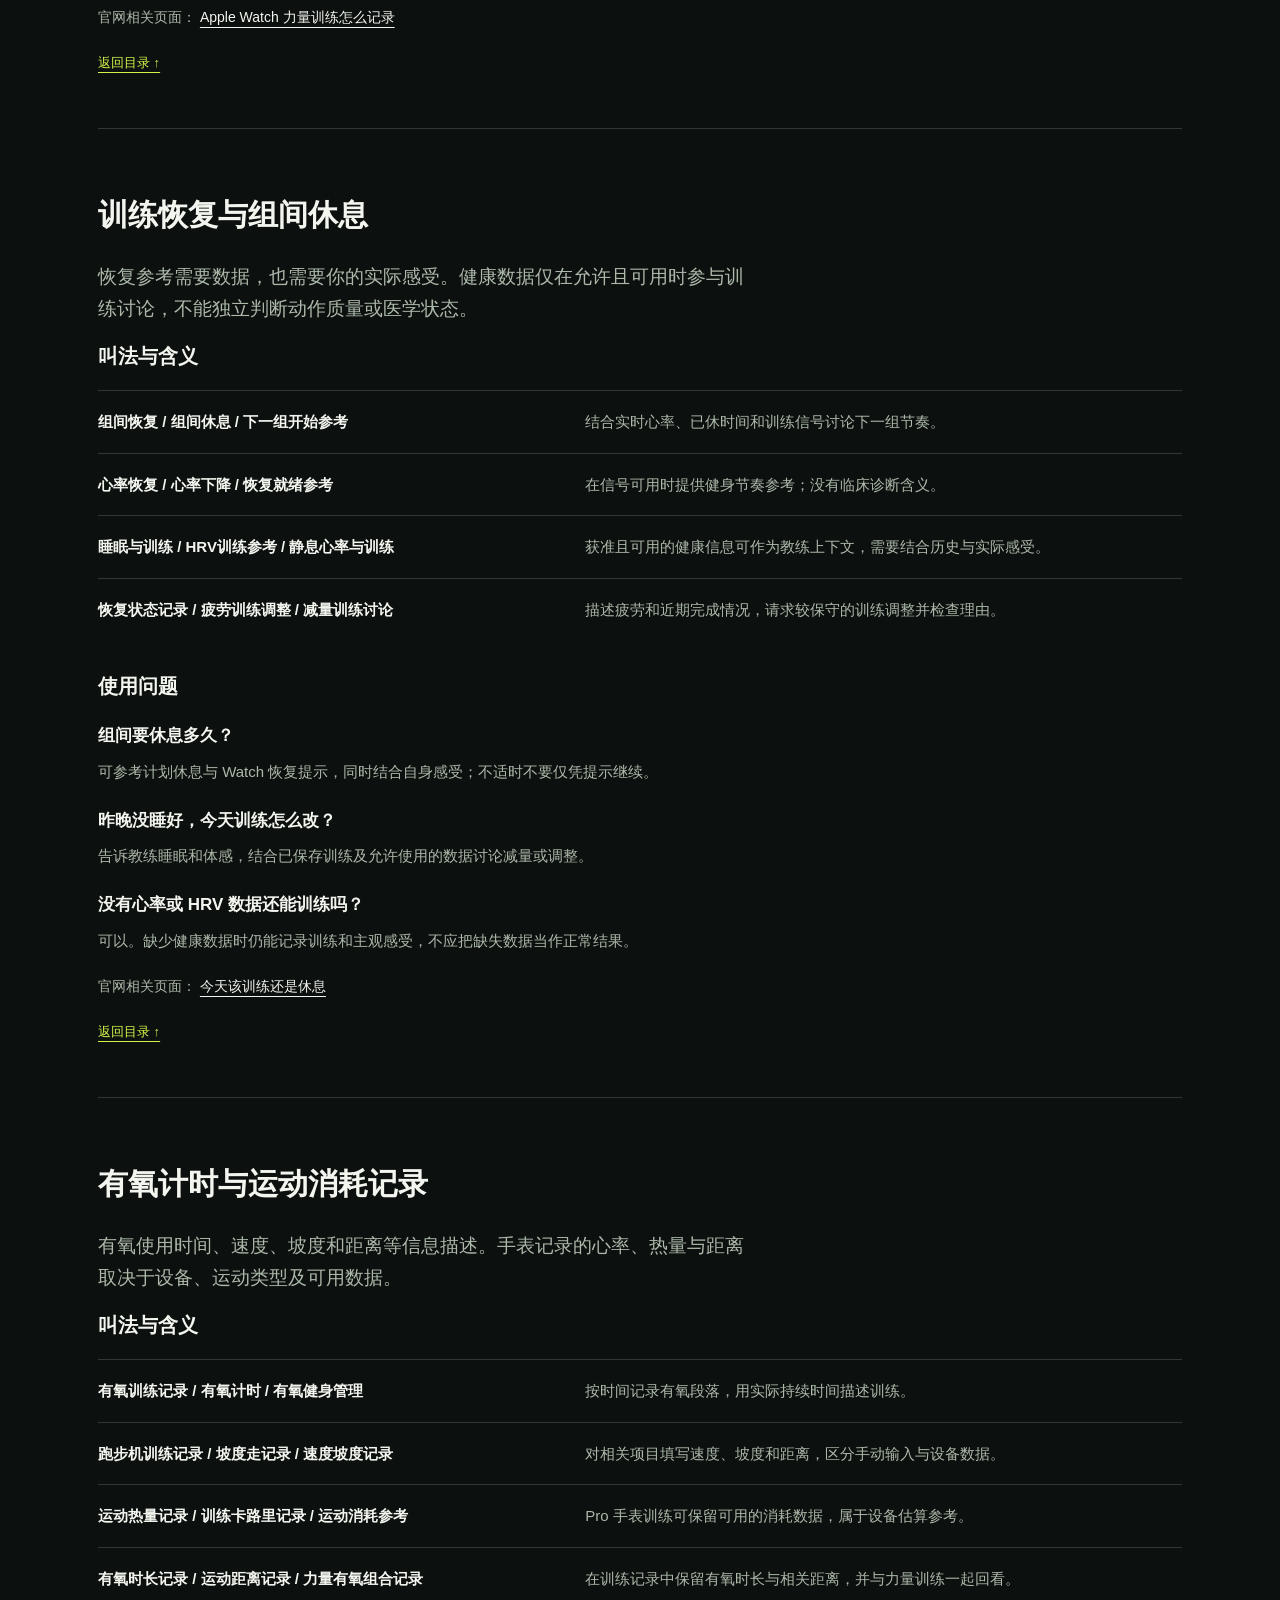
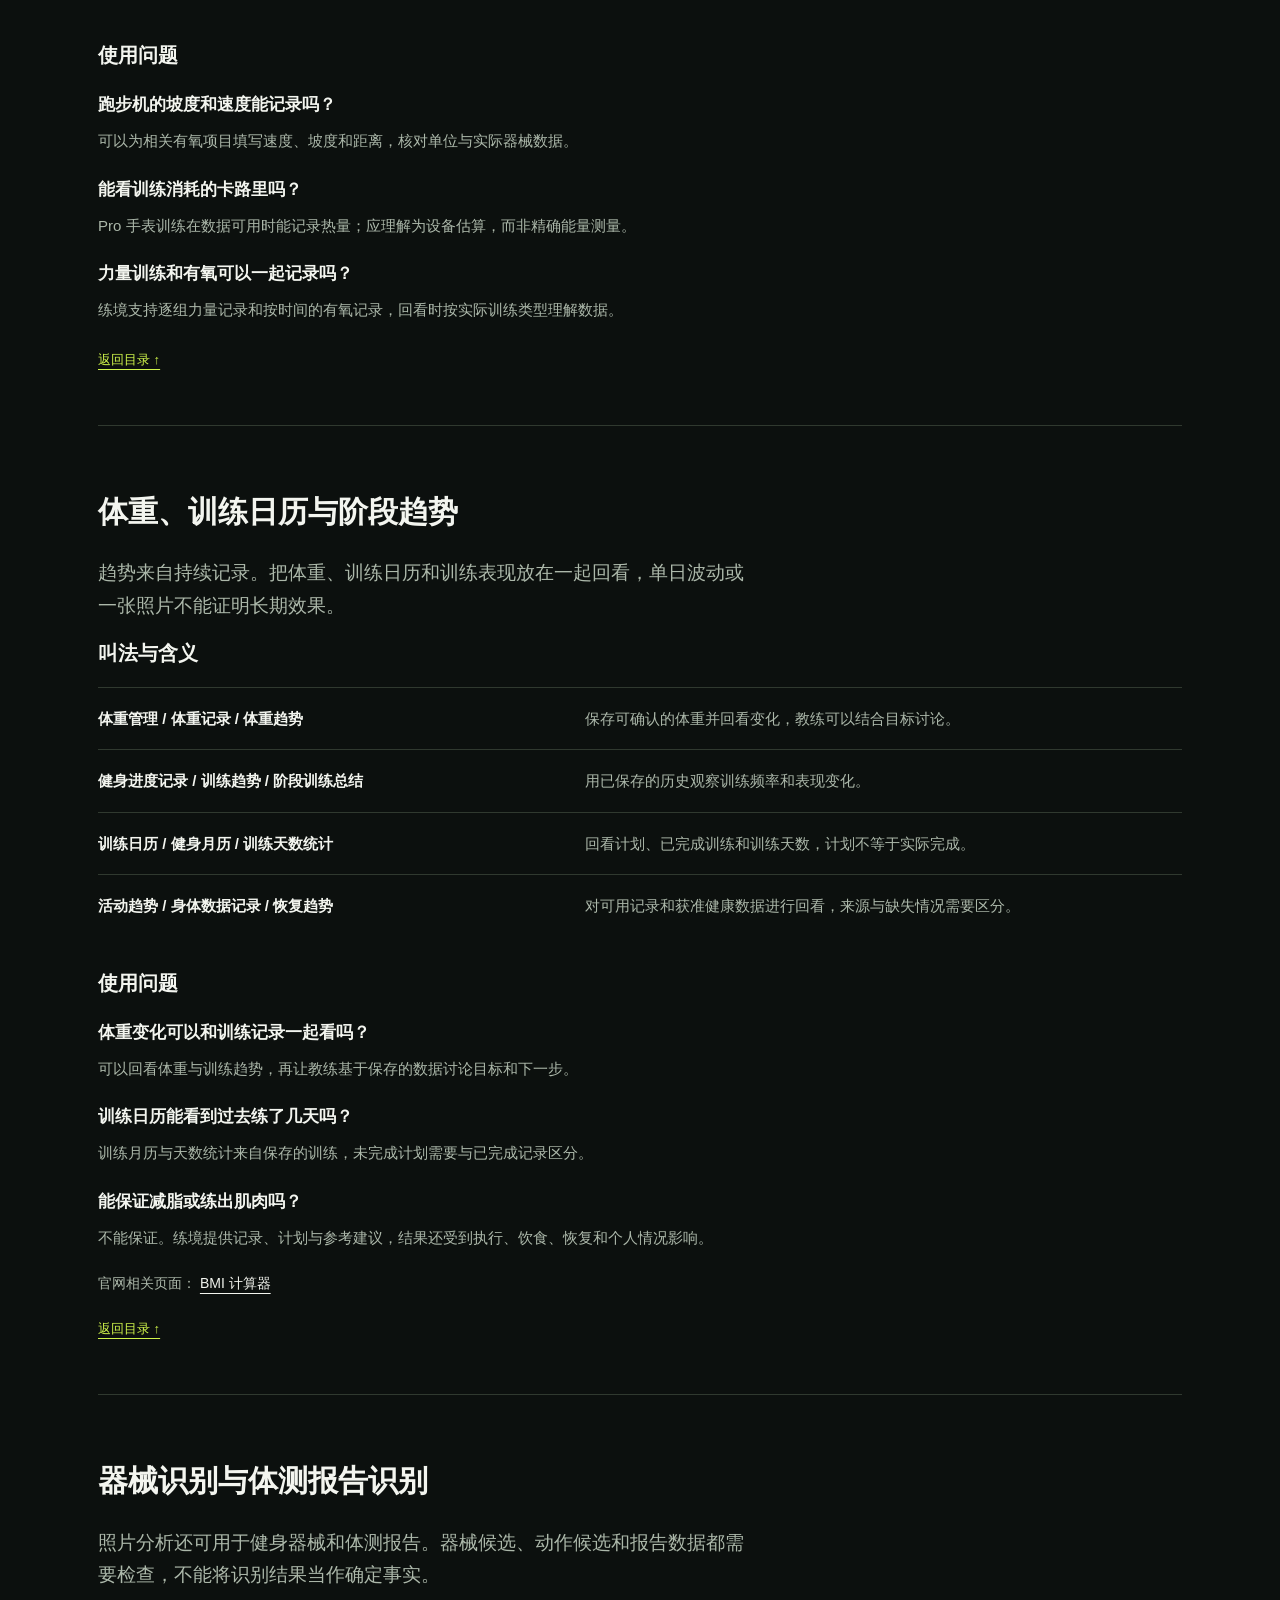
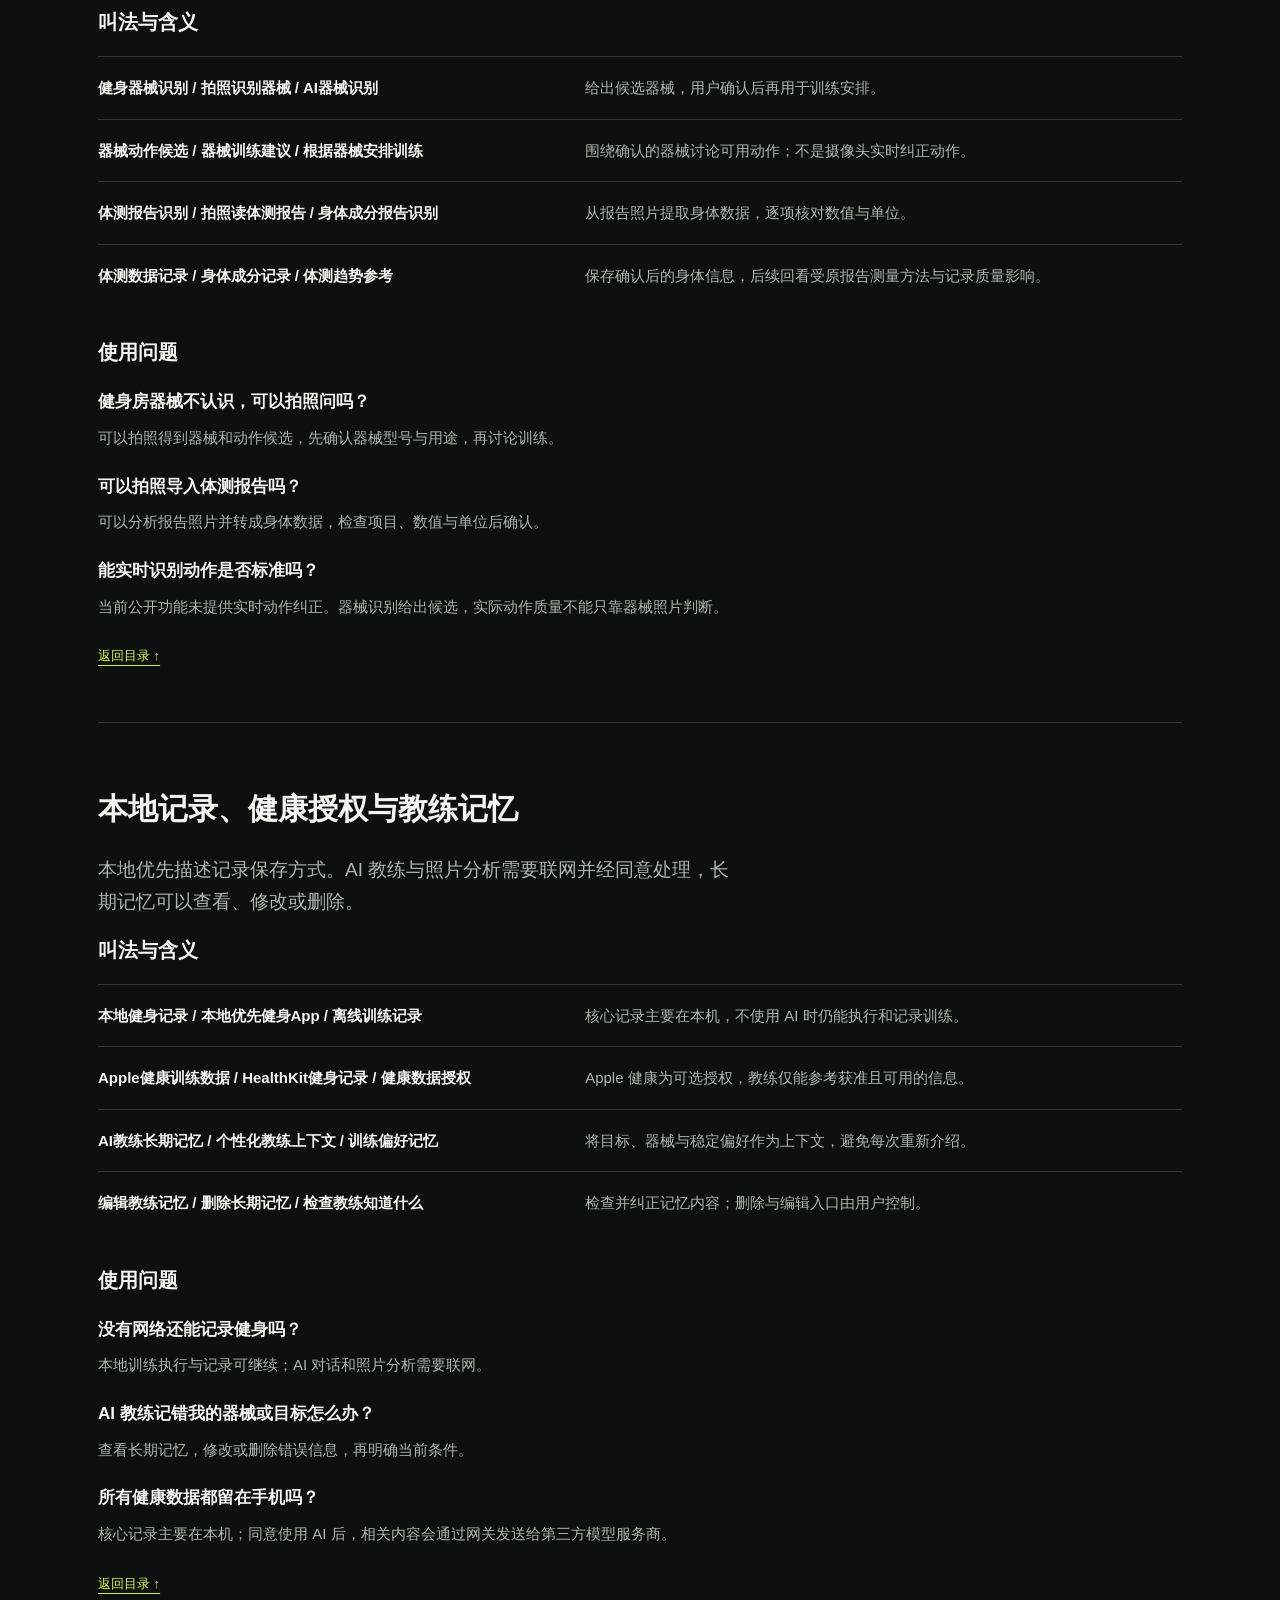
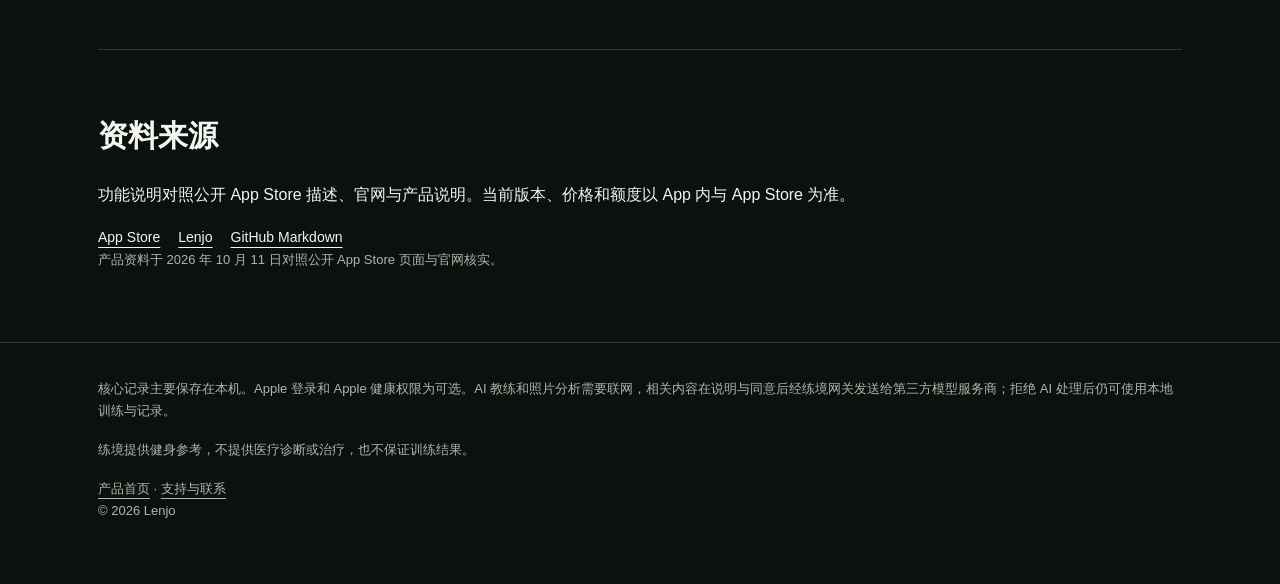
<file: zh/guide/index.html>
<!doctype html>
<html lang="zh-CN"><head><meta charset="utf-8"><meta name="viewport" content="width=device-width, initial-scale=1"><title>练境功能指南：AI 健身、拍照热量与饮食管理</title>
<meta name="description" content="了解练境的拍照识别热量、卡路里估算、AI 饮食、健身管理、AI 教练、训练计划和 Apple Watch 功能，按真实使用问题查找说明。"><meta name="robots" content="index,follow,max-image-preview:large"><link rel="canonical" href="https://zhangkaiming2579-dev.github.io/lenjo-app/zh/guide/">
<link rel="alternate" hreflang="en" href="https://zhangkaiming2579-dev.github.io/lenjo-app/guide/"><link rel="alternate" hreflang="zh-CN" href="https://zhangkaiming2579-dev.github.io/lenjo-app/zh/guide/"><link rel="alternate" hreflang="x-default" href="https://zhangkaiming2579-dev.github.io/lenjo-app/guide/">
<meta property="og:type" content="article"><meta property="og:title" content="练境功能指南：AI 健身、拍照热量与饮食管理"><meta property="og:description" content="了解练境的拍照识别热量、卡路里估算、AI 饮食、健身管理、AI 教练、训练计划和 Apple Watch 功能，按真实使用问题查找说明。"><meta property="og:url" content="https://zhangkaiming2579-dev.github.io/lenjo-app/zh/guide/"><meta property="og:image" content="https://zhangkaiming2579-dev.github.io/lenjo-app/assets/app-icon.png">
<link rel="icon" href="../../assets/app-icon.png"><link rel="stylesheet" href="../../styles.css?v=384b2c4967e7"><script type="application/ld+json">{"@context": "https://schema.org", "@type": "Article", "headline": "练境功能指南：AI 健身、拍照热量与饮食管理", "description": "了解练境的拍照识别热量、卡路里估算、AI 饮食、健身管理、AI 教练、训练计划和 Apple Watch 功能，按真实使用问题查找说明。", "inLanguage": "zh-CN", "dateModified": "2026-10-12", "mainEntityOfPage": "https://zhangkaiming2579-dev.github.io/lenjo-app/zh/guide/", "author": {"@type": "Organization", "name": "Lenjo / 练境", "url": "https://lenjoapp.com/"}, "about": {"@type": "SoftwareApplication", "@id": "https://lenjoapp.com/#app", "name": "Lenjo", "alternateName": "练境"}}</script></head>
<body class="zh"><a class="skip" href="#content">跳到正文</a><header><nav class="wrap" aria-label="Navigation"><a class="brand" href="../"><img src="../../assets/app-icon.png" alt="Lenjo app icon" width="38" height="38">LENJO / 练境</a><div class="nav-links"><a href="../">产品首页</a><a href="../../guide/">English</a></div></nav></header>
<main class="wrap" id="content"><section class="guide-hero"><p class="eyebrow">LENJO / FEATURE GUIDE</p><h1>练境功能指南<br><span>AI 健身、拍照热量与饮食管理</span></h1><p class="intro">从“这顿饭多少卡路里”到“今天练什么”，按使用场景了解练境。每组常见叫法都有功能解释和操作问题，方便判断是否适合你的记录与训练习惯。</p><a class="button primary" href="https://apps.apple.com/app/id6784486285">在 App Store 获取练境 ↗</a></section>
<section class="section" id="topics"><h2>按场景查找</h2><ol class="guide-toc"><li><a href="#photo-calories">拍照识别热量与卡路里</a></li><li><a href="#food-log">饮食管理与营养素记录</a></li><li><a href="#ai-nutrition">AI 饮食与营养讨论</a></li><li><a href="#ai-coach">AI 健身与 AI 教练</a></li><li><a href="#plans">训练计划与健身安排</a></li><li><a href="#workout-log">健身管理与逐组训练记录</a></li><li><a href="#strength-progress">力量进步与训练复盘</a></li><li><a href="#beginner-home">新手、居家与有限时间训练</a></li><li><a href="#watch">Apple Watch 腕上训练</a></li><li><a href="#recovery">训练恢复与组间休息</a></li><li><a href="#cardio">有氧计时与运动消耗记录</a></li><li><a href="#body-progress">体重、训练日历与阶段趋势</a></li><li><a href="#recognition">器械识别与体测报告识别</a></li><li><a href="#local-memory">本地记录、健康授权与教练记忆</a></li></ol></section><section class="section guide-topic" id="photo-calories"><h2>拍照识别热量与卡路里</h2><p class="intro">拍一张餐食照片，可以先得到食物和营养估算，再检查份量、配料与油脂。热量、卡路里和大卡是用户常用的不同叫法；营养记录通常以 kcal 表示。</p><h3>叫法与含义</h3><dl class="glossary"><div class="term-row"><dt>拍照识别热量 / 拍照识别卡路里 / 拍照算热量</dt><dd>在饮食照片分析中估算一餐的能量；图片无法确定所有配料与实际重量。</dd></div><div class="term-row"><dt>食物识别 / 餐食识别 / AI识别食物</dt><dd>识别照片中的食物项目，用户可以纠正识别错的食物。</dd></div><div class="term-row"><dt>热量估算 / 卡路里估算 / 大卡估算</dt><dd>把识别出的食物与估计份量转换为营养参考值，确认后才写入记录。</dd></div><div class="term-row"><dt>拍照记录饮食 / 拍照记餐 / 餐食照片分析</dt><dd>用照片开始记录流程；可从相册选择餐食图片，分析后编辑并保存。</dd></div></dl><h3>使用问题</h3><div class="guide-qa"><article><h4>这顿饭有多少卡路里？</h4><p>拍照分析后先检查食物种类和份量，尤其是酱汁、烹调用油及照片外的食物，再确认估算。</p></article><article><h4>可以从相册识别食物热量吗？</h4><p>可以选择餐食图片做分析；光线和遮挡会影响结果，仍需核对后保存。</p></article><article><h4>多人合餐怎么记录自己吃的份量？</h4><p>餐食扫描支持合餐份量与同餐分项；按自己实际吃的部分检查并修改，避免把整桌算成一人的摄入。</p></article></div><p class="official-more">官网相关页面： <a href="https://lenjoapp.com/tools/food-calories/">食物热量计算器</a></p><a class="back-top" href="#topics">返回目录 ↑</a></section><section class="section guide-topic" id="food-log"><h2>饮食管理与营养素记录</h2><p class="intro">饮食管理从可检查的记录开始：手动输入或拍照分析，确认热量、蛋白质、碳水和脂肪，再让教练结合训练讨论。</p><h3>叫法与含义</h3><dl class="glossary"><div class="term-row"><dt>饮食管理 / 饮食记录 / 饮食日记</dt><dd>按餐保存吃过的食物；不使用照片分析时，也能手动填写。</dd></div><div class="term-row"><dt>卡路里记录 / 热量记录 / 食物热量记录</dt><dd>记录摄入能量，与训练消耗分别看待。</dd></div><div class="term-row"><dt>蛋白质记录 / 蛋白摄入记录 / 蛋白质摄入管理</dt><dd>记录蛋白质估算或手动数值，为饮食与训练讨论提供依据。</dd></div><div class="term-row"><dt>三大营养素 / 宏量营养素记录 / 碳水脂肪记录</dt><dd>分别查看蛋白质、碳水化合物与脂肪；这些数值受食物和份量估算影响。</dd></div></dl><h3>使用问题</h3><div class="guide-qa"><article><h4>不拍照也可以记饮食吗？</h4><p>可以手动记录食物和营养数据，照片分析是可选入口。</p></article><article><h4>能记录蛋白质、碳水和脂肪吗？</h4><p>可以记录三大营养素，照片分析给出的是待核对估算值。</p></article><article><h4>摄入卡路里和运动消耗卡路里是一回事吗？</h4><p>两者分别是吃进去的能量与运动能量记录。练境保留饮食与训练信息，讨论时需注意数据来源和误差。</p></article></div><p class="official-more">官网相关页面： <a href="https://lenjoapp.com/tools/protein/">蛋白质计算器</a> · <a href="https://lenjoapp.com/tools/macros/">三大营养素计算器</a></p><a class="back-top" href="#topics">返回目录 ↑</a></section><section class="section guide-topic" id="ai-nutrition"><h2>AI 饮食与营养讨论</h2><p class="intro">AI 饮食建议以已记录的信息为依据。你可以说明体重目标、近期吃了什么及训练安排，讨论蛋白摄入和训练前后饮食。</p><h3>叫法与含义</h3><dl class="glossary"><div class="term-row"><dt>AI饮食 / AI饮食管理 / AI营养助手</dt><dd>在教练对话中结合饮食记录讨论下一步，建议需要用户判断与确认。</dd></div><div class="term-row"><dt>饮食分析 / 营养分析 / 餐食营养分析</dt><dd>将已确认的食物与营养记录用于讨论，信息不足时需补充。</dd></div><div class="term-row"><dt>减脂饮食记录 / 热量缺口参考 / 体重目标饮食</dt><dd>结合体重目标讨论摄入与活动；不能把单餐估算当成精确的全天能量平衡。</dd></div><div class="term-row"><dt>增肌饮食参考 / 训练前饮食 / 训练后饮食</dt><dd>结合力量训练和近期记录讨论补充什么；没有固定适用于每个人的食谱承诺。</dd></div></dl><h3>使用问题</h3><div class="guide-qa"><article><h4>练境能做 AI 饮食管理吗？</h4><p>支持手动饮食、照片估算和基于记录的教练讨论；先确认记录，再询问如何调整。</p></article><article><h4>今天的蛋白质够不够？</h4><p>先保存今天的饮食，并告诉教练体重目标和训练情况。建议的质量取决于记录完整程度。</p></article><article><h4>减脂和增肌可以结合训练与饮食一起看吗？</h4><p>可以把训练记录、饮食和体重目标放进同一次讨论，持续核对实际变化；练境不保证减重或增肌结果。</p></article></div><p class="official-more">官网相关页面： <a href="https://lenjoapp.com/tools/tdee/">每日热量（TDEE）计算器</a> · <a href="https://lenjoapp.com/tools/protein/">蛋白质计算器</a></p><a class="back-top" href="#topics">返回目录 ↑</a></section><section class="section guide-topic" id="ai-coach"><h2>AI 健身与 AI 教练</h2><p class="intro">练境把对话建议接到训练执行：说明条件、审核计划、记录实际完成情况，再用保存的结果讨论下一练。</p><h3>叫法与含义</h3><dl class="glossary"><div class="term-row"><dt>AI健身 / AI健身App / 智能健身助手</dt><dd>以训练目标和实际记录为上下文，提供健身参考与计划建议。</dd></div><div class="term-row"><dt>AI教练 / AI健身教练 / AI训练教练</dt><dd>在教练对话中请求动作、组数、次数、负荷和休息建议。</dd></div><div class="term-row"><dt>AI私教 / 智能私教 / 健身聊天助手</dt><dd>这些是对软件教练的常见叫法；练境不提供真人现场观察或医疗诊断。</dd></div><div class="term-row"><dt>个性化训练建议 / 根据历史安排训练 / 训练复盘对话</dt><dd>让教练参考已保存的训练和获准使用的恢复信息，解释下一次建议。</dd></div></dl><h3>使用问题</h3><div class="guide-qa"><article><h4>AI 健身教练会参考我以前的训练吗？</h4><p>可以参考已保存的训练记录与允许使用的信息；没保存、没提供或缺失的数据无法作为可靠依据。</p></article><article><h4>AI 教练建议能直接变成训练计划吗？</h4><p>结构化计划可审核、修改并进入训练，执行时填写真实完成情况。</p></article><article><h4>可以只记录训练，不和 AI 聊天吗？</h4><p>可以。iPhone 的训练执行与记录独立可用，AI 对话需联网、同意处理并受额度限制。</p></article></div><p class="official-more">官网相关页面： <a href="https://lenjoapp.com/fitbod-alternative/">Fitbod 替代：练到一半也能问的 AI 教练</a></p><a class="back-top" href="#topics">返回目录 ↑</a></section><section class="section guide-topic" id="plans"><h2>训练计划与健身安排</h2><p class="intro">告诉教练你有哪些器械、练过什么、每周可练几天和单次时间。计划需要检查动作、组数、次数与重量，再开始执行。</p><h3>叫法与含义</h3><dl class="glossary"><div class="term-row"><dt>健身计划 / 训练计划 / AI训练计划</dt><dd>生成可以审核的结构化训练安排，并连接逐组记录。</dd></div><div class="term-row"><dt>力量训练计划 / 增肌训练计划 / 减脂训练安排</dt><dd>说明目标和条件后讨论力量训练；目标不等于效果保证。</dd></div><div class="term-row"><dt>每周训练安排 / 训练分化 / 分化训练计划</dt><dd>告诉教练自己的训练日和分化方式，作为后续计划讨论的上下文。</dd></div><div class="term-row"><dt>今日训练计划 / 下一次训练安排 / 训练计划调整</dt><dd>结合已有记录和当天条件讨论一次具体训练，必要时修改原建议。</dd></div></dl><h3>使用问题</h3><div class="guide-qa"><article><h4>今天练什么？</h4><p>说明可用时间、器械、最近训练和恢复感受，请教练安排，审核后开始。</p></article><article><h4>每周只有三天怎么安排健身？</h4><p>把每周可练天数、单次时长和目标告诉教练，请它解释安排理由，再按实际完成情况调整。</p></article><article><h4>计划里的动作或重量能修改吗？</h4><p>开始前可审核并修改动作、组数、次数和重量，训练时记录实际表现。</p></article></div><p class="official-more">官网相关页面： <a href="https://lenjoapp.com/guides/ai-strength-training-plan/">AI 力量训练计划怎么制定</a></p><a class="back-top" href="#topics">返回目录 ↑</a></section><section class="section guide-topic" id="workout-log"><h2>健身管理与逐组训练记录</h2><p class="intro">训练管理包含计划和完成记录。目标重量与实际重量、计划次数与实际次数要分别看，保存的真实表现才能用于复盘。</p><h3>叫法与含义</h3><dl class="glossary"><div class="term-row"><dt>健身管理 / 训练管理 / 健身记录App</dt><dd>组织计划、执行和历史记录，在同一产品中回看。</dd></div><div class="term-row"><dt>训练记录 / 健身日志 / 训练日记</dt><dd>保存每场训练的动作和完成情况，便于后续比较。</dd></div><div class="term-row"><dt>逐组记录 / 重量次数记录 / RPE记录</dt><dd>每组填写实际重量、次数和用力感受，避免只保留一个完成标记。</dd></div><div class="term-row"><dt>自由训练 / 补记训练 / 历史训练文本导入</dt><dd>可以不先生成计划；也可补录已完成训练，或从粘贴文本导入历史记录并检查结果。</dd></div></dl><h3>使用问题</h3><div class="guide-qa"><article><h4>可以记录每组重量和次数吗？</h4><p>可以在 iPhone 逐组记录重量、次数及 RPE，结束后保存训练。</p></article><article><h4>忘记记录的训练能补上吗？</h4><p>可使用补记训练，把实际做过的训练写入历史，填写能确认的项目。</p></article><article><h4>其他地方的训练文字能导入吗？</h4><p>当前公开版本支持粘贴文本导入历史训练，包含有氧时间和距离；导入后需要核对内容。</p></article></div><p class="official-more">官网相关页面： <a href="https://lenjoapp.com/guides/workout-log-analysis/">训练记录怎么复盘</a> · <a href="https://lenjoapp.com/tools/plates/">杠铃配重计算器</a></p><a class="back-top" href="#topics">返回目录 ↑</a></section><section class="section guide-topic" id="strength-progress"><h2>力量进步与训练复盘</h2><p class="intro">把已保存的重量、次数、RPE 与恢复感受一起看，再讨论加重、增加次数、维持或减量。</p><h3>叫法与含义</h3><dl class="glossary"><div class="term-row"><dt>力量训练记录 / 增肌训练记录 / 抗阻训练记录</dt><dd>记录抗阻训练的实际负荷和组数，为长期比较提供依据。</dd></div><div class="term-row"><dt>渐进超负荷 / 加重量建议 / 增加次数建议</dt><dd>用实际表现讨论是否提高训练负荷；不按固定比例自动替用户加重。</dd></div><div class="term-row"><dt>训练容量 / 训练量记录 / 训练负荷趋势</dt><dd>数据页回看训练量相关趋势，结合动作与时间范围理解。</dd></div><div class="term-row"><dt>训练复盘 / 训练报告 / 1RM参考估算</dt><dd>回看阶段表现与历史训练；1RM 为参考估算，不能视为实测极限重量。</dd></div></dl><h3>使用问题</h3><div class="guide-qa"><article><h4>下一次应该加重量还是加次数？</h4><p>保存这次的实际重量、次数、RPE 和恢复感受，要求教练解释建议及下次检查什么。</p></article><article><h4>可以回看一个月的训练量吗？</h4><p>数据页有训练趋势、月历和报告；结论取决于是否完整保存了训练。</p></article><article><h4>1RM 数值是实测的吗？</h4><p>训练数据中的 1RM 是参考估算，需要结合动作、记录质量和个人状态理解。</p></article></div><p class="official-more">官网相关页面： <a href="https://lenjoapp.com/tools/one-rep-max/">1RM 计算器</a> · <a href="https://lenjoapp.com/guides/rpe-training-plan/">RPE 训练计划指南</a></p><a class="back-top" href="#topics">返回目录 ↑</a></section><section class="section guide-topic" id="beginner-home"><h2>新手、居家与有限时间训练</h2><p class="intro">条件说得越清楚，建议越容易检查。告诉教练是健身房还是居家，有无哑铃，以及可用时间和经验。</p><h3>叫法与含义</h3><dl class="glossary"><div class="term-row"><dt>新手健身计划 / 健身入门安排 / 初学者力量训练</dt><dd>从个人经验和器械条件出发请求计划，训练时量力执行。</dd></div><div class="term-row"><dt>居家健身计划 / 家庭训练安排 / 在家力量训练</dt><dd>把家中场地和可用器械告诉教练，避免计划引用没有的设备。</dd></div><div class="term-row"><dt>哑铃训练计划 / 自重训练安排 / 无器械训练建议</dt><dd>说明实际器械限制，检查推荐动作是否适合自己；不意味着所有动作均有视频教学。</dd></div><div class="term-row"><dt>短时训练计划 / 30分钟健身安排 / 时间有限健身</dt><dd>把本次时间作为约束，请教练安排可审核的一次训练。</dd></div></dl><h3>使用问题</h3><div class="guide-qa"><article><h4>健身新手不知道怎么排计划怎么办？</h4><p>告诉教练经验、目标、器械和时长，请它说明动作选择和组次，再检查能否执行。</p></article><article><h4>只有哑铃能用练境吗？</h4><p>可以把哑铃作为器械条件请求计划，并使用 iPhone 记录实际训练。</p></article><article><h4>只有半小时也能安排训练吗？</h4><p>可以明确今天只有半小时；执行前检查计划总时长与休息安排是否合适。</p></article></div><p class="official-more">官网相关页面： <a href="https://lenjoapp.com/tools/workout-duration/">训练时长计算器</a></p><a class="back-top" href="#topics">返回目录 ↑</a></section><section class="section guide-topic" id="watch"><h2>Apple Watch 腕上训练</h2><p class="intro">Apple Watch 训练是可选 Pro 功能。需要配对手表、安装练境 Watch App，并允许所需健康数据；iPhone 可独立记录。</p><h3>叫法与含义</h3><dl class="glossary"><div class="term-row"><dt>Apple Watch健身 / Apple Watch力量训练 / 苹果手表健身记录</dt><dd>在已配对的手表上执行训练计划，完成结果同步回 iPhone。</dd></div><div class="term-row"><dt>手表训练计划 / 腕上训练 / 手表逐组记录</dt><dd>查看计划并记录每组实际次数、重量和完成情况。</dd></div><div class="term-row"><dt>实时心率训练 / 逐组心率 / 心率训练时间轴</dt><dd>有授权和可用采样时，将心率与训练组的时间对应。</dd></div><div class="term-row"><dt>手表组间休息 / 恢复震动提醒 / 腕上恢复参考</dt><dd>组间查看恢复信息，满足条件时用震动提示下一组；不保证每次都有完整信号。</dd></div></dl><h3>使用问题</h3><div class="guide-qa"><article><h4>Apple Watch 能记录力量训练的每一组吗？</h4><p>Pro 用户可在腕上执行与记录，需安装配对的 Watch App；实际次数可修正。</p></article><article><h4>手表会自动识别动作次数吗？</h4><p>当前不自动识别动作次数，次数由目标值预填，再由用户按实际完成情况修正。</p></article><article><h4>没有 Apple Watch 还能用吗？</h4><p>可以在 iPhone 独立执行、逐组记录并保存训练，手表不是前提。</p></article></div><p class="official-more">官网相关页面： <a href="https://lenjoapp.com/guides/apple-watch-strength-training/">Apple Watch 力量训练怎么记录</a></p><a class="back-top" href="#topics">返回目录 ↑</a></section><section class="section guide-topic" id="recovery"><h2>训练恢复与组间休息</h2><p class="intro">恢复参考需要数据，也需要你的实际感受。健康数据仅在允许且可用时参与训练讨论，不能独立判断动作质量或医学状态。</p><h3>叫法与含义</h3><dl class="glossary"><div class="term-row"><dt>组间恢复 / 组间休息 / 下一组开始参考</dt><dd>结合实时心率、已休时间和训练信号讨论下一组节奏。</dd></div><div class="term-row"><dt>心率恢复 / 心率下降 / 恢复就绪参考</dt><dd>在信号可用时提供健身节奏参考；没有临床诊断含义。</dd></div><div class="term-row"><dt>睡眠与训练 / HRV训练参考 / 静息心率与训练</dt><dd>获准且可用的健康信息可作为教练上下文，需要结合历史与实际感受。</dd></div><div class="term-row"><dt>恢复状态记录 / 疲劳训练调整 / 减量训练讨论</dt><dd>描述疲劳和近期完成情况，请求较保守的训练调整并检查理由。</dd></div></dl><h3>使用问题</h3><div class="guide-qa"><article><h4>组间要休息多久？</h4><p>可参考计划休息与 Watch 恢复提示，同时结合自身感受；不适时不要仅凭提示继续。</p></article><article><h4>昨晚没睡好，今天训练怎么改？</h4><p>告诉教练睡眠和体感，结合已保存训练及允许使用的数据讨论减量或调整。</p></article><article><h4>没有心率或 HRV 数据还能训练吗？</h4><p>可以。缺少健康数据时仍能记录训练和主观感受，不应把缺失数据当作正常结果。</p></article></div><p class="official-more">官网相关页面： <a href="https://lenjoapp.com/guides/train-or-rest-today/">今天该训练还是休息</a></p><a class="back-top" href="#topics">返回目录 ↑</a></section><section class="section guide-topic" id="cardio"><h2>有氧计时与运动消耗记录</h2><p class="intro">有氧使用时间、速度、坡度和距离等信息描述。手表记录的心率、热量与距离取决于设备、运动类型及可用数据。</p><h3>叫法与含义</h3><dl class="glossary"><div class="term-row"><dt>有氧训练记录 / 有氧计时 / 有氧健身管理</dt><dd>按时间记录有氧段落，用实际持续时间描述训练。</dd></div><div class="term-row"><dt>跑步机训练记录 / 坡度走记录 / 速度坡度记录</dt><dd>对相关项目填写速度、坡度和距离，区分手动输入与设备数据。</dd></div><div class="term-row"><dt>运动热量记录 / 训练卡路里记录 / 运动消耗参考</dt><dd>Pro 手表训练可保留可用的消耗数据，属于设备估算参考。</dd></div><div class="term-row"><dt>有氧时长记录 / 运动距离记录 / 力量有氧组合记录</dt><dd>在训练记录中保留有氧时长与相关距离，并与力量训练一起回看。</dd></div></dl><h3>使用问题</h3><div class="guide-qa"><article><h4>跑步机的坡度和速度能记录吗？</h4><p>可以为相关有氧项目填写速度、坡度和距离，核对单位与实际器械数据。</p></article><article><h4>能看训练消耗的卡路里吗？</h4><p>Pro 手表训练在数据可用时能记录热量；应理解为设备估算，而非精确能量测量。</p></article><article><h4>力量训练和有氧可以一起记录吗？</h4><p>练境支持逐组力量记录和按时间的有氧记录，回看时按实际训练类型理解数据。</p></article></div><a class="back-top" href="#topics">返回目录 ↑</a></section><section class="section guide-topic" id="body-progress"><h2>体重、训练日历与阶段趋势</h2><p class="intro">趋势来自持续记录。把体重、训练日历和训练表现放在一起回看，单日波动或一张照片不能证明长期效果。</p><h3>叫法与含义</h3><dl class="glossary"><div class="term-row"><dt>体重管理 / 体重记录 / 体重趋势</dt><dd>保存可确认的体重并回看变化，教练可以结合目标讨论。</dd></div><div class="term-row"><dt>健身进度记录 / 训练趋势 / 阶段训练总结</dt><dd>用已保存的历史观察训练频率和表现变化。</dd></div><div class="term-row"><dt>训练日历 / 健身月历 / 训练天数统计</dt><dd>回看计划、已完成训练和训练天数，计划不等于实际完成。</dd></div><div class="term-row"><dt>活动趋势 / 身体数据记录 / 恢复趋势</dt><dd>对可用记录和获准健康数据进行回看，来源与缺失情况需要区分。</dd></div></dl><h3>使用问题</h3><div class="guide-qa"><article><h4>体重变化可以和训练记录一起看吗？</h4><p>可以回看体重与训练趋势，再让教练基于保存的数据讨论目标和下一步。</p></article><article><h4>训练日历能看到过去练了几天吗？</h4><p>训练月历与天数统计来自保存的训练，未完成计划需要与已完成记录区分。</p></article><article><h4>能保证减脂或练出肌肉吗？</h4><p>不能保证。练境提供记录、计划与参考建议，结果还受到执行、饮食、恢复和个人情况影响。</p></article></div><p class="official-more">官网相关页面： <a href="https://lenjoapp.com/tools/bmi/">BMI 计算器</a></p><a class="back-top" href="#topics">返回目录 ↑</a></section><section class="section guide-topic" id="recognition"><h2>器械识别与体测报告识别</h2><p class="intro">照片分析还可用于健身器械和体测报告。器械候选、动作候选和报告数据都需要检查，不能将识别结果当作确定事实。</p><h3>叫法与含义</h3><dl class="glossary"><div class="term-row"><dt>健身器械识别 / 拍照识别器械 / AI器械识别</dt><dd>给出候选器械，用户确认后再用于训练安排。</dd></div><div class="term-row"><dt>器械动作候选 / 器械训练建议 / 根据器械安排训练</dt><dd>围绕确认的器械讨论可用动作；不是摄像头实时纠正动作。</dd></div><div class="term-row"><dt>体测报告识别 / 拍照读体测报告 / 身体成分报告识别</dt><dd>从报告照片提取身体数据，逐项核对数值与单位。</dd></div><div class="term-row"><dt>体测数据记录 / 身体成分记录 / 体测趋势参考</dt><dd>保存确认后的身体信息，后续回看受原报告测量方法与记录质量影响。</dd></div></dl><h3>使用问题</h3><div class="guide-qa"><article><h4>健身房器械不认识，可以拍照问吗？</h4><p>可以拍照得到器械和动作候选，先确认器械型号与用途，再讨论训练。</p></article><article><h4>可以拍照导入体测报告吗？</h4><p>可以分析报告照片并转成身体数据，检查项目、数值与单位后确认。</p></article><article><h4>能实时识别动作是否标准吗？</h4><p>当前公开功能未提供实时动作纠正。器械识别给出候选，实际动作质量不能只靠器械照片判断。</p></article></div><a class="back-top" href="#topics">返回目录 ↑</a></section><section class="section guide-topic" id="local-memory"><h2>本地记录、健康授权与教练记忆</h2><p class="intro">本地优先描述记录保存方式。AI 教练与照片分析需要联网并经同意处理，长期记忆可以查看、修改或删除。</p><h3>叫法与含义</h3><dl class="glossary"><div class="term-row"><dt>本地健身记录 / 本地优先健身App / 离线训练记录</dt><dd>核心记录主要在本机，不使用 AI 时仍能执行和记录训练。</dd></div><div class="term-row"><dt>Apple健康训练数据 / HealthKit健身记录 / 健康数据授权</dt><dd>Apple 健康为可选授权，教练仅能参考获准且可用的信息。</dd></div><div class="term-row"><dt>AI教练长期记忆 / 个性化教练上下文 / 训练偏好记忆</dt><dd>将目标、器械与稳定偏好作为上下文，避免每次重新介绍。</dd></div><div class="term-row"><dt>编辑教练记忆 / 删除长期记忆 / 检查教练知道什么</dt><dd>检查并纠正记忆内容；删除与编辑入口由用户控制。</dd></div></dl><h3>使用问题</h3><div class="guide-qa"><article><h4>没有网络还能记录健身吗？</h4><p>本地训练执行与记录可继续；AI 对话和照片分析需要联网。</p></article><article><h4>AI 教练记错我的器械或目标怎么办？</h4><p>查看长期记忆，修改或删除错误信息，再明确当前条件。</p></article><article><h4>所有健康数据都留在手机吗？</h4><p>核心记录主要在本机；同意使用 AI 后，相关内容会通过网关发送给第三方模型服务商。</p></article></div><a class="back-top" href="#topics">返回目录 ↑</a></section>
<section class="section"><h2>资料来源</h2><p>功能说明对照公开 App Store 描述、官网与产品说明。当前版本、价格和额度以 App 内与 App Store 为准。</p><div class="links"><a href="https://apps.apple.com/app/id6784486285">App Store</a><a href="https://lenjoapp.com/">Lenjo</a><a href="https://github.com/zhangkaiming2579-dev/lenjo-app/blob/main/docs/feature-guide.zh-CN.md">GitHub Markdown</a></div><p class="note">产品资料于 2026 年 10 月 11 日对照公开 App Store 页面与官网核实。</p></section></main>
<footer><div class="wrap"><p>核心记录主要保存在本机。Apple 登录和 Apple 健康权限为可选。AI 教练和照片分析需要联网，相关内容在说明与同意后经练境网关发送给第三方模型服务商；拒绝 AI 处理后仍可使用本地训练与记录。</p><p>练境提供健身参考，不提供医疗诊断或治疗，也不保证训练结果。</p><a href="../">产品首页</a> · <a href="https://lenjoapp.com/support.html">支持与联系</a><p>© 2026 Lenjo</p></div></footer></body></html>
</file>
<file: styles.css>
:root{color-scheme:dark;--bg:#0c100e;--fg:#f3f5ef;--muted:#acb8aa;--line:#30392f;--accent:#d0f54b;--panel:#151c16}
*{box-sizing:border-box}html{scroll-behavior:smooth}body{margin:0;background:var(--bg);color:var(--fg);font-family:"Avenir Next","PingFang SC","Microsoft YaHei",sans-serif;line-height:1.7}a{color:inherit;text-underline-offset:5px}a:hover{color:var(--accent)}a:focus-visible{outline:3px solid var(--accent);outline-offset:5px}.wrap{max-width:1160px;margin:auto;padding:0 38px}header{border-bottom:1px solid var(--line)}nav{display:flex;align-items:center;justify-content:space-between;min-height:88px;gap:24px}.brand{display:flex;align-items:center;gap:14px;text-decoration:none;font-weight:700;letter-spacing:3px}.brand img{width:38px;height:38px;border-radius:10px}.nav-links{display:flex;align-items:center;gap:25px;font-size:14px}.nav-links a{text-decoration:none}.eyebrow{font-family:"SFMono-Regular",Consolas,monospace;font-size:12px;letter-spacing:2px;text-transform:uppercase;color:var(--accent)}.hero{display:grid;grid-template-columns:1.3fr .7fr;gap:56px;align-items:center;padding-top:78px;padding-bottom:76px}.hero h1{font-size:clamp(42px,5vw,66px);line-height:1.13;letter-spacing:-2px;font-weight:650;margin:22px 0 28px}.hero h1 span{color:var(--accent)}.intro{font-size:19px;max-width:650px;color:var(--muted)}.buttons{display:flex;gap:13px;flex-wrap:wrap;margin:30px 0}.button{display:inline-flex;justify-content:center;align-items:center;min-height:50px;border:1px solid var(--line);border-radius:5px;padding:10px 20px;text-decoration:none;font-size:14px;font-weight:600}.button.primary{background:var(--accent);color:var(--bg);border-color:var(--accent)}.note{font-size:13px;color:var(--muted)}.hero figure{margin:0;text-align:center}.hero .screen{width:100%;height:auto;max-width:255px;border:1px solid #344130;border-radius:28px;display:block;margin:0 auto}.hero figcaption{margin-top:15px;font-size:12px;color:var(--muted)}.section{border-top:1px solid var(--line);padding:53px 0}h2{font-size:30px;line-height:1.25;letter-spacing:-.7px;margin:14px 0 27px}h3{font-size:20px;margin:0 0 12px;line-height:1.4}p{margin:0 0 17px}.facts{display:grid;grid-template-columns:repeat(4,1fr);gap:28px}.facts dt{font-size:12px;color:var(--muted);margin-bottom:8px}.facts dd{margin:0;font-size:17px;line-height:1.5}.features{display:grid;grid-template-columns:repeat(3,1fr);gap:30px}.feature{border-top:1px solid var(--line);padding-top:22px}.feature p{font-size:15px;color:var(--muted)}.number{font-family:Consolas,monospace;font-size:12px;color:var(--accent);display:block;margin-bottom:12px}.flow{display:grid;grid-template-columns:repeat(4,1fr);gap:28px}.flow p{color:var(--muted);font-size:14px}.screens{display:grid;grid-template-columns:1fr 1fr;gap:25px;align-items:center}.screens figure{margin:0;padding:22px;background:var(--panel);text-align:center;border:1px solid var(--line)}.screens img{display:block;width:auto;height:auto;max-width:100%;max-height:400px;margin:auto;object-fit:contain}.screens figcaption{font-size:13px;color:var(--muted);margin-top:16px}.two-col{display:grid;grid-template-columns:1fr 1fr;gap:60px}.two-col p{color:var(--muted);font-size:15px}.faq{display:grid;grid-template-columns:1fr 1fr;gap:28px 40px}.faq article{border-bottom:1px solid var(--line);padding-bottom:20px}.faq h3{font-size:17px}.faq p{color:var(--muted);font-size:14px;margin:0}.links{display:flex;gap:18px;flex-wrap:wrap;font-size:14px}footer{padding:35px 0 45px;border-top:1px solid var(--line);font-size:13px;color:var(--muted)}.footer-row{display:flex;justify-content:space-between;gap:20px;flex-wrap:wrap}.skip{position:absolute;left:-1000px}.skip:focus{left:15px;top:10px;z-index:20;background:var(--bg);padding:10px}.zh h1{font-size:clamp(38px,4.4vw,58px);line-height:1.24;letter-spacing:-1px}.zh h2{letter-spacing:0}
@media(max-width:850px){.hero{gap:30px;grid-template-columns:1fr .65fr;padding-top:50px}.features{grid-template-columns:1fr 1fr}.facts,.flow{grid-template-columns:1fr 1fr}.two-col{gap:30px}.hero h1{font-size:43px}.zh h1{font-size:40px}}
@media(max-width:580px){.wrap{padding:0 22px}nav{min-height:75px;gap:15px}.nav-links{gap:15px;font-size:12px}.nav-links .optional{display:none}.brand{font-size:13px;letter-spacing:2px}.brand img{width:30px;height:30px}.hero{grid-template-columns:1fr;gap:35px;padding-top:38px;padding-bottom:40px}.hero h1,.zh h1{font-size:40px;letter-spacing:-1px}.intro{font-size:17px}.hero .screen{max-width:220px}.facts{gap:22px 14px}.facts dd{font-size:15px}.features,.two-col,.faq{grid-template-columns:1fr}.section{padding:35px 0}.screens{gap:12px}.screens figure{padding:10px}.screens img{max-height:270px}.screens figcaption{font-size:11px}.flow{gap:20px}h2{font-size:26px}.two-col{gap:24px}}
@media(prefers-reduced-motion:reduce){html{scroll-behavior:auto}}
.guide-hero{padding:56px 0 40px}.guide-hero h1{font-size:clamp(30px,4vw,48px);line-height:1.3;max-width:900px;letter-spacing:-1px}.guide-toc{display:grid;grid-template-columns:1fr 1fr;gap:12px 42px;padding-left:25px}.guide-topic{scroll-margin-top:20px}.glossary{margin:20px 0 32px}.term-row{display:grid;grid-template-columns:1fr 1.3fr;gap:28px;border-top:1px solid var(--line);padding:18px 0}.term-row dt{font-size:15px;font-weight:600;overflow-wrap:anywhere}.term-row dd{margin:0;color:var(--muted);font-size:15px}.guide-qa{max-width:850px}.guide-qa article{margin:22px 0}.guide-qa h4{font-size:17px;margin:0 0 8px}.guide-qa p{color:var(--muted);font-size:15px}.back-top{font-size:13px;color:var(--accent)}
@media(max-width:580px){.guide-hero{padding:30px 0}.guide-hero h1{font-size:30px;letter-spacing:0}.guide-toc{grid-template-columns:1fr;gap:12px}.term-row{grid-template-columns:1fr;gap:7px}.term-row dt,.term-row dd{font-size:14px}}
.guide-hero h1 span{display:block;font-size:clamp(24px,3vw,36px);line-height:1.5;color:var(--accent);margin-top:8px}
.official-links{list-style:none;padding:0;margin:0;display:grid;grid-template-columns:repeat(auto-fill,minmax(260px,1fr));gap:12px}.official-links a{display:block;border:1px solid var(--line);border-radius:5px;padding:14px 16px;text-decoration:none;font-size:15px}.official-links a:hover{border-color:var(--accent)}.official-more{font-size:14px;color:var(--muted);margin:6px 0 18px}.official-more a{color:var(--fg)}
</file>
